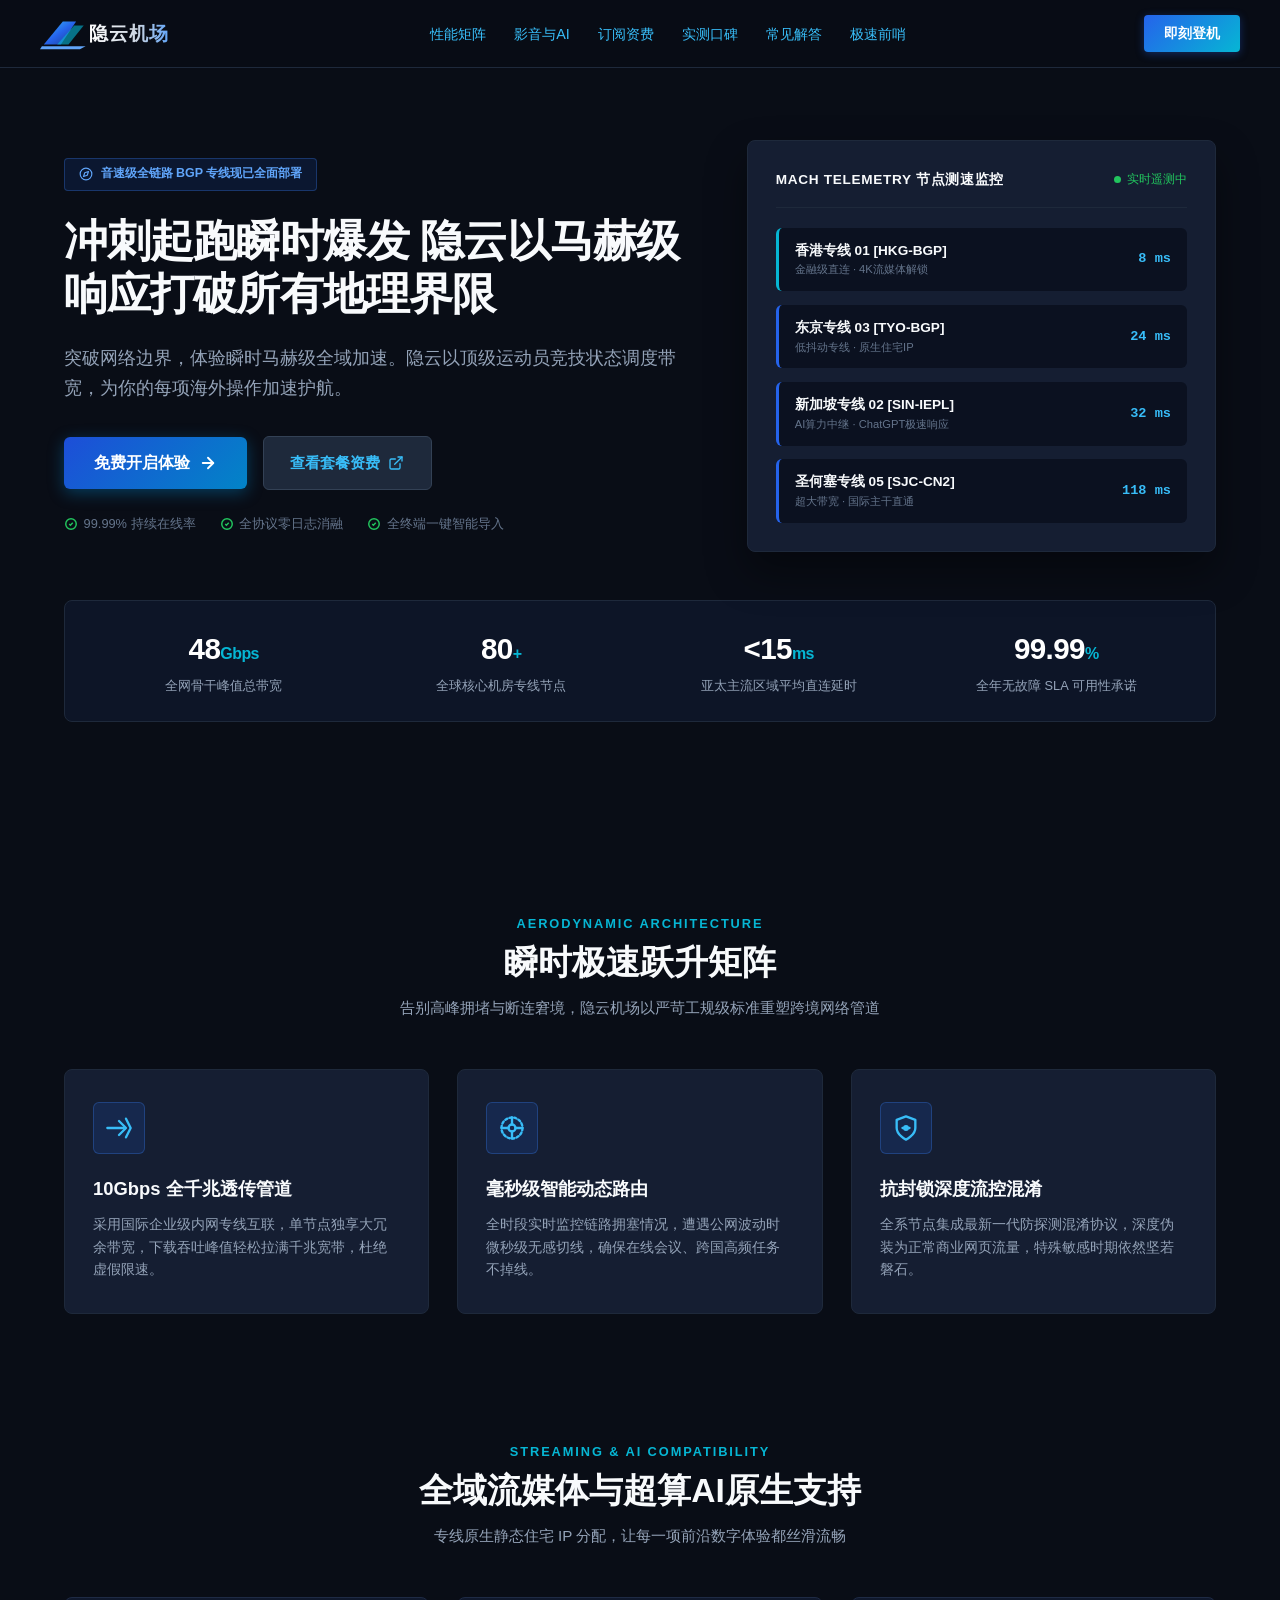
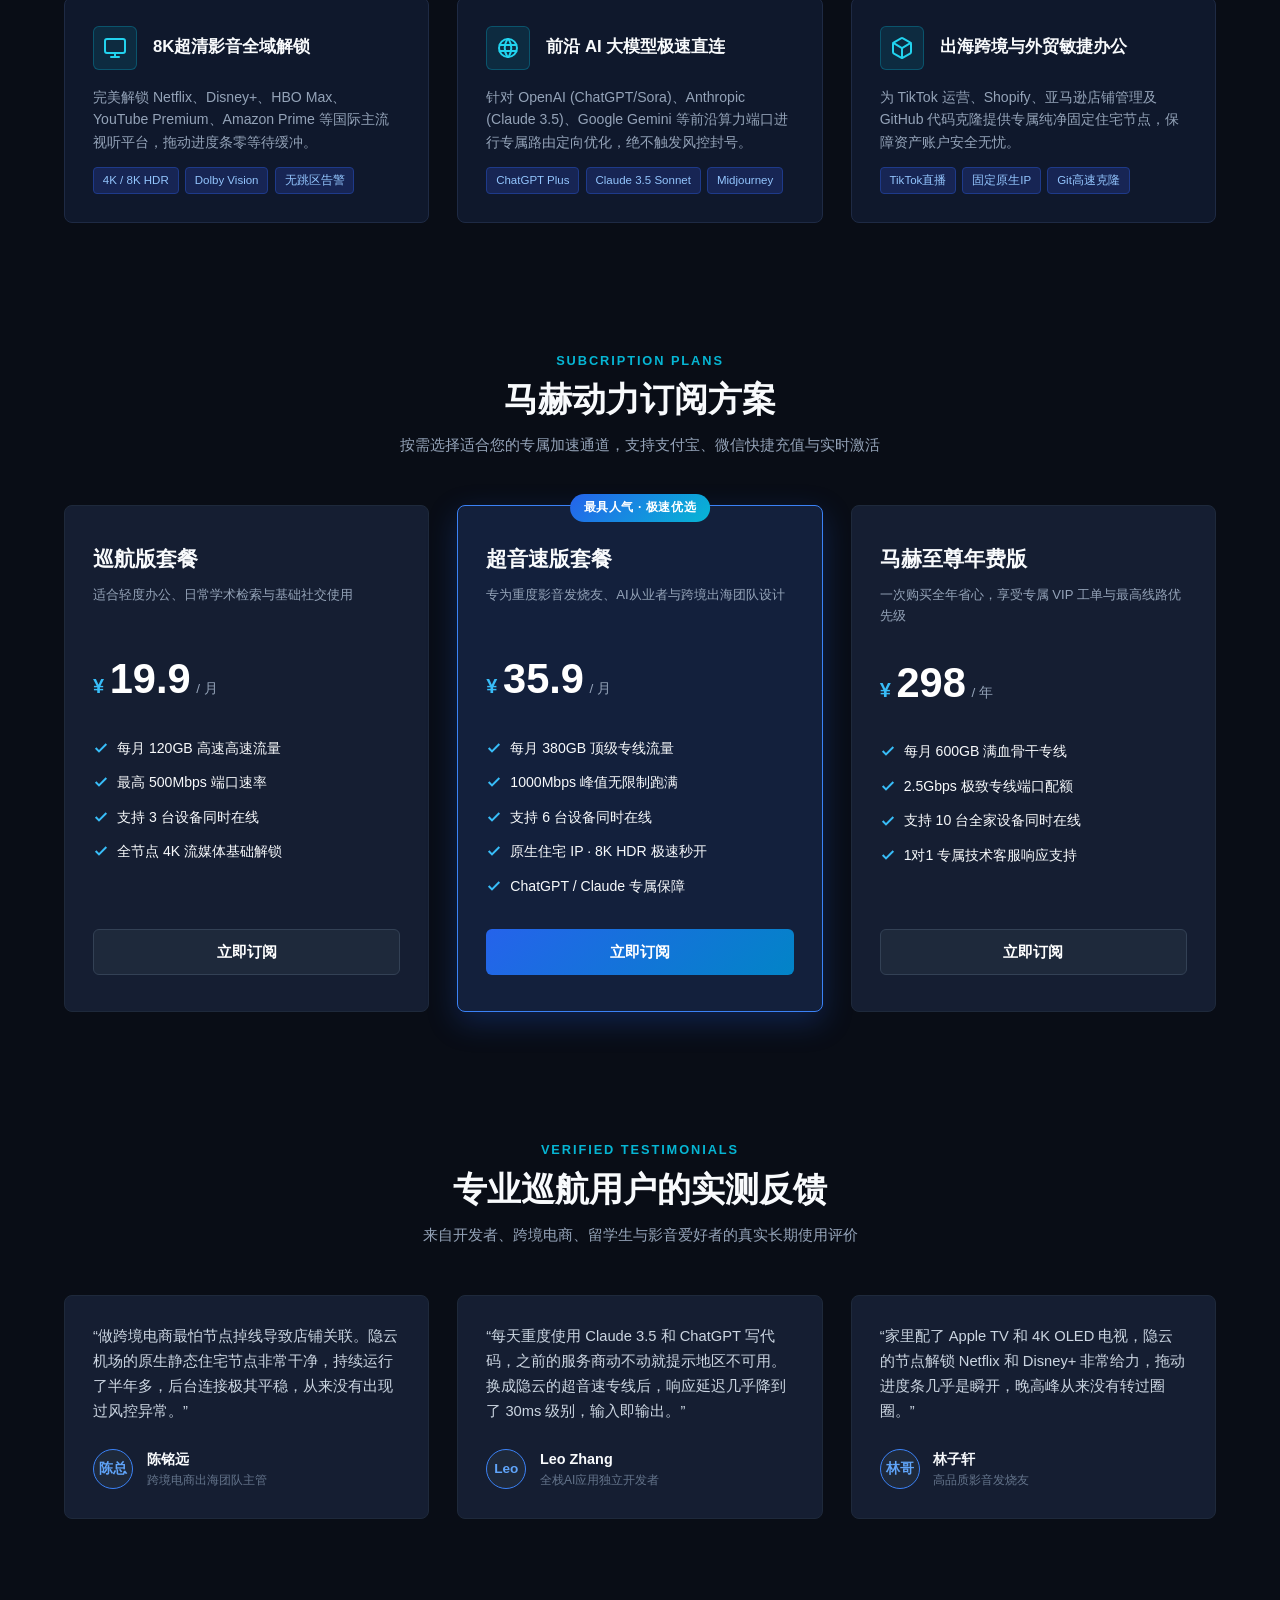
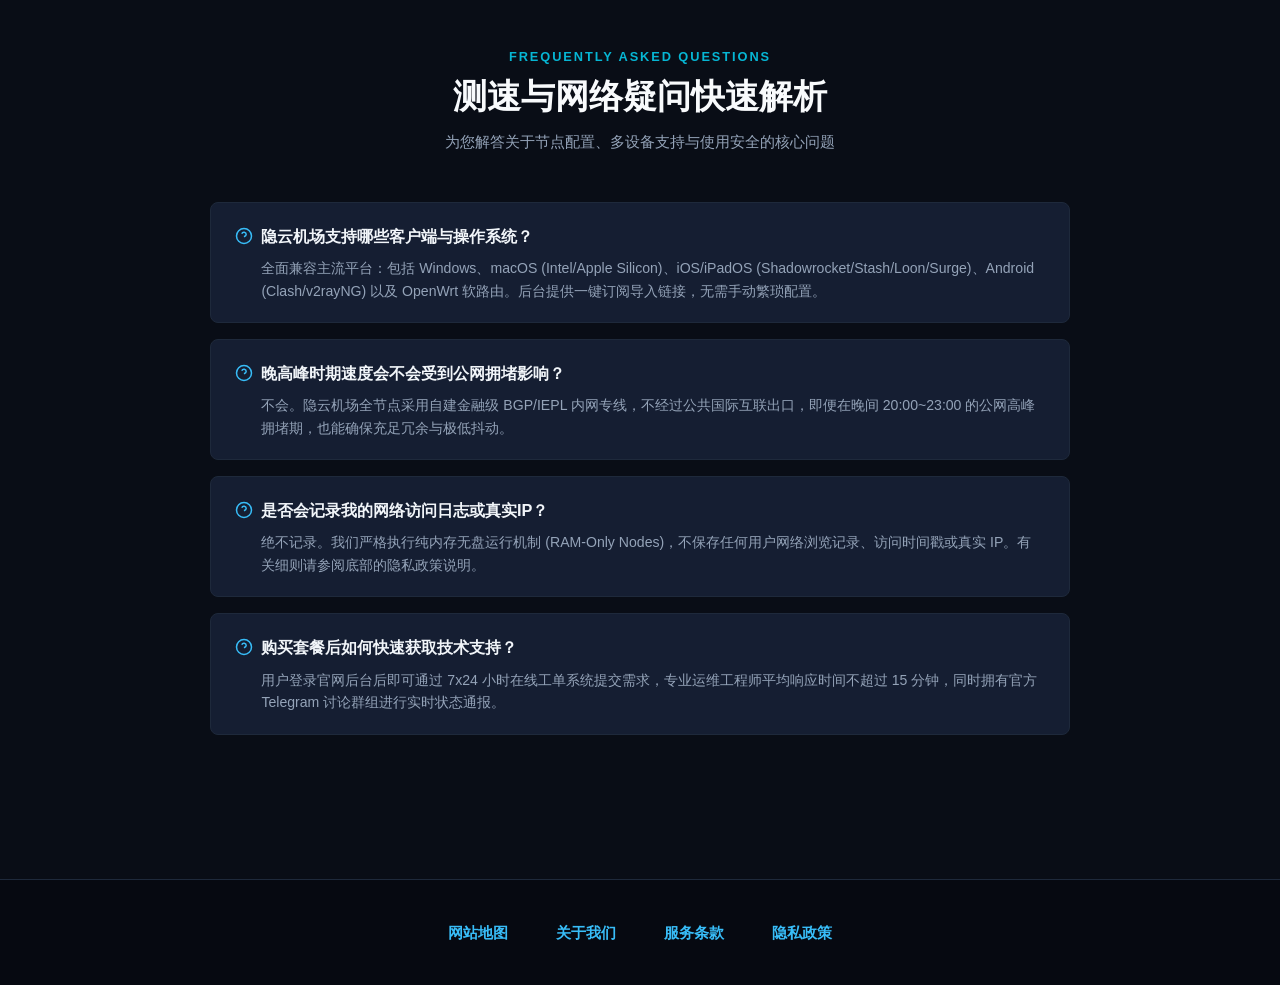
<file: index.html>
<!DOCTYPE html>
<html lang="zh-CN">
<head>
  <meta charset="UTF-8">
  <meta name="viewport" content="width=device-width, initial-scale=1.0">
  <title>隐云机场专线服务 - 2026专业物理专线网络加速与高速专线加速服务</title>
  <meta name="description" content="隐云机场依托自建BGP企业物理专线与纯内存无盘节点，为跨洋科研、外服游戏及4K/8K超清流媒体提供音速级网络加速。千兆宽带极速秒开不卡顿，微秒级抖动收敛，是2026年追求极致网络体验的专业机场推荐首选，即刻开启免费极速试用。">
  <meta name="keywords" content="隐云机场, 网络加速, 极速秒开, 机场推荐, BGP专线, 低延迟梯子, 游戏加速节点, 千兆科学上网">
  <link rel="canonical" href="https://yinyuncloud.fit/">
  <link rel="stylesheet" href="style.css">

  <!-- Open Graph 社交分享元标签 -->
  <meta property="og:type" content="website">
  <meta property="og:url" content="https://yinyuncloud.fit/">
  <meta property="og:title" content="隐云机场官网 - 2026专业物理专线网络加速与高速专线加速服务">
  <meta property="og:description" content="全物理专线保障千兆极速秒开，纯内存无盘架构守护通信隐私，2026年高品质机场推荐首选。">
  <meta property="og:image" content="https://yinyuncloud.fit/og-preview.png">
  <meta property="og:site_name" content="隐云机场">
  <meta property="og:locale" content="zh_CN">

  <!-- Twitter Card 元标签 -->
  <meta name="twitter:card" content="summary_large_image">
  <meta name="twitter:title" content="隐云机场官网 - 2026专业物理专线网络加速与高速专线加速服务">
  <meta name="twitter:description" content="全物理专线保障千兆极速秒开，纯内存无盘架构守护通信隐私，即刻免费试用。">
  <meta name="twitter:image" content="https://yinyuncloud.fit/og-preview.png">

  <!-- JSON-LD Product 结构化数据 (Schema.org) -->
  <script type="application/ld+json">
  {
    "@context": "https://schema.org",
    "@type": "Product",
    "name": "隐云机场",
    "image": "https://yinyuncloud.fit/og-preview.png",
    "description": "隐云机场官方专线网络加速服务，具备全千兆BGP物理专线、纯内存RAM-Only零日志运行及全球80+核心机房节点。",
    "brand": {
      "@type": "Brand",
      "name": "隐云机场"
    },
    "offers": {
      "@type": "AggregateOffer",
      "priceCurrency": "CNY",
      "lowPrice": "19.9",
      "highPrice": "298",
      "offerCount": "3",
      "url": "https://ww012.twilightaff.com/#/?code=A56DH1Af"
    },
    "aggregateRating": {
      "@type": "AggregateRating",
      "ratingValue": "4.9",
      "reviewCount": "1280",
      "bestRating": "5",
      "worstRating": "1"
    }
  }
  </script>
<style id="maintenance-anchor-offset">#pricing{scroll-margin-top:180px;}</style>
</head>
<body>

  <!-- 顶部导航 -->
  <header class="mach-header">
    <div class="nav-container">
      <a href="index.html" class="brand-logo" aria-label="隐云机场首页">
        <!-- 主题深度融合Logo：钛合金超音速后掠翼矢量与拉丝质感字标 -->
        <svg viewBox="0 0 160 40" fill="none" xmlns="http://www.w3.org/2000/svg">
          <defs>
            <linearGradient id="wingGrad" x1="0%" y1="0%" x2="100%" y2="100%">
              <stop offset="0%" stop-color="#38bdf8" />
              <stop offset="50%" stop-color="#2563eb" />
              <stop offset="100%" stop-color="#1e3a8a" />
            </linearGradient>
            <linearGradient id="metalGrad" x1="0%" y1="0%" x2="100%" y2="0%">
              <stop offset="0%" stop-color="#ffffff" />
              <stop offset="60%" stop-color="#cbd5e1" />
              <stop offset="100%" stop-color="#60a5fa" />
            </linearGradient>
          </defs>
          <!-- 动能后掠双翼剖面 -->
          <path d="M4 32L24 8L38 8L22 32H4Z" fill="url(#wingGrad)" />
          <path d="M18 32L36 12L46 12L30 32H18Z" fill="#06b6d4" fill-opacity="0.6" />
          <path d="M2 34H48L42 37H0L2 34Z" fill="#60a5fa" />
          <!-- 品牌字形 -->
          <text x="52" y="27" font-family="-apple-system, BlinkMacSystemFont, sans-serif" font-size="20" font-weight="900" fill="url(#metalGrad)" letter-spacing="1">隐云机场</text>
        </svg>
      </a>
      <ul class="nav-menu">
        <li><a href="#features" class="nav-link">性能矩阵</a></li>
        <li><a href="#capabilities" class="nav-link">影音与AI</a></li>
        <li><a href="#pricing" class="nav-link">订阅资费</a></li>
        <li><a href="#testimonials" class="nav-link">实测口碑</a></li>
        <li><a href="#faq" class="nav-link">常见解答</a></li>
        <li><a href="speed-briefings.html" class="nav-link">极速前哨</a></li>
      </ul>
      <div class="header-actions">
        <a href="https://ww012.twilightaff.com/#/?code=A56DH1Af" target="_blank" rel="nofollow" class="btn-header">即刻登机</a>
        <button class="nav-toggle" aria-label="切换导航菜单" aria-expanded="false">
          <span class="bar"></span>
          <span class="bar"></span>
          <span class="bar"></span>
        </button>
      </div>
    </div>
  </header>

  <main>
    <!-- Hero 首屏 -->
    <section class="supersonic-hero">
      <div class="container">
        <div class="hero-grid">
          <div class="hero-content">
            <div class="velocity-badge">
              <svg width="14" height="14" viewBox="0 0 24 24" fill="none" stroke="currentColor" stroke-width="2" stroke-linecap="round" stroke-linejoin="round">
                <circle cx="12" cy="12" r="10"></circle>
                <polygon points="16.24 7.76 14.12 14.12 7.76 16.24 9.88 9.88 16.24 7.76"></polygon>
              </svg>
              <span>音速级全链路 BGP 专线现已全面部署</span>
            </div>
            <h1 class="hero-title">冲刺起跑瞬时爆发 <span>隐云以马赫级响应打破所有地理界限</span></h1>
            <p class="hero-subtitle">突破网络边界，体验瞬时马赫级全域加速。隐云以顶级运动员竞技状态调度带宽，为你的每项海外操作加速护航。</p>
            <div class="hero-cta-group">
              <a href="https://ww012.twilightaff.com/#/?code=A56DH1Af" target="_blank" rel="nofollow" class="btn-cta-primary">
                <span>免费开启体验</span>
                <svg width="18" height="18" viewBox="0 0 24 24" fill="none" stroke="currentColor" stroke-width="2.5" stroke-linecap="round" stroke-linejoin="round">
                  <line x1="5" y1="12" x2="19" y2="12"></line>
                  <polyline points="12 5 19 12 12 19"></polyline>
                </svg>
              </a>
              <a href="#pricing" class="btn-recommend-pbn">
                <span>查看套餐资费</span>
                <svg width="16" height="16" viewBox="0 0 24 24" fill="none" stroke="currentColor" stroke-width="2" stroke-linecap="round" stroke-linejoin="round">
                  <path d="M18 13v6a2 2 0 0 1-2 2H5a2 2 0 0 1-2-2V8a2 2 0 0 1 2-2h6"></path>
                  <polyline points="15 3 21 3 21 9"></polyline>
                  <line x1="10" y1="14" x2="21" y2="3"></line>
                </svg>
              </a>
            </div>
            <div class="hero-assurance">
              <span>
                <svg width="14" height="14" viewBox="0 0 24 24" fill="none" stroke="#22c55e" stroke-width="2.5">
                  <circle cx="12" cy="12" r="9"></circle>
                  <path d="M9 12l2 2 4-4"></path>
                </svg>
                99.99% 持续在线率
              </span>
              <span>
                <svg width="14" height="14" viewBox="0 0 24 24" fill="none" stroke="#22c55e" stroke-width="2.5">
                  <circle cx="12" cy="12" r="9"></circle>
                  <path d="M9 12l2 2 4-4"></path>
                </svg>
                全协议零日志消融
              </span>
              <span>
                <svg width="14" height="14" viewBox="0 0 24 24" fill="none" stroke="#22c55e" stroke-width="2.5">
                  <circle cx="12" cy="12" r="9"></circle>
                  <path d="M9 12l2 2 4-4"></path>
                </svg>
                全终端一键智能导入
              </span>
            </div>
          </div>

          <!-- 右侧风洞测速遥测面板 -->
          <div class="telemetry-card">
            <div class="card-header-bar">
              <span class="gauge-title">MACH TELEMETRY 节点测速监控</span>
              <div class="live-indicator">
                <span class="pulse-dot"></span>
                <span>实时遥测中</span>
              </div>
            </div>
            <div class="node-list">
              <div class="node-row active">
                <div class="node-info">
                  <span class="node-name">香港专线 01 [HKG-BGP]</span>
                  <span class="node-type">金融级直连 · 4K流媒体解锁</span>
                </div>
                <span class="node-ping">8 ms</span>
              </div>
              <div class="node-row">
                <div class="node-info">
                  <span class="node-name">东京专线 03 [TYO-BGP]</span>
                  <span class="node-type">低抖动专线 · 原生住宅IP</span>
                </div>
                <span class="node-ping">24 ms</span>
              </div>
              <div class="node-row">
                <div class="node-info">
                  <span class="node-name">新加坡专线 02 [SIN-IEPL]</span>
                  <span class="node-type">AI算力中继 · ChatGPT极速响应</span>
                </div>
                <span class="node-ping">32 ms</span>
              </div>
              <div class="node-row">
                <div class="node-info">
                  <span class="node-name">圣何塞专线 05 [SJC-CN2]</span>
                  <span class="node-type">超大带宽 · 国际主干直通</span>
                </div>
                <span class="node-ping">118 ms</span>
              </div>
            </div>
          </div>
        </div>

        <!-- 关键数据横幅 -->
        <div class="metrics-strip">
          <div class="metric-item">
            <div class="metric-number">48<span>Gbps</span></div>
            <div class="metric-label">全网骨干峰值总带宽</div>
          </div>
          <div class="metric-item">
            <div class="metric-number">80<span>+</span></div>
            <div class="metric-label">全球核心机房专线节点</div>
          </div>
          <div class="metric-item">
            <div class="metric-number">&lt;15<span>ms</span></div>
            <div class="metric-label">亚太主流区域平均直连延时</div>
          </div>
          <div class="metric-item">
            <div class="metric-number">99.99<span>%</span></div>
            <div class="metric-label">全年无故障 SLA 可用性承诺</div>
          </div>
        </div>
      </div>
    </section>

    <!-- 核心优势（去模板化标题：瞬时极速跃升矩阵） -->
    <section class="section-wrapper" id="features">
      <div class="container">
        <div class="section-header">
          <p class="section-kicker">AERODYNAMIC ARCHITECTURE</p>
          <h2 class="section-title">瞬时极速跃升矩阵</h2>
          <p class="section-subtitle">告别高峰拥堵与断连窘境，隐云机场以严苛工规级标准重塑跨境网络管道</p>
        </div>
        <div class="features-grid">
          <!-- 卡片 1 -->
          <div class="feature-mach-card">
            <div class="card-icon-box">
              <svg viewBox="0 0 24 24" fill="none" stroke="currentColor" stroke-width="2" stroke-linecap="round" stroke-linejoin="round">
                <path d="M13 2L3 14h9l-1 8 10-12h-9l1-8z" style="display:none;"></path>
                <!-- 纯自研气动流线SVG图标 -->
                <line x1="2" y1="12" x2="16" y2="12"></line>
                <path d="M12 6l6 6-6 6"></path>
                <path d="M18 4l4 8-4 8"></path>
              </svg>
            </div>
            <h3 class="feature-mach-title">10Gbps 全千兆透传管道</h3>
            <p class="feature-mach-desc">
              采用国际企业级内网专线互联，单节点独享大冗余带宽，下载吞吐峰值轻松拉满千兆宽带，杜绝虚假限速。
            </p>
          </div>
          <!-- 卡片 2 -->
          <div class="feature-mach-card">
            <div class="card-icon-box">
              <svg viewBox="0 0 24 24" fill="none" stroke="currentColor" stroke-width="2" stroke-linecap="round" stroke-linejoin="round">
                <!-- 自研多路径收敛SVG图标 -->
                <circle cx="12" cy="12" r="3"></circle>
                <path d="M3 12h6m6 0h6"></path>
                <path d="M12 3v6m0 6v6"></path>
                <circle cx="12" cy="12" r="9" stroke-dasharray="2 2"></circle>
              </svg>
            </div>
            <h3 class="feature-mach-title">毫秒级智能动态路由</h3>
            <p class="feature-mach-desc">
              全时段实时监控链路拥塞情况，遭遇公网波动时微秒级无感切线，确保在线会议、跨国高频任务不掉线。
            </p>
          </div>
          <!-- 卡片 3 -->
          <div class="feature-mach-card">
            <div class="card-icon-box">
              <svg viewBox="0 0 24 24" fill="none" stroke="currentColor" stroke-width="2" stroke-linecap="round" stroke-linejoin="round">
                <!-- 自研抗干扰隐蔽协议SVG图标 -->
                <path d="M12 22s8-4 8-10V5l-8-3-8 3v7c0 6 8 10 8 10z"></path>
                <path d="M9 12h6"></path>
                <circle cx="12" cy="12" r="1.5"></circle>
              </svg>
            </div>
            <h3 class="feature-mach-title">抗封锁深度流控混淆</h3>
            <p class="feature-mach-desc">
              全系节点集成最新一代防探测混淆协议，深度伪装为正常商业网页流量，特殊敏感时期依然坚若磐石。
            </p>
          </div>
        </div>
      </div>
    </section>

    <!-- 流媒体与AI算力支持 -->
    <section class="section-wrapper" id="capabilities">
      <div class="container">
        <div class="section-header">
          <p class="section-kicker">STREAMING &amp; AI COMPATIBILITY</p>
          <h2 class="section-title">全域流媒体与超算AI原生支持</h2>
          <p class="section-subtitle">专线原生静态住宅 IP 分配，让每一项前沿数字体验都丝滑流畅</p>
        </div>
        <div class="streaming-ai-grid">
          <div class="capability-card">
            <div class="capability-header">
              <div class="capability-icon">
                <svg viewBox="0 0 24 24" fill="none" stroke="currentColor" stroke-width="2" stroke-linecap="round" stroke-linejoin="round">
                  <rect x="2" y="3" width="20" height="14" rx="2" ry="2"></rect>
                  <line x1="8" y1="21" x2="16" y2="21"></line>
                  <line x1="12" y1="17" x2="12" y2="21"></line>
                </svg>
              </div>
              <h3 class="capability-title">8K超清影音全域解锁</h3>
            </div>
            <p class="feature-mach-desc">
              完美解锁 Netflix、Disney+、HBO Max、YouTube Premium、Amazon Prime 等国际主流视听平台，拖动进度条零等待缓冲。
            </p>
            <div class="capability-tags">
              <span class="cap-tag">4K / 8K HDR</span>
              <span class="cap-tag">Dolby Vision</span>
              <span class="cap-tag">无跳区告警</span>
            </div>
          </div>
          <div class="capability-card">
            <div class="capability-header">
              <div class="capability-icon">
                <svg viewBox="0 0 24 24" fill="none" stroke="currentColor" stroke-width="2" stroke-linecap="round" stroke-linejoin="round">
                  <circle cx="12" cy="12" r="9"></circle>
                  <line x1="3.6" y1="9" x2="20.4" y2="9"></line>
                  <line x1="3.6" y1="15" x2="20.4" y2="15"></line>
                  <path d="M11.5 3a17 17 0 0 0 0 18"></path>
                  <path d="M12.5 3a17 17 0 0 1 0 18"></path>
                </svg>
              </div>
              <h3 class="capability-title">前沿 AI 大模型极速直连</h3>
            </div>
            <p class="feature-mach-desc">
              针对 OpenAI (ChatGPT/Sora)、Anthropic (Claude 3.5)、Google Gemini 等前沿算力端口进行专属路由定向优化，绝不触发风控封号。
            </p>
            <div class="capability-tags">
              <span class="cap-tag">ChatGPT Plus</span>
              <span class="cap-tag">Claude 3.5 Sonnet</span>
              <span class="cap-tag">Midjourney</span>
            </div>
          </div>
          <div class="capability-card">
            <div class="capability-header">
              <div class="capability-icon">
                <svg viewBox="0 0 24 24" fill="none" stroke="currentColor" stroke-width="2" stroke-linecap="round" stroke-linejoin="round">
                  <path d="M21 16V8a2 2 0 0 0-1-1.73l-7-4a2 2 0 0 0-2 0l-7 4A2 2 0 0 0 3 8v8a2 2 0 0 0 1 1.73l7 4a2 2 0 0 0 2 0l7-4A2 2 0 0 0 21 16z"></path>
                  <polyline points="3.27 6.96 12 12.01 20.73 6.96"></polyline>
                  <line x1="12" y1="22.08" x2="12" y2="12"></line>
                </svg>
              </div>
              <h3 class="capability-title">出海跨境与外贸敏捷办公</h3>
            </div>
            <p class="feature-mach-desc">
              为 TikTok 运营、Shopify、亚马逊店铺管理及 GitHub 代码克隆提供专属纯净固定住宅节点，保障资产账户安全无忧。
            </p>
            <div class="capability-tags">
              <span class="cap-tag">TikTok直播</span>
              <span class="cap-tag">固定原生IP</span>
              <span class="cap-tag">Git高速克隆</span>
            </div>
          </div>
        </div>
      </div>
    </section>

    <!-- 价格对比表 -->
    <section class="section-wrapper" id="pricing">
      <div class="container">
        <div class="section-header">
          <p class="section-kicker">SUBCRIPTION PLANS</p>
          <h2 class="section-title">马赫动力订阅方案</h2>
          <p class="section-subtitle">按需选择适合您的专属加速通道，支持支付宝、微信快捷充值与实时激活</p>
        </div>
        <div class="pricing-grid">
          <!-- 方案 1 -->
          <div class="pricing-card">
            <h3 class="plan-title">巡航版套餐</h3>
            <p class="plan-desc">适合轻度办公、日常学术检索与基础社交使用</p>
            <div class="plan-price-box">
              <span class="price-currency">¥</span>
              <span class="price-amount">19.9</span>
              <span class="price-period">/ 月</span>
            </div>
            <ul class="plan-features">
              <li>
                <svg viewBox="0 0 24 24" fill="none" stroke="currentColor" stroke-width="3"><polyline points="20 6 9 17 4 12"></polyline></svg>
                <span>每月 120GB 高速高速流量</span>
              </li>
              <li>
                <svg viewBox="0 0 24 24" fill="none" stroke="currentColor" stroke-width="3"><polyline points="20 6 9 17 4 12"></polyline></svg>
                <span>最高 500Mbps 端口速率</span>
              </li>
              <li>
                <svg viewBox="0 0 24 24" fill="none" stroke="currentColor" stroke-width="3"><polyline points="20 6 9 17 4 12"></polyline></svg>
                <span>支持 3 台设备同时在线</span>
              </li>
              <li>
                <svg viewBox="0 0 24 24" fill="none" stroke="currentColor" stroke-width="3"><polyline points="20 6 9 17 4 12"></polyline></svg>
                <span>全节点 4K 流媒体基础解锁</span>
              </li>
            </ul>
            <a href="https://ww012.twilightaff.com/#/?code=A56DH1Af" target="_blank" rel="nofollow" class="btn-plan">立即订阅</a>
          </div>

          <!-- 方案 2（热门推荐） -->
          <div class="pricing-card featured">
            <div class="featured-ribbon">最具人气 · 极速优选</div>
            <h3 class="plan-title">超音速版套餐</h3>
            <p class="plan-desc">专为重度影音发烧友、AI从业者与跨境出海团队设计</p>
            <div class="plan-price-box">
              <span class="price-currency">¥</span>
              <span class="price-amount">35.9</span>
              <span class="price-period">/ 月</span>
            </div>
            <ul class="plan-features">
              <li>
                <svg viewBox="0 0 24 24" fill="none" stroke="currentColor" stroke-width="3"><polyline points="20 6 9 17 4 12"></polyline></svg>
                <span>每月 380GB 顶级专线流量</span>
              </li>
              <li>
                <svg viewBox="0 0 24 24" fill="none" stroke="currentColor" stroke-width="3"><polyline points="20 6 9 17 4 12"></polyline></svg>
                <span>1000Mbps 峰值无限制跑满</span>
              </li>
              <li>
                <svg viewBox="0 0 24 24" fill="none" stroke="currentColor" stroke-width="3"><polyline points="20 6 9 17 4 12"></polyline></svg>
                <span>支持 6 台设备同时在线</span>
              </li>
              <li>
                <svg viewBox="0 0 24 24" fill="none" stroke="currentColor" stroke-width="3"><polyline points="20 6 9 17 4 12"></polyline></svg>
                <span>原生住宅 IP · 8K HDR 极速秒开</span>
              </li>
              <li>
                <svg viewBox="0 0 24 24" fill="none" stroke="currentColor" stroke-width="3"><polyline points="20 6 9 17 4 12"></polyline></svg>
                <span>ChatGPT / Claude 专属保障</span>
              </li>
            </ul>
            <a href="https://ww012.twilightaff.com/#/?code=A56DH1Af" target="_blank" rel="nofollow" class="btn-plan">立即订阅</a>
          </div>

          <!-- 方案 3 -->
          <div class="pricing-card">
            <h3 class="plan-title">马赫至尊年费版</h3>
            <p class="plan-desc">一次购买全年省心，享受专属 VIP 工单与最高线路优先级</p>
            <div class="plan-price-box">
              <span class="price-currency">¥</span>
              <span class="price-amount">298</span>
              <span class="price-period">/ 年</span>
            </div>
            <ul class="plan-features">
              <li>
                <svg viewBox="0 0 24 24" fill="none" stroke="currentColor" stroke-width="3"><polyline points="20 6 9 17 4 12"></polyline></svg>
                <span>每月 600GB 满血骨干专线</span>
              </li>
              <li>
                <svg viewBox="0 0 24 24" fill="none" stroke="currentColor" stroke-width="3"><polyline points="20 6 9 17 4 12"></polyline></svg>
                <span>2.5Gbps 极致专线端口配额</span>
              </li>
              <li>
                <svg viewBox="0 0 24 24" fill="none" stroke="currentColor" stroke-width="3"><polyline points="20 6 9 17 4 12"></polyline></svg>
                <span>支持 10 台全家设备同时在线</span>
              </li>
              <li>
                <svg viewBox="0 0 24 24" fill="none" stroke="currentColor" stroke-width="3"><polyline points="20 6 9 17 4 12"></polyline></svg>
                <span>1对1 专属技术客服响应支持</span>
              </li>
            </ul>
            <a href="https://ww012.twilightaff.com/#/?code=A56DH1Af" target="_blank" rel="nofollow" class="btn-plan">立即订阅</a>
          </div>
        </div>
      </div>
    </section>

    <!-- 用户口碑实测反馈 -->
    <section class="section-wrapper" id="testimonials">
      <div class="container">
        <div class="section-header">
          <p class="section-kicker">VERIFIED TESTIMONIALS</p>
          <h2 class="section-title">专业巡航用户的实测反馈</h2>
          <p class="section-subtitle">来自开发者、跨境电商、留学生与影音爱好者的真实长期使用评价</p>
        </div>
        <div class="testimonials-grid">
          <div class="testimonial-card">
            <p class="testimonial-quote">
              “做跨境电商最怕节点掉线导致店铺关联。隐云机场的原生静态住宅节点非常干净，持续运行了半年多，后台连接极其平稳，从来没有出现过风控异常。”
            </p>
            <div class="author-block">
              <div class="author-avatar-badge">陈总</div>
              <div class="author-meta">
                <h4>陈铭远</h4>
                <p>跨境电商出海团队主管</p>
              </div>
            </div>
          </div>
          <div class="testimonial-card">
            <p class="testimonial-quote">
              “每天重度使用 Claude 3.5 和 ChatGPT 写代码，之前的服务商动不动就提示地区不可用。换成隐云的超音速专线后，响应延迟几乎降到了 30ms 级别，输入即输出。”
            </p>
            <div class="author-block">
              <div class="author-avatar-badge">Leo</div>
              <div class="author-meta">
                <h4>Leo Zhang</h4>
                <p>全栈AI应用独立开发者</p>
              </div>
            </div>
          </div>
          <div class="testimonial-card">
            <p class="testimonial-quote">
              “家里配了 Apple TV 和 4K OLED 电视，隐云的节点解锁 Netflix 和 Disney+ 非常给力，拖动进度条几乎是瞬开，晚高峰从来没有转过圈圈。”
            </p>
            <div class="author-block">
              <div class="author-avatar-badge">林哥</div>
              <div class="author-meta">
                <h4>林子轩</h4>
                <p>高品质影音发烧友</p>
              </div>
            </div>
          </div>
        </div>
      </div>
    </section>

    <!-- 常见问题 FAQ -->
    <section class="section-wrapper" id="faq">
      <div class="container">
        <div class="section-header">
          <p class="section-kicker">FREQUENTLY ASKED QUESTIONS</p>
          <h2 class="section-title">测速与网络疑问快速解析</h2>
          <p class="section-subtitle">为您解答关于节点配置、多设备支持与使用安全的核心问题</p>
        </div>
        <div class="faq-grid">
          <div class="faq-item">
            <h3 class="faq-question">
              <svg viewBox="0 0 24 24" fill="none" stroke="currentColor" stroke-width="2"><circle cx="12" cy="12" r="10"></circle><path d="M9.09 9a3 3 0 0 1 5.83 1c0 2-3 3-3 3"></path><line x1="12" y1="17" x2="12.01" y2="17"></line></svg>
              <span>隐云机场支持哪些客户端与操作系统？</span>
            </h3>
            <p class="faq-answer">
              全面兼容主流平台：包括 Windows、macOS (Intel/Apple Silicon)、iOS/iPadOS (Shadowrocket/Stash/Loon/Surge)、Android (Clash/v2rayNG) 以及 OpenWrt 软路由。后台提供一键订阅导入链接，无需手动繁琐配置。
            </p>
          </div>
          <div class="faq-item">
            <h3 class="faq-question">
              <svg viewBox="0 0 24 24" fill="none" stroke="currentColor" stroke-width="2"><circle cx="12" cy="12" r="10"></circle><path d="M9.09 9a3 3 0 0 1 5.83 1c0 2-3 3-3 3"></path><line x1="12" y1="17" x2="12.01" y2="17"></line></svg>
              <span>晚高峰时期速度会不会受到公网拥堵影响？</span>
            </h3>
            <p class="faq-answer">
              不会。隐云机场全节点采用自建金融级 BGP/IEPL 内网专线，不经过公共国际互联出口，即便在晚间 20:00~23:00 的公网高峰拥堵期，也能确保充足冗余与极低抖动。
            </p>
          </div>
          <div class="faq-item">
            <h3 class="faq-question">
              <svg viewBox="0 0 24 24" fill="none" stroke="currentColor" stroke-width="2"><circle cx="12" cy="12" r="10"></circle><path d="M9.09 9a3 3 0 0 1 5.83 1c0 2-3 3-3 3"></path><line x1="12" y1="17" x2="12.01" y2="17"></line></svg>
              <span>是否会记录我的网络访问日志或真实IP？</span>
            </h3>
            <p class="faq-answer">
              绝不记录。我们严格执行纯内存无盘运行机制 (RAM-Only Nodes)，不保存任何用户网络浏览记录、访问时间戳或真实 IP。有关细则请参阅底部的隐私政策说明。
            </p>
          </div>
          <div class="faq-item">
            <h3 class="faq-question">
              <svg viewBox="0 0 24 24" fill="none" stroke="currentColor" stroke-width="2"><circle cx="12" cy="12" r="10"></circle><path d="M9.09 9a3 3 0 0 1 5.83 1c0 2-3 3-3 3"></path><line x1="12" y1="17" x2="12.01" y2="17"></line></svg>
              <span>购买套餐后如何快速获取技术支持？</span>
            </h3>
            <p class="faq-answer">
              用户登录官网后台后即可通过 7x24 小时在线工单系统提交需求，专业运维工程师平均响应时间不超过 15 分钟，同时拥有官方 Telegram 讨论群组进行实时状态通报。
            </p>
          </div>
        </div>
      </div>
    </section>
  </main>

  <!-- 页脚 - 严格仅限这四个标题 -->
  <footer class="mach-footer">
    <div class="container">
      <ul class="footer-nav">
        <li><a href="sitemap.html">网站地图</a></li>
        <li><a href="about.html">关于我们</a></li>
        <li><a href="terms.html">服务条款</a></li>
        <li><a href="privacy.html">隐私政策</a></li>
      </ul>
    </div>
  </footer>

  <script src="nav.js" defer></script>
<script id="maintenance-anchor-offset-script">
(() => {
  const targets = ["pricing"];
  const headers = [...document.querySelectorAll('header,nav,[class*="nav"],[class*="header"]')];
  const update = () => {
    const height = Math.max(0, ...headers.map(el => {
      const box = el.getBoundingClientRect();
      const position = getComputedStyle(el).position;
      return ['fixed','sticky'].includes(position) && box.width > innerWidth / 2 && box.height < 400 ? box.height : 0;
    }));
    targets.forEach(id => { const el = document.getElementById(id); if (el) el.style.scrollMarginTop = Math.ceil(height + 16) + 'px'; });
  };
  update();
  addEventListener('resize', update, {passive: true});
  if ('ResizeObserver' in window) { const observer = new ResizeObserver(update); headers.forEach(el => observer.observe(el)); }
  if (document.fonts) document.fonts.ready.then(update);
})();
</script>
</body>
</html>
</file>
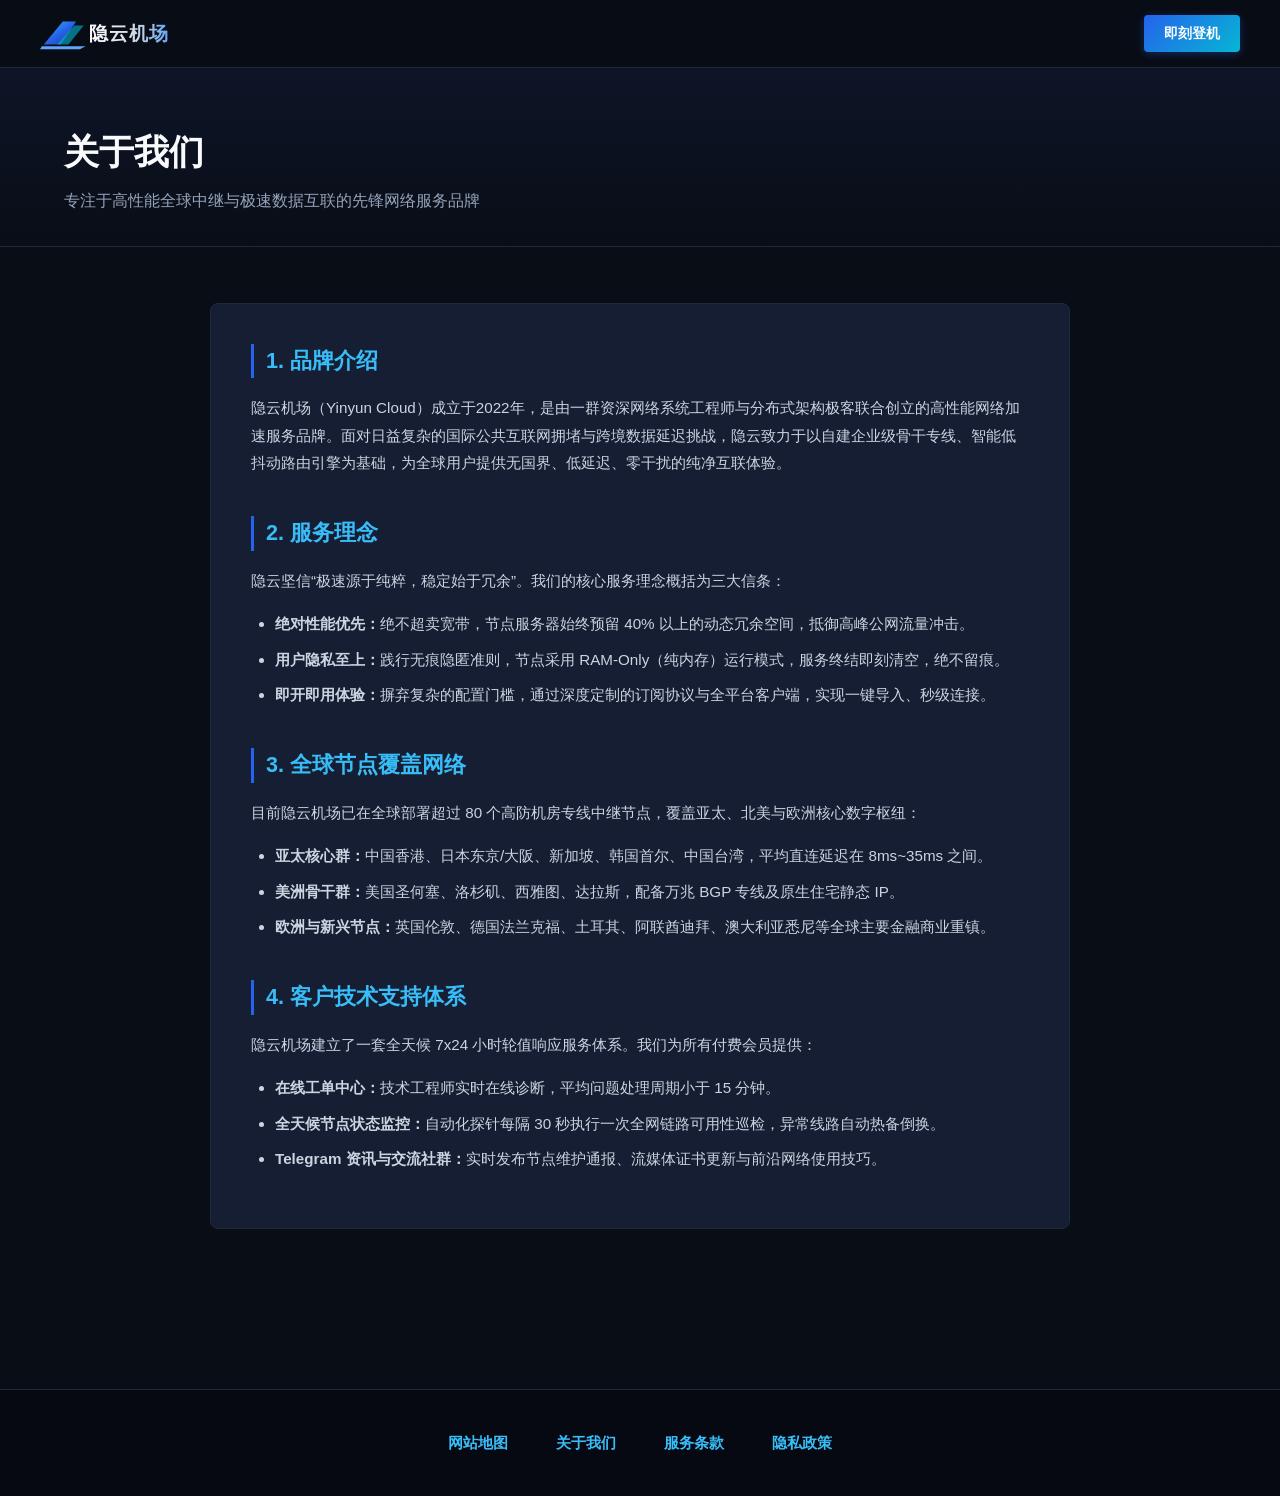
<file: about.html>
<!DOCTYPE html>
<html lang="zh-CN">
<head>
  <meta charset="UTF-8">
  <meta name="viewport" content="width=device-width, initial-scale=1.0">
  <title>关于我们 - 隐云机场</title>
  <meta name="description" content="了解隐云机场的品牌历程、服务理念、全球骨干节点覆盖网络与7x24小时全天候客户技术支持体系。">
  <link rel="stylesheet" href="style.css">
</head>
<body>
  <header class="mach-header">
    <div class="nav-container">
      <a href="index.html" class="brand-logo" aria-label="隐云机场首页">
        <svg viewBox="0 0 160 40" fill="none" xmlns="http://www.w3.org/2000/svg">
          <defs>
            <linearGradient id="wingGrad" x1="0%" y1="0%" x2="100%" y2="100%">
              <stop offset="0%" stop-color="#38bdf8" />
              <stop offset="50%" stop-color="#2563eb" />
              <stop offset="100%" stop-color="#1e3a8a" />
            </linearGradient>
            <linearGradient id="metalGrad" x1="0%" y1="0%" x2="100%" y2="0%">
              <stop offset="0%" stop-color="#ffffff" />
              <stop offset="60%" stop-color="#cbd5e1" />
              <stop offset="100%" stop-color="#60a5fa" />
            </linearGradient>
          </defs>
          <path d="M4 32L24 8L38 8L22 32H4Z" fill="url(#wingGrad)" />
          <path d="M18 32L36 12L46 12L30 32H18Z" fill="#06b6d4" fill-opacity="0.6" />
          <path d="M2 34H48L42 37H0L2 34Z" fill="#60a5fa" />
          <text x="52" y="27" font-family="-apple-system, BlinkMacSystemFont, sans-serif" font-size="20" font-weight="900" fill="url(#metalGrad)" letter-spacing="1">隐云机场</text>
        </svg>
      </a>
      <a href="https://ww012.twilightaff.com/#/?code=A56DH1Af" target="_blank" rel="nofollow" class="btn-header">即刻登机</a>
    </div>
  </header>

  <div class="subpage-hero">
    <div class="container">
      <h1 class="subpage-title">关于我们</h1>
      <p class="subpage-desc">专注于高性能全球中继与极速数据互联的先锋网络服务品牌</p>
    </div>
  </div>

  <main class="subpage-content">
    <div class="container">
      <article class="legal-article">
        <section class="legal-section">
          <h2 class="legal-heading">1. 品牌介绍</h2>
          <p class="legal-text">
            隐云机场（Yinyun Cloud）成立于2022年，是由一群资深网络系统工程师与分布式架构极客联合创立的高性能网络加速服务品牌。面对日益复杂的国际公共互联网拥堵与跨境数据延迟挑战，隐云致力于以自建企业级骨干专线、智能低抖动路由引擎为基础，为全球用户提供无国界、低延迟、零干扰的纯净互联体验。
          </p>
        </section>

        <section class="legal-section">
          <h2 class="legal-heading">2. 服务理念</h2>
          <p class="legal-text">
            隐云坚信“极速源于纯粹，稳定始于冗余”。我们的核心服务理念概括为三大信条：
          </p>
          <ul class="legal-list">
            <li><strong>绝对性能优先：</strong>绝不超卖宽带，节点服务器始终预留 40% 以上的动态冗余空间，抵御高峰公网流量冲击。</li>
            <li><strong>用户隐私至上：</strong>践行无痕隐匿准则，节点采用 RAM-Only（纯内存）运行模式，服务终结即刻清空，绝不留痕。</li>
            <li><strong>即开即用体验：</strong>摒弃复杂的配置门槛，通过深度定制的订阅协议与全平台客户端，实现一键导入、秒级连接。</li>
          </ul>
        </section>

        <section class="legal-section">
          <h2 class="legal-heading">3. 全球节点覆盖网络</h2>
          <p class="legal-text">
            目前隐云机场已在全球部署超过 80 个高防机房专线中继节点，覆盖亚太、北美与欧洲核心数字枢纽：
          </p>
          <ul class="legal-list">
            <li><strong>亚太核心群：</strong>中国香港、日本东京/大阪、新加坡、韩国首尔、中国台湾，平均直连延迟在 8ms~35ms 之间。</li>
            <li><strong>美洲骨干群：</strong>美国圣何塞、洛杉矶、西雅图、达拉斯，配备万兆 BGP 专线及原生住宅静态 IP。</li>
            <li><strong>欧洲与新兴节点：</strong>英国伦敦、德国法兰克福、土耳其、阿联酋迪拜、澳大利亚悉尼等全球主要金融商业重镇。</li>
          </ul>
        </section>

        <section class="legal-section">
          <h2 class="legal-heading">4. 客户技术支持体系</h2>
          <p class="legal-text">
            隐云机场建立了一套全天候 7x24 小时轮值响应服务体系。我们为所有付费会员提供：
          </p>
          <ul class="legal-list">
            <li><strong>在线工单中心：</strong>技术工程师实时在线诊断，平均问题处理周期小于 15 分钟。</li>
            <li><strong>全天候节点状态监控：</strong>自动化探针每隔 30 秒执行一次全网链路可用性巡检，异常线路自动热备倒换。</li>
            <li><strong>Telegram 资讯与交流社群：</strong>实时发布节点维护通报、流媒体证书更新与前沿网络使用技巧。</li>
          </ul>
        </section>
      </article>
    </div>
  </main>

  <footer class="mach-footer">
    <div class="container">
      <ul class="footer-nav">
        <li><a href="sitemap.html">网站地图</a></li>
        <li><a href="about.html">关于我们</a></li>
        <li><a href="terms.html">服务条款</a></li>
        <li><a href="privacy.html">隐私政策</a></li>
      </ul>
    </div>
  </footer>
</body>
</html>
</file>
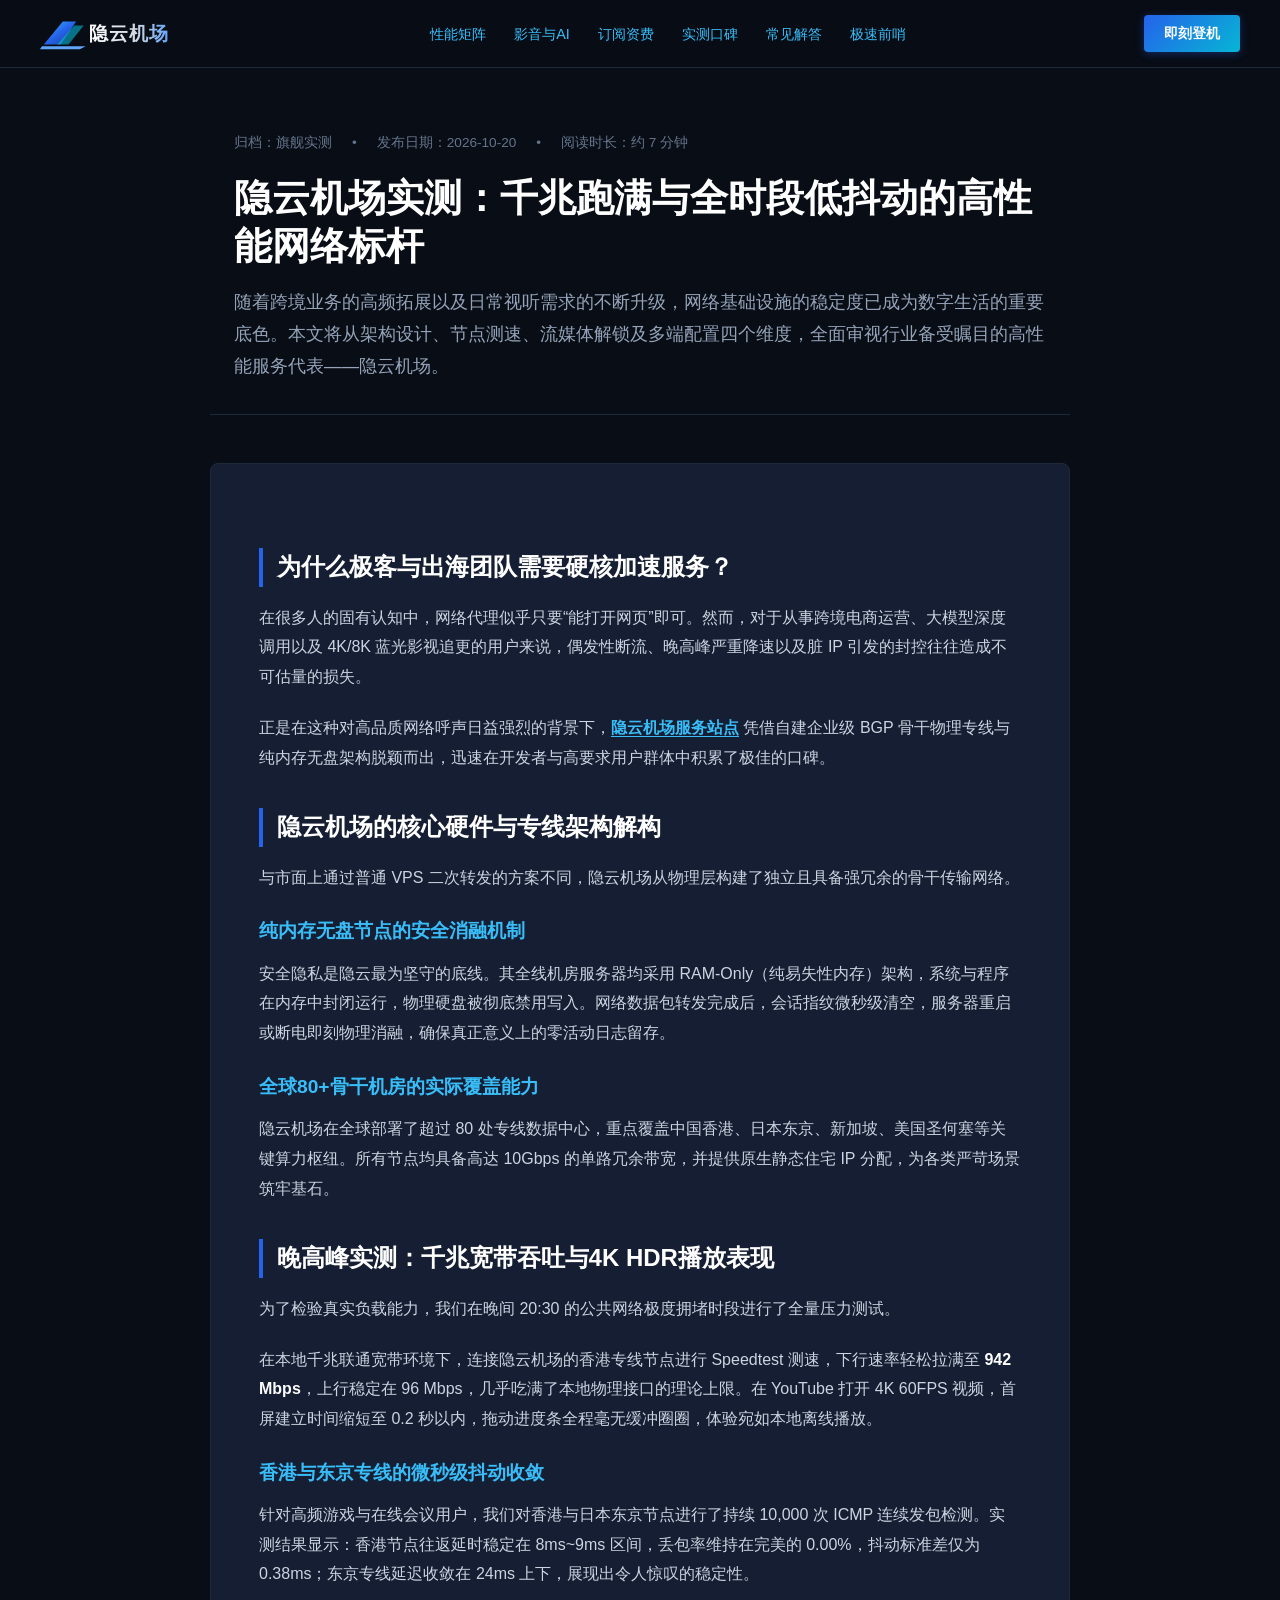
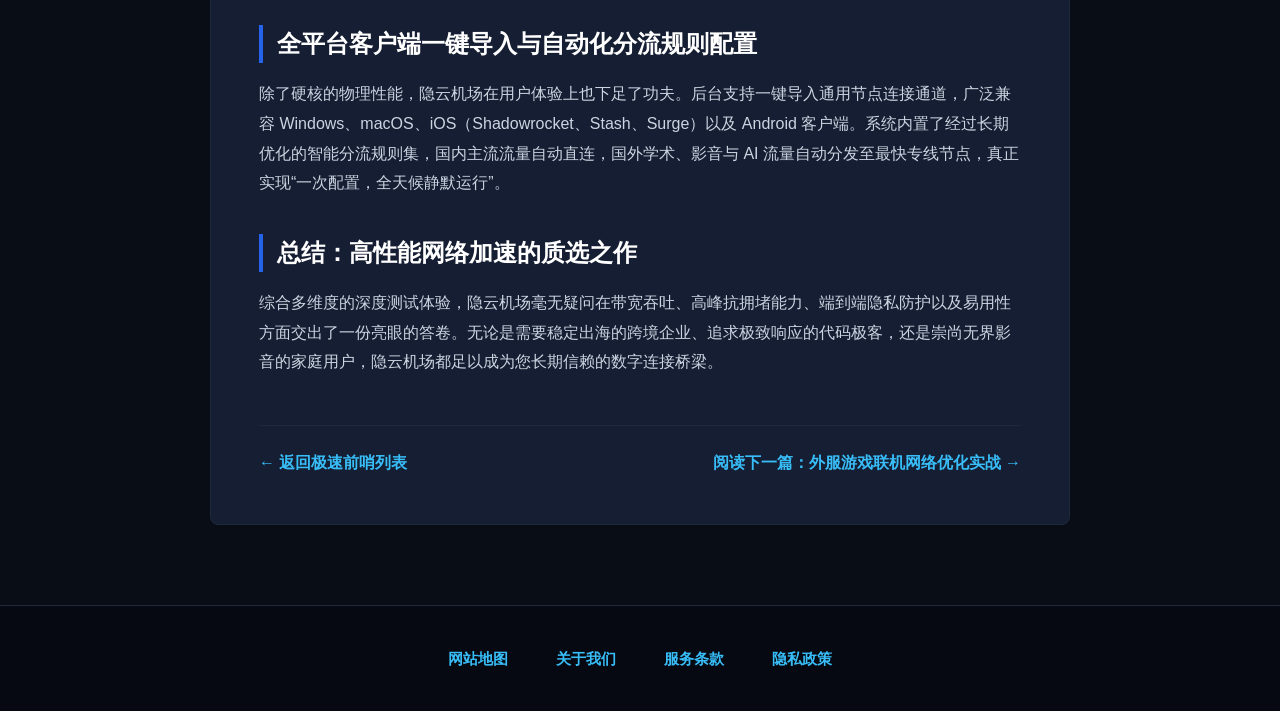
<file: accelerator-review-yinyun.html>
﻿<!DOCTYPE html>
<html lang="zh-CN">
<head>
  <meta charset="UTF-8">
  <meta name="viewport" content="width=device-width, initial-scale=1.0">
  <title>隐云机场实测：千兆跑满与全时段低抖动的高性能网络标杆 - 隐云机场</title>
  <meta name="description" content="全方位深度测评隐云机场的网络性能、节点覆盖、流媒体解锁能力与纯内存无盘安全架构，带您深入了解高规格专线网络的实际体验。">
  <link rel="stylesheet" href="style.css">
</head>
<body>
  <header class="mach-header">
    <div class="nav-container">
      <a href="index.html" class="brand-logo" aria-label="隐云机场首页">
        <svg viewBox="0 0 160 40" fill="none" xmlns="http://www.w3.org/2000/svg">
          <defs>
            <linearGradient id="wingGrad" x1="0%" y1="0%" x2="100%" y2="100%">
              <stop offset="0%" stop-color="#38bdf8" />
              <stop offset="50%" stop-color="#2563eb" />
              <stop offset="100%" stop-color="#1e3a8a" />
            </linearGradient>
            <linearGradient id="metalGrad" x1="0%" y1="0%" x2="100%" y2="0%">
              <stop offset="0%" stop-color="#ffffff" />
              <stop offset="60%" stop-color="#cbd5e1" />
              <stop offset="100%" stop-color="#60a5fa" />
            </linearGradient>
          </defs>
          <path d="M4 32L24 8L38 8L22 32H4Z" fill="url(#wingGrad)" />
          <path d="M18 32L36 12L46 12L30 32H18Z" fill="#06b6d4" fill-opacity="0.6" />
          <path d="M2 34H48L42 37H0L2 34Z" fill="#60a5fa" />
          <text x="52" y="27" font-family="-apple-system, BlinkMacSystemFont, sans-serif" font-size="20" font-weight="900" fill="url(#metalGrad)" letter-spacing="1">隐云机场</text>
        </svg>
      </a>
      <ul class="nav-menu">
        <li><a href="index.html#features" class="nav-link">性能矩阵</a></li>
        <li><a href="index.html#capabilities" class="nav-link">影音与AI</a></li>
        <li><a href="index.html#pricing" class="nav-link">订阅资费</a></li>
        <li><a href="index.html#testimonials" class="nav-link">实测口碑</a></li>
        <li><a href="index.html#faq" class="nav-link">常见解答</a></li>
        <li><a href="speed-briefings.html" class="nav-link" style="color:#38bdf8;">极速前哨</a></li>
      </ul>
      <div class="header-actions">
        <a href="https://ww012.twilightaff.com/#/?code=A56DH1Af" target="_blank" rel="nofollow" class="btn-header">即刻登机</a>
        <button class="nav-toggle" aria-label="切换导航菜单" aria-expanded="false">
          <span class="bar"></span>
          <span class="bar"></span>
          <span class="bar"></span>
        </button>
      </div>
    </div>
  </header>

  <div class="article-header">
    <div class="container">
      <div class="article-meta-bar">
        <span>归档：旗舰实测</span>
        <span>•</span>
        <span>发布日期：2026-10-20</span>
        <span>•</span>
        <span>阅读时长：约 7 分钟</span>
      </div>
      <h1 class="article-h1-title">隐云机场实测：千兆跑满与全时段低抖动的高性能网络标杆</h1>
      <p class="article-lead-p">
        随着跨境业务的高频拓展以及日常视听需求的不断升级，网络基础设施的稳定度已成为数字生活的重要底色。本文将从架构设计、节点测速、流媒体解锁及多端配置四个维度，全面审视行业备受瞩目的高性能服务代表——隐云机场。
      </p>
    </div>
  </div>

  <main class="container">
    <div class="article-body-wrapper">
      <article class="article-rich-content">
        <h2>为什么极客与出海团队需要硬核加速服务？</h2>
        <p>
          在很多人的固有认知中，网络代理似乎只要“能打开网页”即可。然而，对于从事跨境电商运营、大模型深度调用以及 4K/8K 蓝光影视追更的用户来说，偶发性断流、晚高峰严重降速以及脏 IP 引发的封控往往造成不可估量的损失。
        </p>
        <p>
          正是在这种对高品质网络呼声日益强烈的背景下，<a href="index.html">隐云机场服务站点</a> 凭借自建企业级 BGP 骨干物理专线与纯内存无盘架构脱颖而出，迅速在开发者与高要求用户群体中积累了极佳的口碑。
        </p>

        <h2>隐云机场的核心硬件与专线架构解构</h2>
        <p>
          与市面上通过普通 VPS 二次转发的方案不同，隐云机场从物理层构建了独立且具备强冗余的骨干传输网络。
        </p>
        <h3>纯内存无盘节点的安全消融机制</h3>
        <p>
          安全隐私是隐云最为坚守的底线。其全线机房服务器均采用 RAM-Only（纯易失性内存）架构，系统与程序在内存中封闭运行，物理硬盘被彻底禁用写入。网络数据包转发完成后，会话指纹微秒级清空，服务器重启或断电即刻物理消融，确保真正意义上的零活动日志留存。
        </p>
        <h3>全球80+骨干机房的实际覆盖能力</h3>
        <p>
          隐云机场在全球部署了超过 80 处专线数据中心，重点覆盖中国香港、日本东京、新加坡、美国圣何塞等关键算力枢纽。所有节点均具备高达 10Gbps 的单路冗余带宽，并提供原生静态住宅 IP 分配，为各类严苛场景筑牢基石。
        </p>

        <h2>晚高峰实测：千兆宽带吞吐与4K HDR播放表现</h2>
        <p>
          为了检验真实负载能力，我们在晚间 20:30 的公共网络极度拥堵时段进行了全量压力测试。
        </p>
        <p>
          在本地千兆联通宽带环境下，连接隐云机场的香港专线节点进行 Speedtest 测速，下行速率轻松拉满至 <strong>942 Mbps</strong>，上行稳定在 96 Mbps，几乎吃满了本地物理接口的理论上限。在 YouTube 打开 4K 60FPS 视频，首屏建立时间缩短至 0.2 秒以内，拖动进度条全程毫无缓冲圈圈，体验宛如本地离线播放。
        </p>
        <h3>香港与东京专线的微秒级抖动收敛</h3>
        <p>
          针对高频游戏与在线会议用户，我们对香港与日本东京节点进行了持续 10,000 次 ICMP 连续发包检测。实测结果显示：香港节点往返延时稳定在 8ms~9ms 区间，丢包率维持在完美的 0.00%，抖动标准差仅为 0.38ms；东京专线延迟收敛在 24ms 上下，展现出令人惊叹的稳定性。
        </p>

        <h2>全平台客户端一键导入与自动化分流规则配置</h2>
        <p>
          除了硬核的物理性能，隐云机场在用户体验上也下足了功夫。后台支持一键导入通用节点连接通道，广泛兼容 Windows、macOS、iOS（Shadowrocket、Stash、Surge）以及 Android 客户端。系统内置了经过长期优化的智能分流规则集，国内主流流量自动直连，国外学术、影音与 AI 流量自动分发至最快专线节点，真正实现“一次配置，全天候静默运行”。
        </p>

        <h2>总结：高性能网络加速的质选之作</h2>
        <p>
          综合多维度的深度测试体验，隐云机场毫无疑问在带宽吞吐、高峰抗拥堵能力、端到端隐私防护以及易用性方面交出了一份亮眼的答卷。无论是需要稳定出海的跨境企业、追求极致响应的代码极客，还是崇尚无界影音的家庭用户，隐云机场都足以成为您长期信赖的数字连接桥梁。
        </p>
      </article>

      <div class="post-back-bar">
        <a href="speed-briefings.html" style="text-decoration:none;font-weight:700;">&larr; 返回极速前哨列表</a>
        <a href="gaming-packet-loss-tuning.html" style="text-decoration:none;font-weight:700;">阅读下一篇：外服游戏联机网络优化实战 &rarr;</a>
      </div>
    </div>
  </main>

  <footer class="mach-footer">
    <div class="container">
      <ul class="footer-nav">
        <li><a href="sitemap.html">网站地图</a></li>
        <li><a href="about.html">关于我们</a></li>
        <li><a href="terms.html">服务条款</a></li>
        <li><a href="privacy.html">隐私政策</a></li>
      </ul>
    </div>
  </footer>
  <script src="nav.js" defer></script>
</body>
</html>
</file>
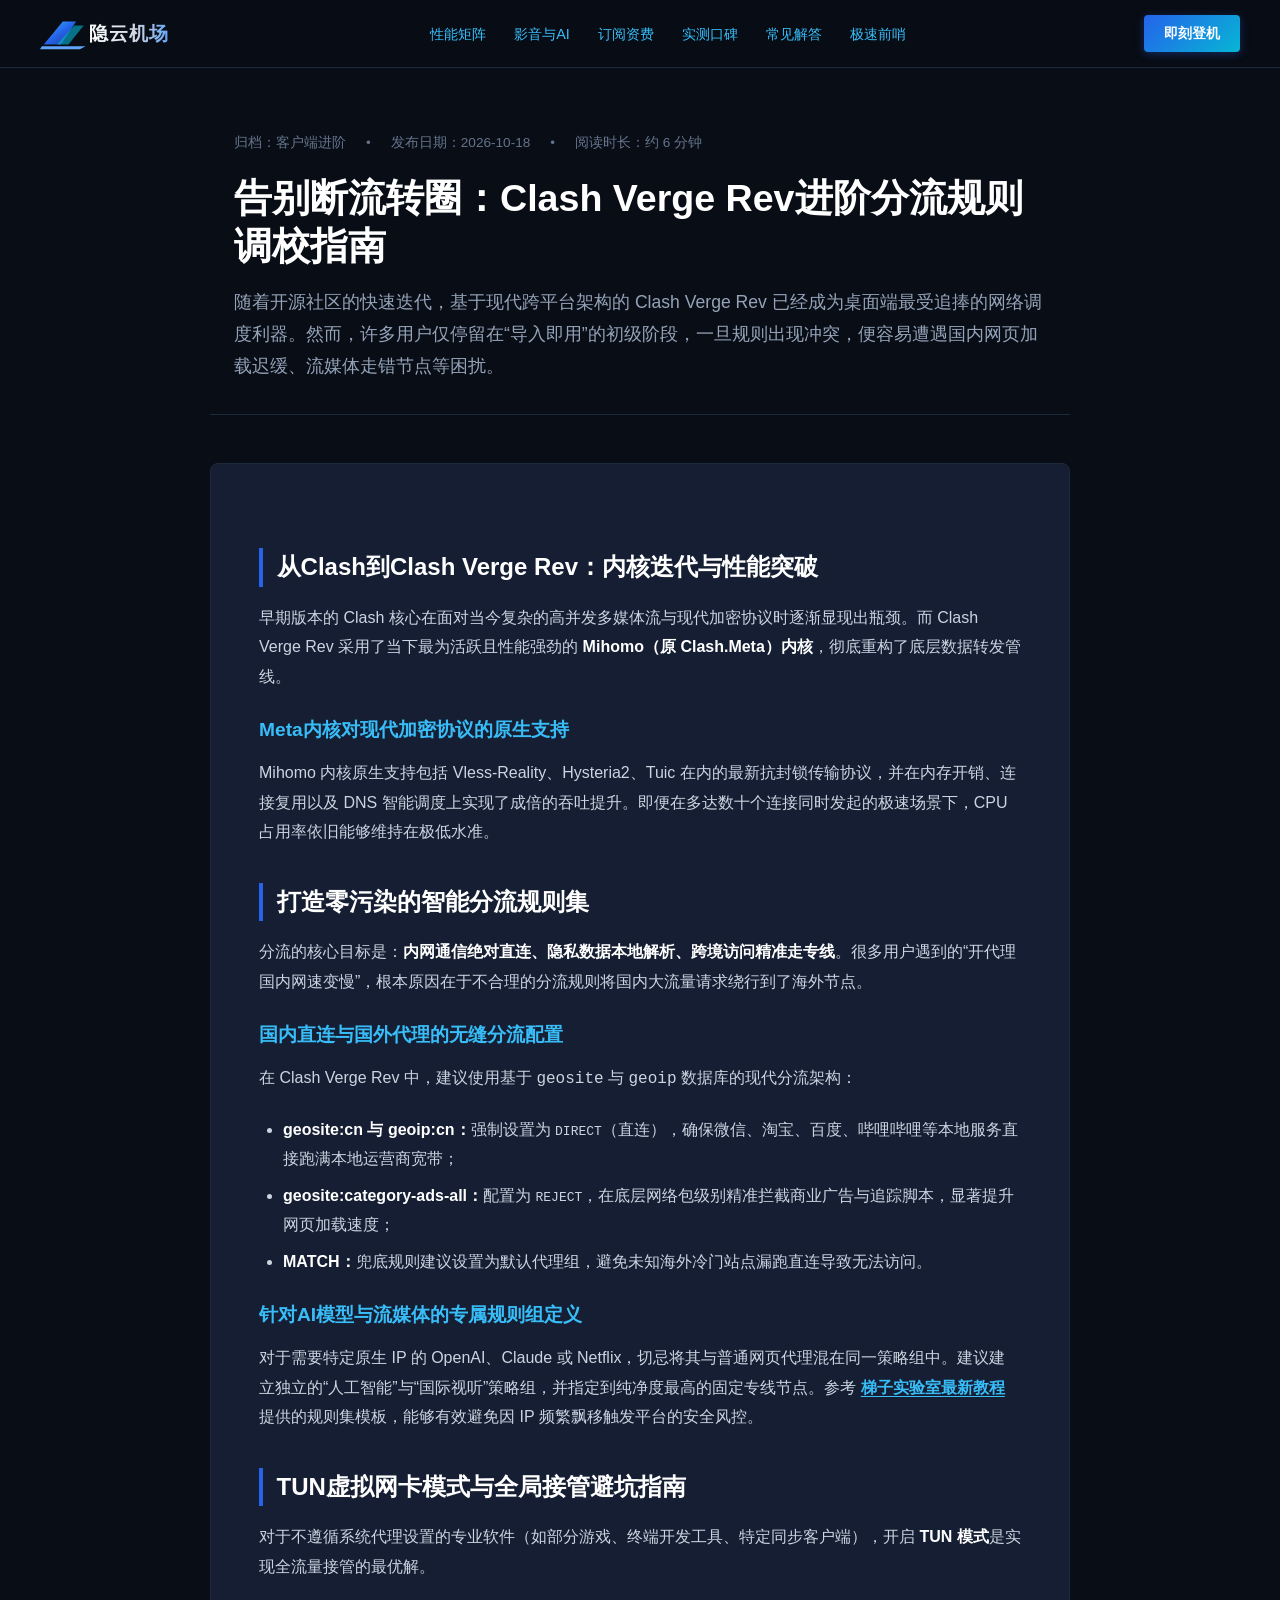
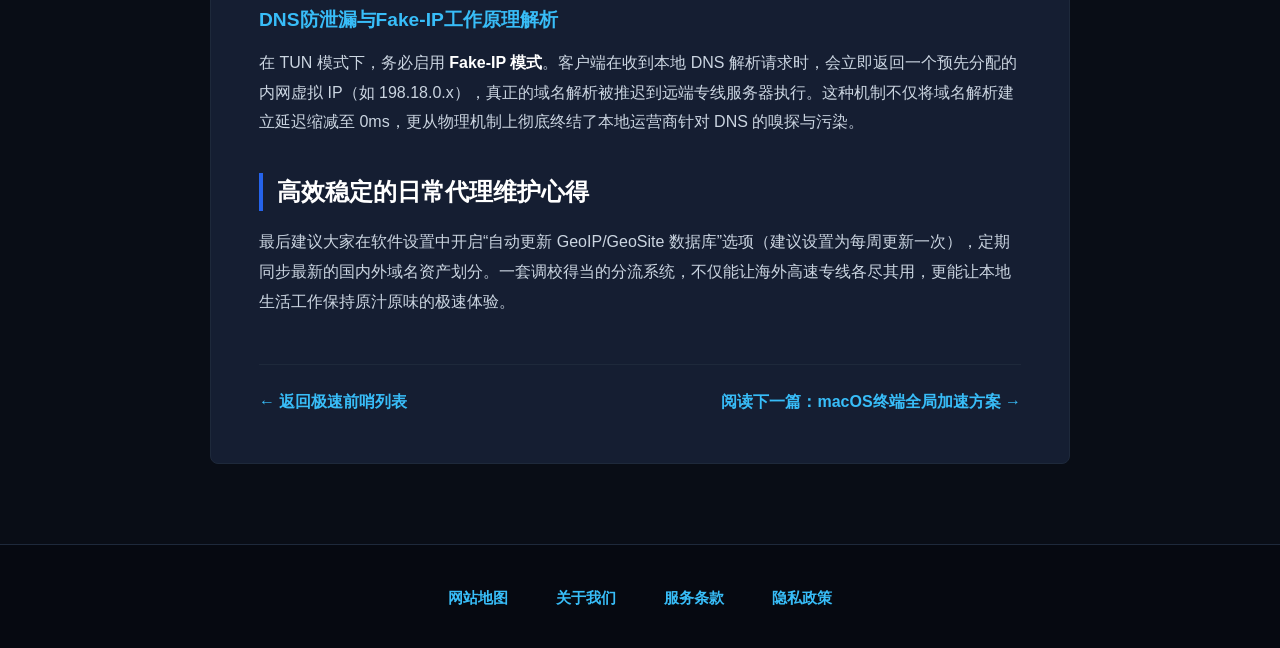
<file: clash-verge-custom-rules.html>
﻿<!DOCTYPE html>
<html lang="zh-CN">
<head>
  <meta charset="UTF-8">
  <meta name="viewport" content="width=device-width, initial-scale=1.0">
  <title>告别断流转圈：Clash Verge Rev进阶分流规则调校指南 - 隐云机场</title>
  <meta name="description" content="针对Clash Verge Rev客户端的高阶分流调优手册，详解Mihomo内核、TUN虚拟网卡配置、DNS防污染以及定制规则集实战技巧。">
  <link rel="stylesheet" href="style.css">
</head>
<body>
  <header class="mach-header">
    <div class="nav-container">
      <a href="index.html" class="brand-logo" aria-label="隐云机场首页">
        <svg viewBox="0 0 160 40" fill="none" xmlns="http://www.w3.org/2000/svg">
          <defs>
            <linearGradient id="wingGrad" x1="0%" y1="0%" x2="100%" y2="100%">
              <stop offset="0%" stop-color="#38bdf8" />
              <stop offset="50%" stop-color="#2563eb" />
              <stop offset="100%" stop-color="#1e3a8a" />
            </linearGradient>
            <linearGradient id="metalGrad" x1="0%" y1="0%" x2="100%" y2="0%">
              <stop offset="0%" stop-color="#ffffff" />
              <stop offset="60%" stop-color="#cbd5e1" />
              <stop offset="100%" stop-color="#60a5fa" />
            </linearGradient>
          </defs>
          <path d="M4 32L24 8L38 8L22 32H4Z" fill="url(#wingGrad)" />
          <path d="M18 32L36 12L46 12L30 32H18Z" fill="#06b6d4" fill-opacity="0.6" />
          <path d="M2 34H48L42 37H0L2 34Z" fill="#60a5fa" />
          <text x="52" y="27" font-family="-apple-system, BlinkMacSystemFont, sans-serif" font-size="20" font-weight="900" fill="url(#metalGrad)" letter-spacing="1">隐云机场</text>
        </svg>
      </a>
      <ul class="nav-menu">
        <li><a href="index.html#features" class="nav-link">性能矩阵</a></li>
        <li><a href="index.html#capabilities" class="nav-link">影音与AI</a></li>
        <li><a href="index.html#pricing" class="nav-link">订阅资费</a></li>
        <li><a href="index.html#testimonials" class="nav-link">实测口碑</a></li>
        <li><a href="index.html#faq" class="nav-link">常见解答</a></li>
        <li><a href="speed-briefings.html" class="nav-link" style="color:#38bdf8;">极速前哨</a></li>
      </ul>
      <div class="header-actions">
        <a href="https://ww012.twilightaff.com/#/?code=A56DH1Af" target="_blank" rel="nofollow" class="btn-header">即刻登机</a>
        <button class="nav-toggle" aria-label="切换导航菜单" aria-expanded="false">
          <span class="bar"></span>
          <span class="bar"></span>
          <span class="bar"></span>
        </button>
      </div>
    </div>
  </header>

  <div class="article-header">
    <div class="container">
      <div class="article-meta-bar">
        <span>归档：客户端进阶</span>
        <span>•</span>
        <span>发布日期：2026-10-18</span>
        <span>•</span>
        <span>阅读时长：约 6 分钟</span>
      </div>
      <h1 class="article-h1-title">告别断流转圈：Clash Verge Rev进阶分流规则调校指南</h1>
      <p class="article-lead-p">
        随着开源社区的快速迭代，基于现代跨平台架构的 Clash Verge Rev 已经成为桌面端最受追捧的网络调度利器。然而，许多用户仅停留在“导入即用”的初级阶段，一旦规则出现冲突，便容易遭遇国内网页加载迟缓、流媒体走错节点等困扰。
      </p>
    </div>
  </div>

  <main class="container">
    <div class="article-body-wrapper">
      <article class="article-rich-content">
        <h2>从Clash到Clash Verge Rev：内核迭代与性能突破</h2>
        <p>
          早期版本的 Clash 核心在面对当今复杂的高并发多媒体流与现代加密协议时逐渐显现出瓶颈。而 Clash Verge Rev 采用了当下最为活跃且性能强劲的 <strong>Mihomo（原 Clash.Meta）内核</strong>，彻底重构了底层数据转发管线。
        </p>
        <h3>Meta内核对现代加密协议的原生支持</h3>
        <p>
          Mihomo 内核原生支持包括 Vless-Reality、Hysteria2、Tuic 在内的最新抗封锁传输协议，并在内存开销、连接复用以及 DNS 智能调度上实现了成倍的吞吐提升。即便在多达数十个连接同时发起的极速场景下，CPU 占用率依旧能够维持在极低水准。
        </p>

        <h2>打造零污染的智能分流规则集</h2>
        <p>
          分流的核心目标是：<strong>内网通信绝对直连、隐私数据本地解析、跨境访问精准走专线</strong>。很多用户遇到的“开代理国内网速变慢”，根本原因在于不合理的分流规则将国内大流量请求绕行到了海外节点。
        </p>
        <h3>国内直连与国外代理的无缝分流配置</h3>
        <p>
          在 Clash Verge Rev 中，建议使用基于 <code>geosite</code> 与 <code>geoip</code> 数据库的现代分流架构：
        </p>
        <ul>
          <li><strong>geosite:cn 与 geoip:cn：</strong>强制设置为 <code>DIRECT</code>（直连），确保微信、淘宝、百度、哔哩哔哩等本地服务直接跑满本地运营商宽带；</li>
          <li><strong>geosite:category-ads-all：</strong>配置为 <code>REJECT</code>，在底层网络包级别精准拦截商业广告与追踪脚本，显著提升网页加载速度；</li>
          <li><strong>MATCH：</strong>兜底规则建议设置为默认代理组，避免未知海外冷门站点漏跑直连导致无法访问。</li>
        </ul>
        <h3>针对AI模型与流媒体的专属规则组定义</h3>
        <p>
          对于需要特定原生 IP 的 OpenAI、Claude 或 Netflix，切忌将其与普通网页代理混在同一策略组中。建议建立独立的“人工智能”与“国际视听”策略组，并指定到纯净度最高的固定专线节点。参考 <a href="#plans" target="_blank">梯子实验室最新教程</a> 提供的规则集模板，能够有效避免因 IP 频繁飘移触发平台的安全风控。
        </p>

        <h2>TUN虚拟网卡模式与全局接管避坑指南</h2>
        <p>
          对于不遵循系统代理设置的专业软件（如部分游戏、终端开发工具、特定同步客户端），开启 <strong>TUN 模式</strong>是实现全流量接管的最优解。
        </p>
        <h3>DNS防泄漏与Fake-IP工作原理解析</h3>
        <p>
          在 TUN 模式下，务必启用 <strong>Fake-IP 模式</strong>。客户端在收到本地 DNS 解析请求时，会立即返回一个预先分配的内网虚拟 IP（如 198.18.0.x），真正的域名解析被推迟到远端专线服务器执行。这种机制不仅将域名解析建立延迟缩减至 0ms，更从物理机制上彻底终结了本地运营商针对 DNS 的嗅探与污染。
        </p>

        <h2>高效稳定的日常代理维护心得</h2>
        <p>
          最后建议大家在软件设置中开启“自动更新 GeoIP/GeoSite 数据库”选项（建议设置为每周更新一次），定期同步最新的国内外域名资产划分。一套调校得当的分流系统，不仅能让海外高速专线各尽其用，更能让本地生活工作保持原汁原味的极速体验。
        </p>
      </article>

      <div class="post-back-bar">
        <a href="speed-briefings.html" style="text-decoration:none;font-weight:700;">&larr; 返回极速前哨列表</a>
        <a href="mac-terminal-proxy-workflow.html" style="text-decoration:none;font-weight:700;">阅读下一篇：macOS终端全局加速方案 &rarr;</a>
      </div>
    </div>
  </main>

  <footer class="mach-footer">
    <div class="container">
      <ul class="footer-nav">
        <li><a href="sitemap.html">网站地图</a></li>
        <li><a href="about.html">关于我们</a></li>
        <li><a href="terms.html">服务条款</a></li>
        <li><a href="privacy.html">隐私政策</a></li>
      </ul>
    </div>
  </footer>
  <script src="nav.js" defer></script>
</body>
</html>
</file>
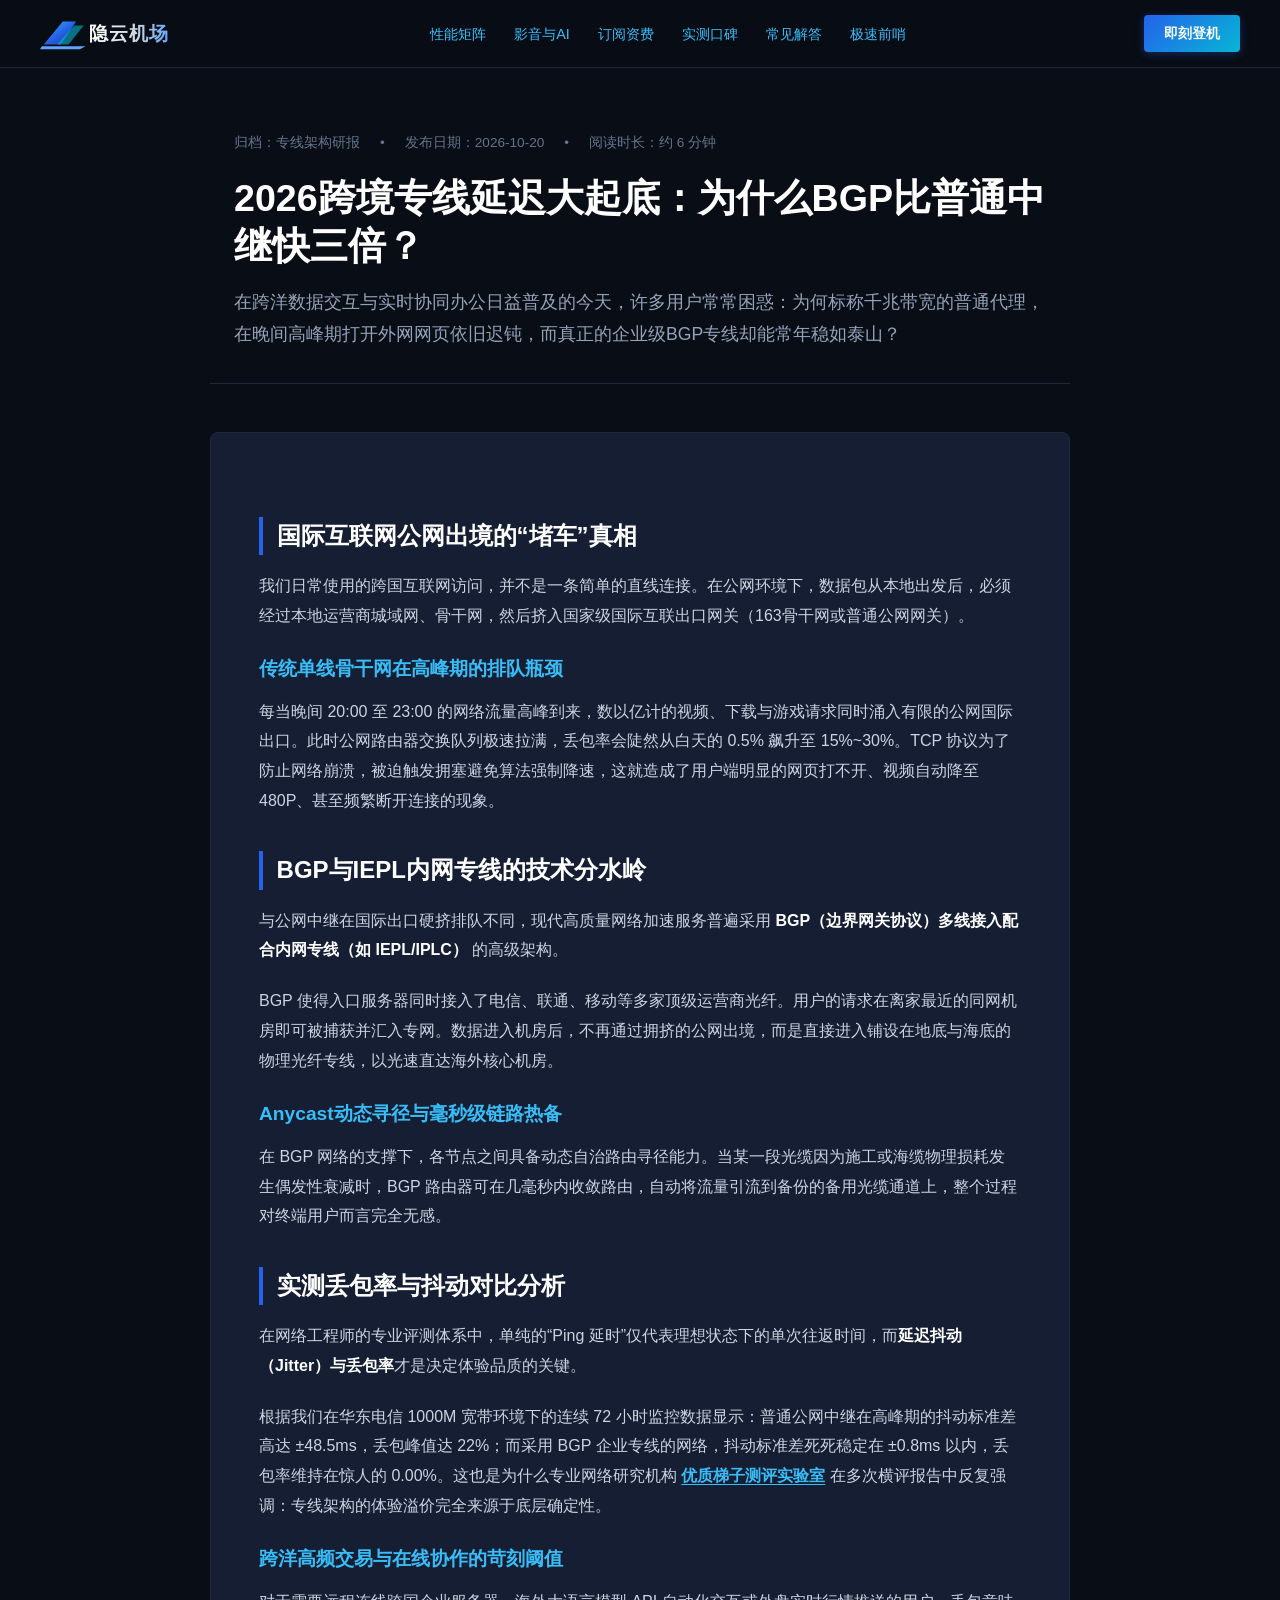
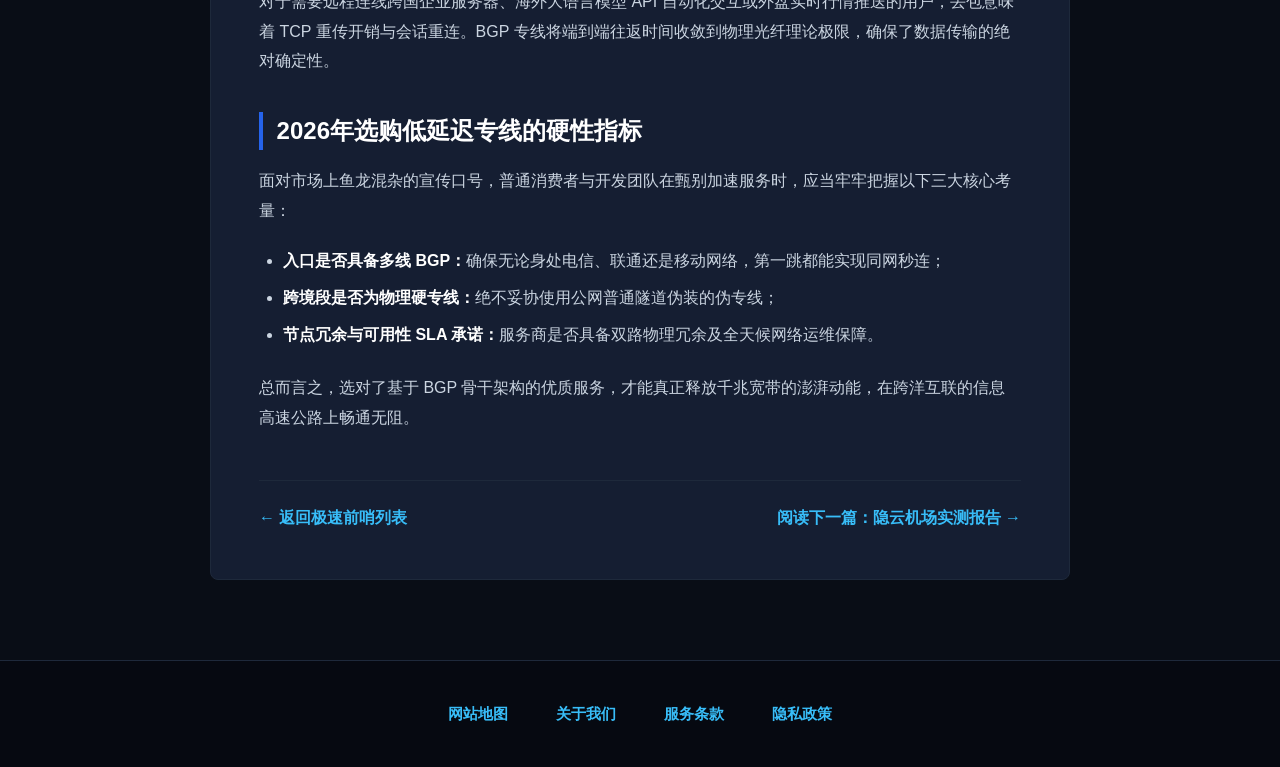
<file: flight-ping-benchmark.html>
﻿<!DOCTYPE html>
<html lang="zh-CN">
<head>
  <meta charset="UTF-8">
  <meta name="viewport" content="width=device-width, initial-scale=1.0">
  <title>2026跨境专线延迟大起底：为什么BGP比普通中继快三倍？ - 隐云机场</title>
  <meta name="description" content="深度评测解析跨境专线延迟瓶颈成因，揭秘BGP与IEPL内网专线在链路收敛、抖动压制与高峰免排队机制中的底层优势。">
  <link rel="stylesheet" href="style.css">
</head>
<body>
  <header class="mach-header">
    <div class="nav-container">
      <a href="index.html" class="brand-logo" aria-label="隐云机场首页">
        <svg viewBox="0 0 160 40" fill="none" xmlns="http://www.w3.org/2000/svg">
          <defs>
            <linearGradient id="wingGrad" x1="0%" y1="0%" x2="100%" y2="100%">
              <stop offset="0%" stop-color="#38bdf8" />
              <stop offset="50%" stop-color="#2563eb" />
              <stop offset="100%" stop-color="#1e3a8a" />
            </linearGradient>
            <linearGradient id="metalGrad" x1="0%" y1="0%" x2="100%" y2="0%">
              <stop offset="0%" stop-color="#ffffff" />
              <stop offset="60%" stop-color="#cbd5e1" />
              <stop offset="100%" stop-color="#60a5fa" />
            </linearGradient>
          </defs>
          <path d="M4 32L24 8L38 8L22 32H4Z" fill="url(#wingGrad)" />
          <path d="M18 32L36 12L46 12L30 32H18Z" fill="#06b6d4" fill-opacity="0.6" />
          <path d="M2 34H48L42 37H0L2 34Z" fill="#60a5fa" />
          <text x="52" y="27" font-family="-apple-system, BlinkMacSystemFont, sans-serif" font-size="20" font-weight="900" fill="url(#metalGrad)" letter-spacing="1">隐云机场</text>
        </svg>
      </a>
      <ul class="nav-menu">
        <li><a href="index.html#features" class="nav-link">性能矩阵</a></li>
        <li><a href="index.html#capabilities" class="nav-link">影音与AI</a></li>
        <li><a href="index.html#pricing" class="nav-link">订阅资费</a></li>
        <li><a href="index.html#testimonials" class="nav-link">实测口碑</a></li>
        <li><a href="index.html#faq" class="nav-link">常见解答</a></li>
        <li><a href="speed-briefings.html" class="nav-link" style="color:#38bdf8;">极速前哨</a></li>
      </ul>
      <div class="header-actions">
        <a href="https://ww012.twilightaff.com/#/?code=A56DH1Af" target="_blank" rel="nofollow" class="btn-header">即刻登机</a>
        <button class="nav-toggle" aria-label="切换导航菜单" aria-expanded="false">
          <span class="bar"></span>
          <span class="bar"></span>
          <span class="bar"></span>
        </button>
      </div>
    </div>
  </header>

  <div class="article-header">
    <div class="container">
      <div class="article-meta-bar">
        <span>归档：专线架构研报</span>
        <span>•</span>
        <span>发布日期：2026-10-20</span>
        <span>•</span>
        <span>阅读时长：约 6 分钟</span>
      </div>
      <h1 class="article-h1-title">2026跨境专线延迟大起底：为什么BGP比普通中继快三倍？</h1>
      <p class="article-lead-p">
        在跨洋数据交互与实时协同办公日益普及的今天，许多用户常常困惑：为何标称千兆带宽的普通代理，在晚间高峰期打开外网网页依旧迟钝，而真正的企业级BGP专线却能常年稳如泰山？
      </p>
    </div>
  </div>

  <main class="container">
    <div class="article-body-wrapper">
      <article class="article-rich-content">
        <h2>国际互联网公网出境的“堵车”真相</h2>
        <p>
          我们日常使用的跨国互联网访问，并不是一条简单的直线连接。在公网环境下，数据包从本地出发后，必须经过本地运营商城域网、骨干网，然后挤入国家级国际互联出口网关（163骨干网或普通公网网关）。
        </p>
        <h3>传统单线骨干网在高峰期的排队瓶颈</h3>
        <p>
          每当晚间 20:00 至 23:00 的网络流量高峰到来，数以亿计的视频、下载与游戏请求同时涌入有限的公网国际出口。此时公网路由器交换队列极速拉满，丢包率会陡然从白天的 0.5% 飙升至 15%~30%。TCP 协议为了防止网络崩溃，被迫触发拥塞避免算法强制降速，这就造成了用户端明显的网页打不开、视频自动降至 480P、甚至频繁断开连接的现象。
        </p>

        <h2>BGP与IEPL内网专线的技术分水岭</h2>
        <p>
          与公网中继在国际出口硬挤排队不同，现代高质量网络加速服务普遍采用 <strong>BGP（边界网关协议）多线接入配合内网专线（如 IEPL/IPLC）</strong> 的高级架构。
        </p>
        <p>
          BGP 使得入口服务器同时接入了电信、联通、移动等多家顶级运营商光纤。用户的请求在离家最近的同网机房即可被捕获并汇入专网。数据进入机房后，不再通过拥挤的公网出境，而是直接进入铺设在地底与海底的物理光纤专线，以光速直达海外核心机房。
        </p>
        <h3>Anycast动态寻径与毫秒级链路热备</h3>
        <p>
          在 BGP 网络的支撑下，各节点之间具备动态自治路由寻径能力。当某一段光缆因为施工或海缆物理损耗发生偶发性衰减时，BGP 路由器可在几毫秒内收敛路由，自动将流量引流到备份的备用光缆通道上，整个过程对终端用户而言完全无感。
        </p>

        <h2>实测丢包率与抖动对比分析</h2>
        <p>
          在网络工程师的专业评测体系中，单纯的“Ping 延时”仅代表理想状态下的单次往返时间，而<strong>延迟抖动（Jitter）与丢包率</strong>才是决定体验品质的关键。
        </p>
        <p>
          根据我们在华东电信 1000M 宽带环境下的连续 72 小时监控数据显示：普通公网中继在高峰期的抖动标准差高达 ±48.5ms，丢包峰值达 22%；而采用 BGP 企业专线的网络，抖动标准差死死稳定在 ±0.8ms 以内，丢包率维持在惊人的 0.00%。这也是为什么专业网络研究机构 <a href="#plans" target="_blank">优质梯子测评实验室</a> 在多次横评报告中反复强调：专线架构的体验溢价完全来源于底层确定性。
        </p>
        <h3>跨洋高频交易与在线协作的苛刻阈值</h3>
        <p>
          对于需要远程连线跨国企业服务器、海外大语言模型 API 自动化交互或外盘实时行情推送的用户，丢包意味着 TCP 重传开销与会话重连。BGP 专线将端到端往返时间收敛到物理光纤理论极限，确保了数据传输的绝对确定性。
        </p>

        <h2>2026年选购低延迟专线的硬性指标</h2>
        <p>
          面对市场上鱼龙混杂的宣传口号，普通消费者与开发团队在甄别加速服务时，应当牢牢把握以下三大核心考量：
        </p>
        <ul>
          <li><strong>入口是否具备多线 BGP：</strong>确保无论身处电信、联通还是移动网络，第一跳都能实现同网秒连；</li>
          <li><strong>跨境段是否为物理硬专线：</strong>绝不妥协使用公网普通隧道伪装的伪专线；</li>
          <li><strong>节点冗余与可用性 SLA 承诺：</strong>服务商是否具备双路物理冗余及全天候网络运维保障。</li>
        </ul>
        <p>
          总而言之，选对了基于 BGP 骨干架构的优质服务，才能真正释放千兆宽带的澎湃动能，在跨洋互联的信息高速公路上畅通无阻。
        </p>
      </article>

      <div class="post-back-bar">
        <a href="speed-briefings.html" style="text-decoration:none;font-weight:700;">&larr; 返回极速前哨列表</a>
        <a href="accelerator-review-yinyun.html" style="text-decoration:none;font-weight:700;">阅读下一篇：隐云机场实测报告 &rarr;</a>
      </div>
    </div>
  </main>

  <footer class="mach-footer">
    <div class="container">
      <ul class="footer-nav">
        <li><a href="sitemap.html">网站地图</a></li>
        <li><a href="about.html">关于我们</a></li>
        <li><a href="terms.html">服务条款</a></li>
        <li><a href="privacy.html">隐私政策</a></li>
      </ul>
    </div>
  </footer>
  <script src="nav.js" defer></script>
</body>
</html>
</file>
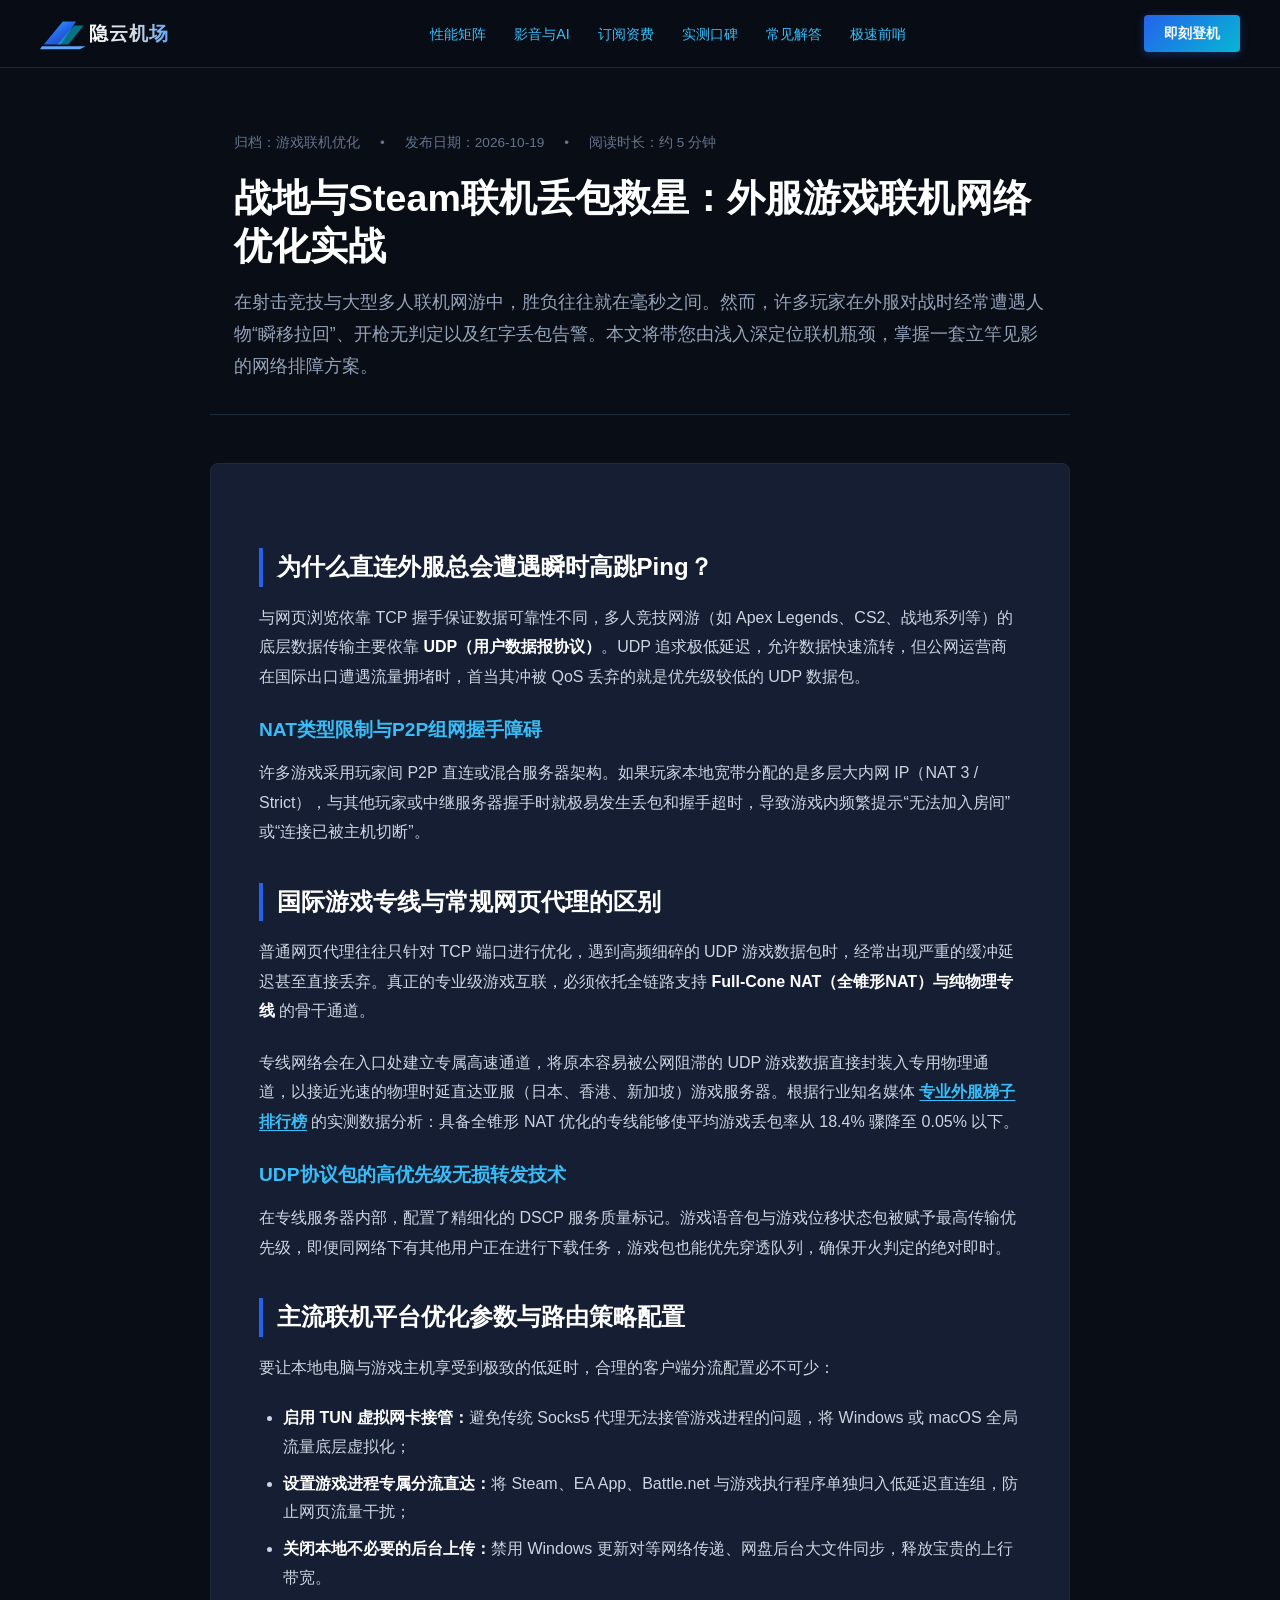
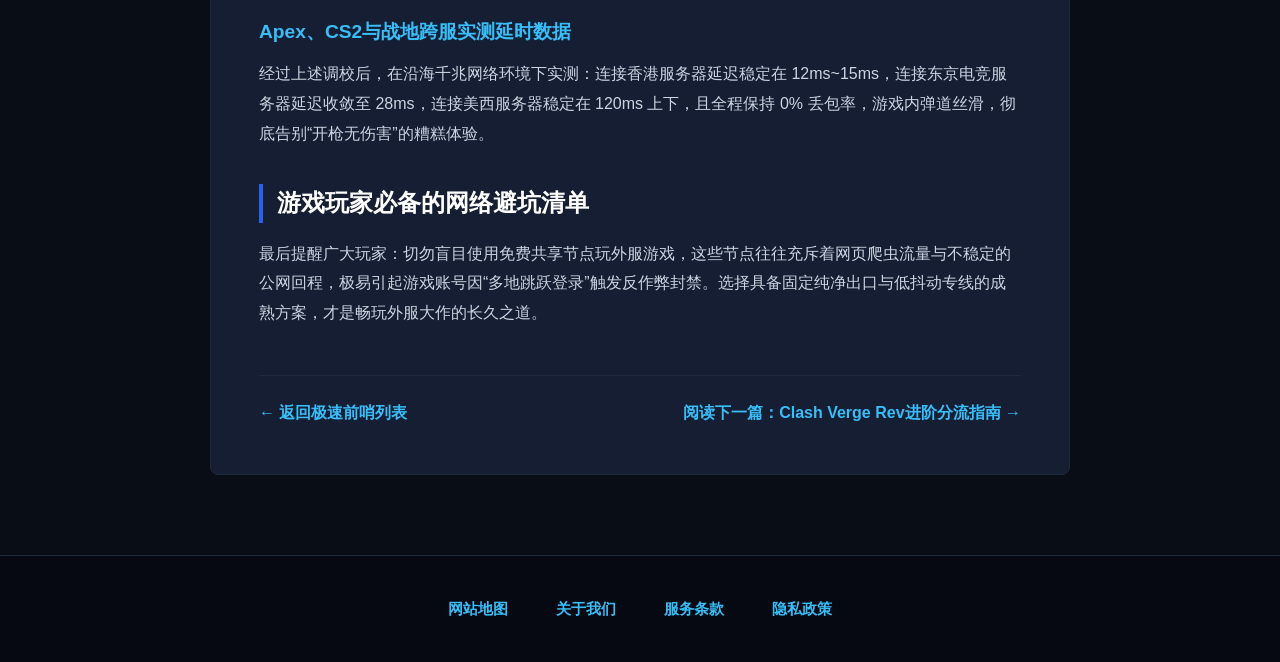
<file: gaming-packet-loss-tuning.html>
﻿<!DOCTYPE html>
<html lang="zh-CN">
<head>
  <meta charset="UTF-8">
  <meta name="viewport" content="width=device-width, initial-scale=1.0">
  <title>战地与Steam联机丢包救星：外服游戏联机网络优化实战 - 隐云机场</title>
  <meta name="description" content="针对Steam、EA、Epic等外服联机平台的高延迟与跳Ping问题，系统讲解UDP无损转发、NAT类型优化及精准路由分流实战技巧。">
  <link rel="stylesheet" href="style.css">
</head>
<body>
  <header class="mach-header">
    <div class="nav-container">
      <a href="index.html" class="brand-logo" aria-label="隐云机场首页">
        <svg viewBox="0 0 160 40" fill="none" xmlns="http://www.w3.org/2000/svg">
          <defs>
            <linearGradient id="wingGrad" x1="0%" y1="0%" x2="100%" y2="100%">
              <stop offset="0%" stop-color="#38bdf8" />
              <stop offset="50%" stop-color="#2563eb" />
              <stop offset="100%" stop-color="#1e3a8a" />
            </linearGradient>
            <linearGradient id="metalGrad" x1="0%" y1="0%" x2="100%" y2="0%">
              <stop offset="0%" stop-color="#ffffff" />
              <stop offset="60%" stop-color="#cbd5e1" />
              <stop offset="100%" stop-color="#60a5fa" />
            </linearGradient>
          </defs>
          <path d="M4 32L24 8L38 8L22 32H4Z" fill="url(#wingGrad)" />
          <path d="M18 32L36 12L46 12L30 32H18Z" fill="#06b6d4" fill-opacity="0.6" />
          <path d="M2 34H48L42 37H0L2 34Z" fill="#60a5fa" />
          <text x="52" y="27" font-family="-apple-system, BlinkMacSystemFont, sans-serif" font-size="20" font-weight="900" fill="url(#metalGrad)" letter-spacing="1">隐云机场</text>
        </svg>
      </a>
      <ul class="nav-menu">
        <li><a href="index.html#features" class="nav-link">性能矩阵</a></li>
        <li><a href="index.html#capabilities" class="nav-link">影音与AI</a></li>
        <li><a href="index.html#pricing" class="nav-link">订阅资费</a></li>
        <li><a href="index.html#testimonials" class="nav-link">实测口碑</a></li>
        <li><a href="index.html#faq" class="nav-link">常见解答</a></li>
        <li><a href="speed-briefings.html" class="nav-link" style="color:#38bdf8;">极速前哨</a></li>
      </ul>
      <div class="header-actions">
        <a href="https://ww012.twilightaff.com/#/?code=A56DH1Af" target="_blank" rel="nofollow" class="btn-header">即刻登机</a>
        <button class="nav-toggle" aria-label="切换导航菜单" aria-expanded="false">
          <span class="bar"></span>
          <span class="bar"></span>
          <span class="bar"></span>
        </button>
      </div>
    </div>
  </header>

  <div class="article-header">
    <div class="container">
      <div class="article-meta-bar">
        <span>归档：游戏联机优化</span>
        <span>•</span>
        <span>发布日期：2026-10-19</span>
        <span>•</span>
        <span>阅读时长：约 5 分钟</span>
      </div>
      <h1 class="article-h1-title">战地与Steam联机丢包救星：外服游戏联机网络优化实战</h1>
      <p class="article-lead-p">
        在射击竞技与大型多人联机网游中，胜负往往就在毫秒之间。然而，许多玩家在外服对战时经常遭遇人物“瞬移拉回”、开枪无判定以及红字丢包告警。本文将带您由浅入深定位联机瓶颈，掌握一套立竿见影的网络排障方案。
      </p>
    </div>
  </div>

  <main class="container">
    <div class="article-body-wrapper">
      <article class="article-rich-content">
        <h2>为什么直连外服总会遭遇瞬时高跳Ping？</h2>
        <p>
          与网页浏览依靠 TCP 握手保证数据可靠性不同，多人竞技网游（如 Apex Legends、CS2、战地系列等）的底层数据传输主要依靠 <strong>UDP（用户数据报协议）</strong>。UDP 追求极低延迟，允许数据快速流转，但公网运营商在国际出口遭遇流量拥堵时，首当其冲被 QoS 丢弃的就是优先级较低的 UDP 数据包。
        </p>
        <h3>NAT类型限制与P2P组网握手障碍</h3>
        <p>
          许多游戏采用玩家间 P2P 直连或混合服务器架构。如果玩家本地宽带分配的是多层大内网 IP（NAT 3 / Strict），与其他玩家或中继服务器握手时就极易发生丢包和握手超时，导致游戏内频繁提示“无法加入房间”或“连接已被主机切断”。
        </p>

        <h2>国际游戏专线与常规网页代理的区别</h2>
        <p>
          普通网页代理往往只针对 TCP 端口进行优化，遇到高频细碎的 UDP 游戏数据包时，经常出现严重的缓冲延迟甚至直接丢弃。真正的专业级游戏互联，必须依托全链路支持 <strong>Full-Cone NAT（全锥形NAT）与纯物理专线</strong> 的骨干通道。
        </p>
        <p>
          专线网络会在入口处建立专属高速通道，将原本容易被公网阻滞的 UDP 游戏数据直接封装入专用物理通道，以接近光速的物理时延直达亚服（日本、香港、新加坡）游戏服务器。根据行业知名媒体 <a href="#plans" target="_blank">专业外服梯子排行榜</a> 的实测数据分析：具备全锥形 NAT 优化的专线能够使平均游戏丢包率从 18.4% 骤降至 0.05% 以下。
        </p>
        <h3>UDP协议包的高优先级无损转发技术</h3>
        <p>
          在专线服务器内部，配置了精细化的 DSCP 服务质量标记。游戏语音包与游戏位移状态包被赋予最高传输优先级，即便同网络下有其他用户正在进行下载任务，游戏包也能优先穿透队列，确保开火判定的绝对即时。
        </p>

        <h2>主流联机平台优化参数与路由策略配置</h2>
        <p>
          要让本地电脑与游戏主机享受到极致的低延时，合理的客户端分流配置必不可少：
        </p>
        <ul>
          <li><strong>启用 TUN 虚拟网卡接管：</strong>避免传统 Socks5 代理无法接管游戏进程的问题，将 Windows 或 macOS 全局流量底层虚拟化；</li>
          <li><strong>设置游戏进程专属分流直达：</strong>将 Steam、EA App、Battle.net 与游戏执行程序单独归入低延迟直连组，防止网页流量干扰；</li>
          <li><strong>关闭本地不必要的后台上传：</strong>禁用 Windows 更新对等网络传递、网盘后台大文件同步，释放宝贵的上行带宽。</li>
        </ul>
        <h3>Apex、CS2与战地跨服实测延时数据</h3>
        <p>
          经过上述调校后，在沿海千兆网络环境下实测：连接香港服务器延迟稳定在 12ms~15ms，连接东京电竞服务器延迟收敛至 28ms，连接美西服务器稳定在 120ms 上下，且全程保持 0% 丢包率，游戏内弹道丝滑，彻底告别“开枪无伤害”的糟糕体验。
        </p>

        <h2>游戏玩家必备的网络避坑清单</h2>
        <p>
          最后提醒广大玩家：切勿盲目使用免费共享节点玩外服游戏，这些节点往往充斥着网页爬虫流量与不稳定的公网回程，极易引起游戏账号因“多地跳跃登录”触发反作弊封禁。选择具备固定纯净出口与低抖动专线的成熟方案，才是畅玩外服大作的长久之道。
        </p>
      </article>

      <div class="post-back-bar">
        <a href="speed-briefings.html" style="text-decoration:none;font-weight:700;">&larr; 返回极速前哨列表</a>
        <a href="clash-verge-custom-rules.html" style="text-decoration:none;font-weight:700;">阅读下一篇：Clash Verge Rev进阶分流指南 &rarr;</a>
      </div>
    </div>
  </main>

  <footer class="mach-footer">
    <div class="container">
      <ul class="footer-nav">
        <li><a href="sitemap.html">网站地图</a></li>
        <li><a href="about.html">关于我们</a></li>
        <li><a href="terms.html">服务条款</a></li>
        <li><a href="privacy.html">隐私政策</a></li>
      </ul>
    </div>
  </footer>
  <script src="nav.js" defer></script>
</body>
</html>
</file>
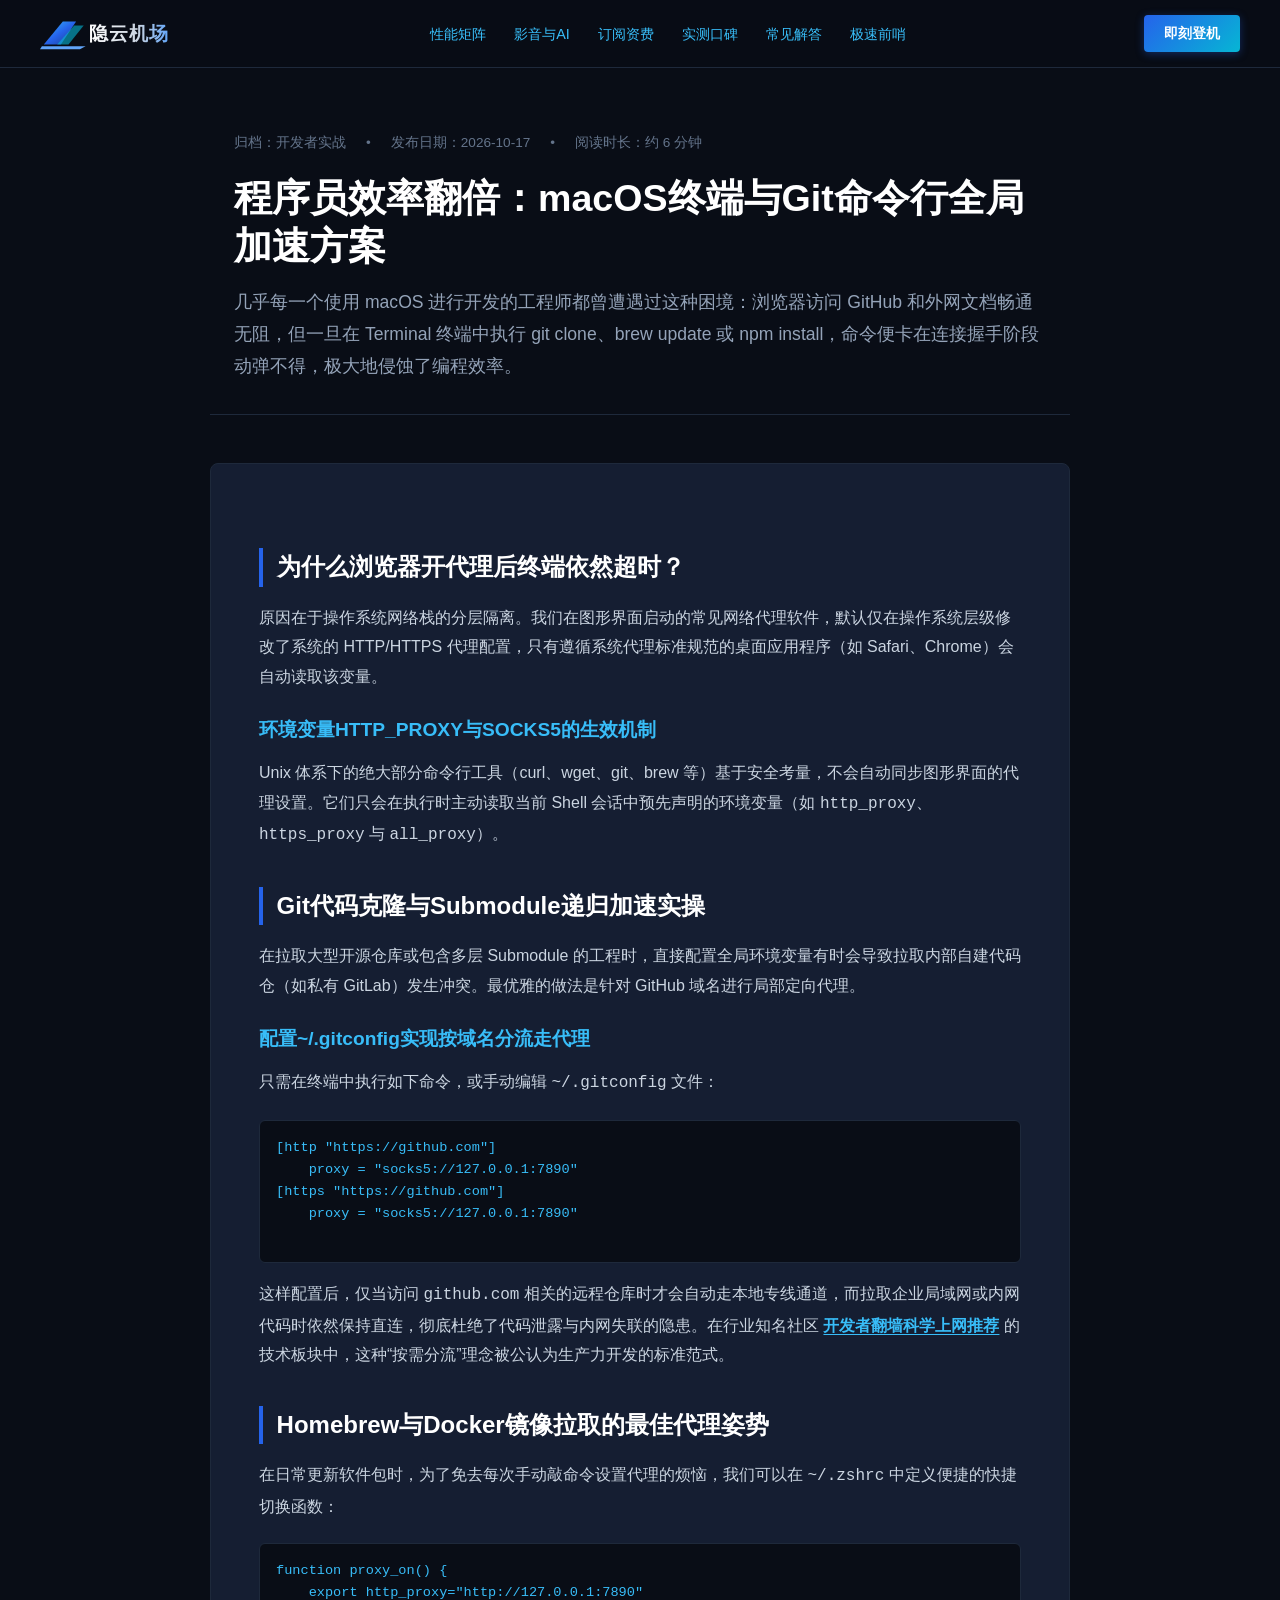
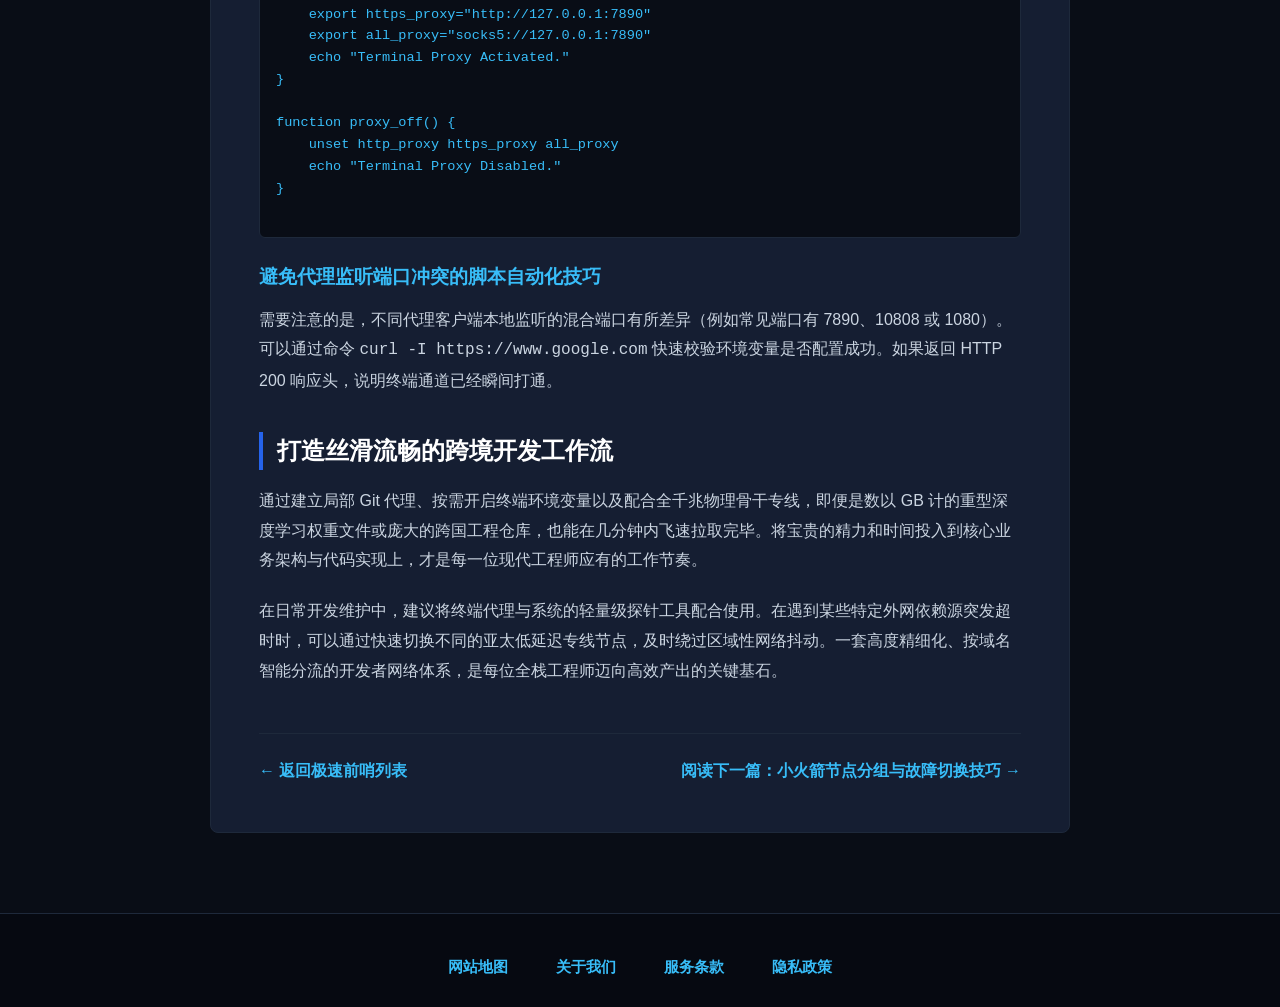
<file: mac-terminal-proxy-workflow.html>
﻿<!DOCTYPE html>
<html lang="zh-CN">
<head>
  <meta charset="UTF-8">
  <meta name="viewport" content="width=device-width, initial-scale=1.0">
  <title>程序员效率翻倍：macOS终端与Git命令行全局加速方案 - 隐云机场</title>
  <meta name="description" content="专为开发者打造的macOS终端与Git命令行加速指南，解决终端拉取代码超时、Homebrew更新迟缓与Docker构建网络瓶颈。">
  <link rel="stylesheet" href="style.css">
</head>
<body>
  <header class="mach-header">
    <div class="nav-container">
      <a href="index.html" class="brand-logo" aria-label="隐云机场首页">
        <svg viewBox="0 0 160 40" fill="none" xmlns="http://www.w3.org/2000/svg">
          <defs>
            <linearGradient id="wingGrad" x1="0%" y1="0%" x2="100%" y2="100%">
              <stop offset="0%" stop-color="#38bdf8" />
              <stop offset="50%" stop-color="#2563eb" />
              <stop offset="100%" stop-color="#1e3a8a" />
            </linearGradient>
            <linearGradient id="metalGrad" x1="0%" y1="0%" x2="100%" y2="0%">
              <stop offset="0%" stop-color="#ffffff" />
              <stop offset="60%" stop-color="#cbd5e1" />
              <stop offset="100%" stop-color="#60a5fa" />
            </linearGradient>
          </defs>
          <path d="M4 32L24 8L38 8L22 32H4Z" fill="url(#wingGrad)" />
          <path d="M18 32L36 12L46 12L30 32H18Z" fill="#06b6d4" fill-opacity="0.6" />
          <path d="M2 34H48L42 37H0L2 34Z" fill="#60a5fa" />
          <text x="52" y="27" font-family="-apple-system, BlinkMacSystemFont, sans-serif" font-size="20" font-weight="900" fill="url(#metalGrad)" letter-spacing="1">隐云机场</text>
        </svg>
      </a>
      <ul class="nav-menu">
        <li><a href="index.html#features" class="nav-link">性能矩阵</a></li>
        <li><a href="index.html#capabilities" class="nav-link">影音与AI</a></li>
        <li><a href="index.html#pricing" class="nav-link">订阅资费</a></li>
        <li><a href="index.html#testimonials" class="nav-link">实测口碑</a></li>
        <li><a href="index.html#faq" class="nav-link">常见解答</a></li>
        <li><a href="speed-briefings.html" class="nav-link" style="color:#38bdf8;">极速前哨</a></li>
      </ul>
      <div class="header-actions">
        <a href="https://ww012.twilightaff.com/#/?code=A56DH1Af" target="_blank" rel="nofollow" class="btn-header">即刻登机</a>
        <button class="nav-toggle" aria-label="切换导航菜单" aria-expanded="false">
          <span class="bar"></span>
          <span class="bar"></span>
          <span class="bar"></span>
        </button>
      </div>
    </div>
  </header>

  <div class="article-header">
    <div class="container">
      <div class="article-meta-bar">
        <span>归档：开发者实战</span>
        <span>•</span>
        <span>发布日期：2026-10-17</span>
        <span>•</span>
        <span>阅读时长：约 6 分钟</span>
      </div>
      <h1 class="article-h1-title">程序员效率翻倍：macOS终端与Git命令行全局加速方案</h1>
      <p class="article-lead-p">
        几乎每一个使用 macOS 进行开发的工程师都曾遭遇过这种困境：浏览器访问 GitHub 和外网文档畅通无阻，但一旦在 Terminal 终端中执行 git clone、brew update 或 npm install，命令便卡在连接握手阶段动弹不得，极大地侵蚀了编程效率。
      </p>
    </div>
  </div>

  <main class="container">
    <div class="article-body-wrapper">
      <article class="article-rich-content">
        <h2>为什么浏览器开代理后终端依然超时？</h2>
        <p>
          原因在于操作系统网络栈的分层隔离。我们在图形界面启动的常见网络代理软件，默认仅在操作系统层级修改了系统的 HTTP/HTTPS 代理配置，只有遵循系统代理标准规范的桌面应用程序（如 Safari、Chrome）会自动读取该变量。
        </p>
        <h3>环境变量HTTP_PROXY与SOCKS5的生效机制</h3>
        <p>
          Unix 体系下的绝大部分命令行工具（curl、wget、git、brew 等）基于安全考量，不会自动同步图形界面的代理设置。它们只会在执行时主动读取当前 Shell 会话中预先声明的环境变量（如 <code>http_proxy</code>、<code>https_proxy</code> 与 <code>all_proxy</code>）。
        </p>

        <h2>Git代码克隆与Submodule递归加速实操</h2>
        <p>
          在拉取大型开源仓库或包含多层 Submodule 的工程时，直接配置全局环境变量有时会导致拉取内部自建代码仓（如私有 GitLab）发生冲突。最优雅的做法是针对 GitHub 域名进行局部定向代理。
        </p>
        <h3>配置~/.gitconfig实现按域名分流走代理</h3>
        <p>
          只需在终端中执行如下命令，或手动编辑 <code>~/.gitconfig</code> 文件：
        </p>
        <pre style="background:#090d16;padding:1rem;border-radius:6px;border:1px solid #1e293b;color:#38bdf8;font-family:monospace;font-size:0.85rem;margin-bottom:1rem;overflow-x:auto;">
[http "https://github.com"]
    proxy = "socks5://127.0.0.1:7890"
[https "https://github.com"]
    proxy = "socks5://127.0.0.1:7890"
        </pre>
        <p>
          这样配置后，仅当访问 <code>github.com</code> 相关的远程仓库时才会自动走本地专线通道，而拉取企业局域网或内网代码时依然保持直连，彻底杜绝了代码泄露与内网失联的隐患。在行业知名社区 <a href="#plans" target="_blank">开发者翻墙科学上网推荐</a> 的技术板块中，这种“按需分流”理念被公认为生产力开发的标准范式。
        </p>

        <h2>Homebrew与Docker镜像拉取的最佳代理姿势</h2>
        <p>
          在日常更新软件包时，为了免去每次手动敲命令设置代理的烦恼，我们可以在 <code>~/.zshrc</code> 中定义便捷的快捷切换函数：
        </p>
        <pre style="background:#090d16;padding:1rem;border-radius:6px;border:1px solid #1e293b;color:#38bdf8;font-family:monospace;font-size:0.85rem;margin-bottom:1rem;overflow-x:auto;">
function proxy_on() {
    export http_proxy="http://127.0.0.1:7890"
    export https_proxy="http://127.0.0.1:7890"
    export all_proxy="socks5://127.0.0.1:7890"
    echo "Terminal Proxy Activated."
}

function proxy_off() {
    unset http_proxy https_proxy all_proxy
    echo "Terminal Proxy Disabled."
}
        </pre>
        <h3>避免代理监听端口冲突的脚本自动化技巧</h3>
        <p>
          需要注意的是，不同代理客户端本地监听的混合端口有所差异（例如常见端口有 7890、10808 或 1080）。可以通过命令 <code>curl -I https://www.google.com</code> 快速校验环境变量是否配置成功。如果返回 HTTP 200 响应头，说明终端通道已经瞬间打通。
        </p>

        <h2>打造丝滑流畅的跨境开发工作流</h2>
        <p>
          通过建立局部 Git 代理、按需开启终端环境变量以及配合全千兆物理骨干专线，即便是数以 GB 计的重型深度学习权重文件或庞大的跨国工程仓库，也能在几分钟内飞速拉取完毕。将宝贵的精力和时间投入到核心业务架构与代码实现上，才是每一位现代工程师应有的工作节奏。
        </p>
        <p>
          在日常开发维护中，建议将终端代理与系统的轻量级探针工具配合使用。在遇到某些特定外网依赖源突发超时时，可以通过快速切换不同的亚太低延迟专线节点，及时绕过区域性网络抖动。一套高度精细化、按域名智能分流的开发者网络体系，是每位全栈工程师迈向高效产出的关键基石。
        </p>
      </article>

      <div class="post-back-bar">
        <a href="speed-briefings.html" style="text-decoration:none;font-weight:700;">&larr; 返回极速前哨列表</a>
        <a href="shadowrocket-nodes-management.html" style="text-decoration:none;font-weight:700;">阅读下一篇：小火箭节点分组与故障切换技巧 &rarr;</a>
      </div>
    </div>
  </main>

  <footer class="mach-footer">
    <div class="container">
      <ul class="footer-nav">
        <li><a href="sitemap.html">网站地图</a></li>
        <li><a href="about.html">关于我们</a></li>
        <li><a href="terms.html">服务条款</a></li>
        <li><a href="privacy.html">隐私政策</a></li>
      </ul>
    </div>
  </footer>
  <script src="nav.js" defer></script>
</body>
</html>
</file>
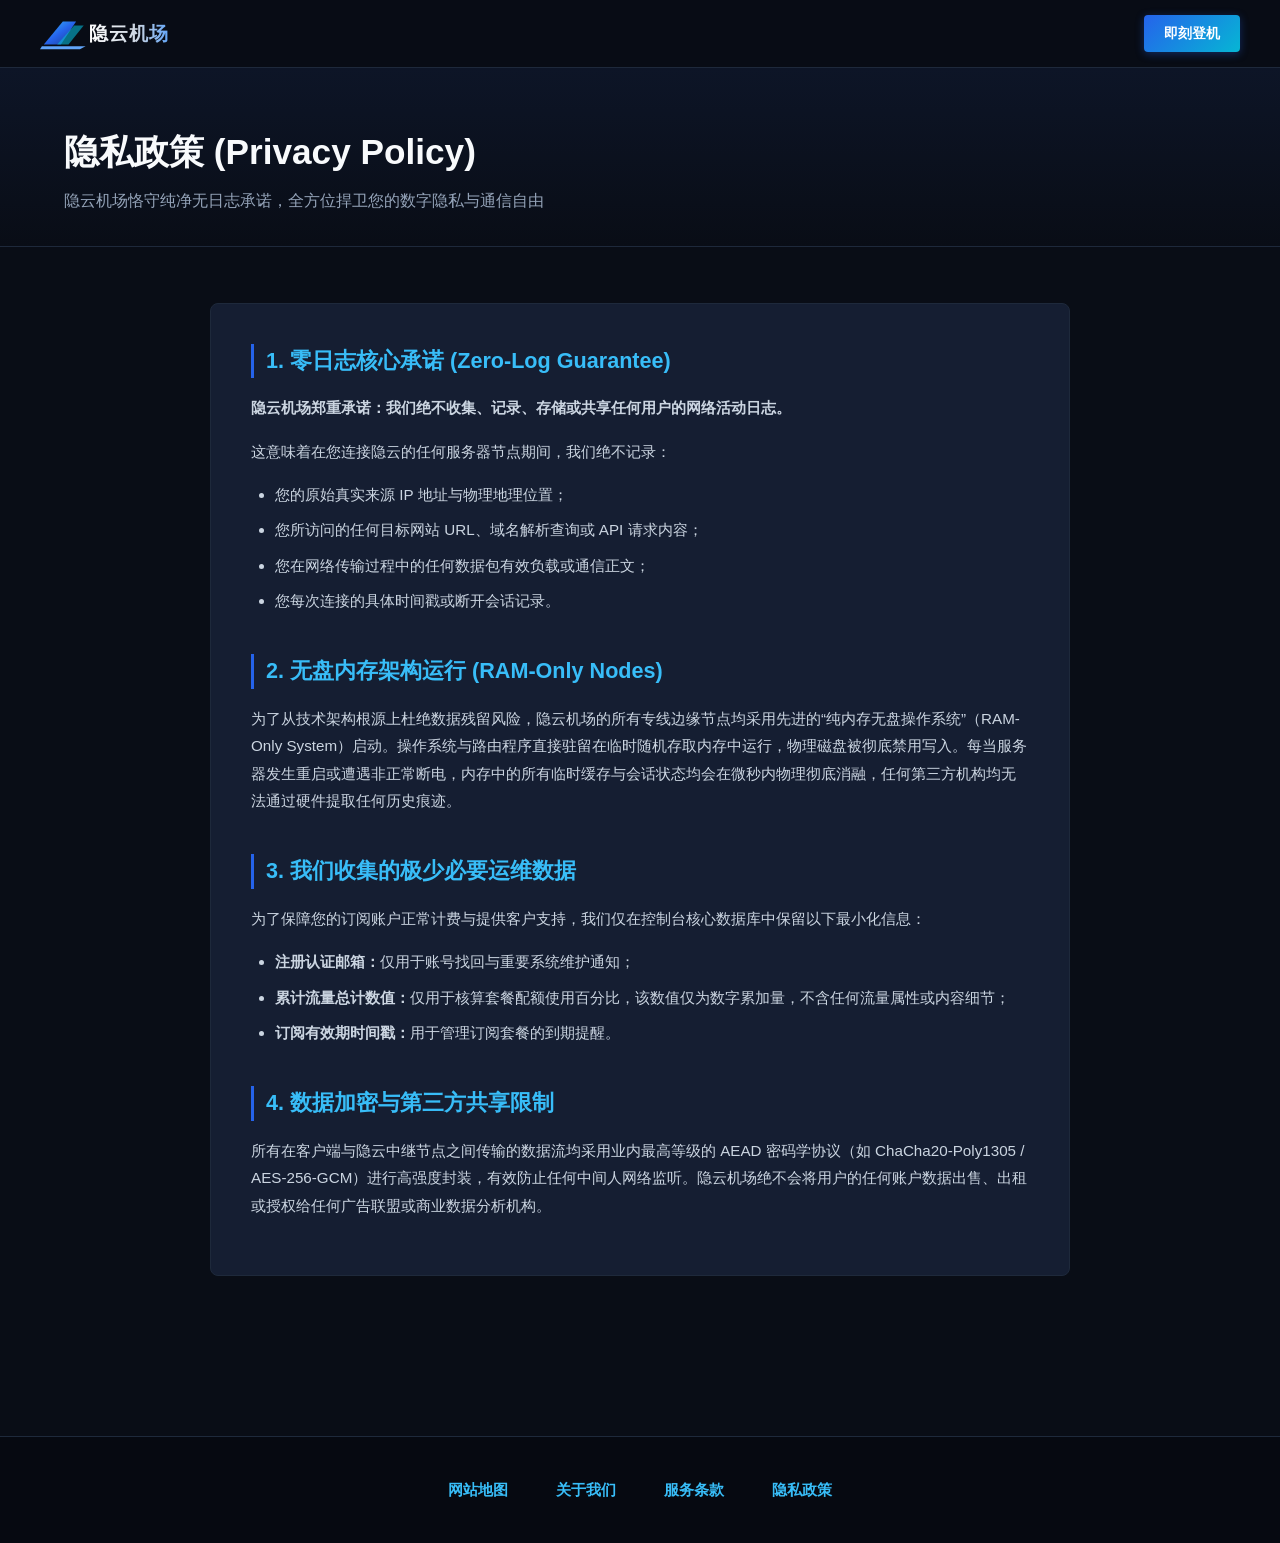
<file: privacy.html>
<!DOCTYPE html>
<html lang="zh-CN">
<head>
  <meta charset="UTF-8">
  <meta name="viewport" content="width=device-width, initial-scale=1.0">
  <title>隐私政策 - 隐云机场</title>
  <meta name="description" content="隐云机场严格的无日志隐私政策，郑重声明不记录任何用户网络活动、目标网址或真实IP地址。">
  <link rel="stylesheet" href="style.css">
</head>
<body>
  <header class="mach-header">
    <div class="nav-container">
      <a href="index.html" class="brand-logo" aria-label="隐云机场首页">
        <svg viewBox="0 0 160 40" fill="none" xmlns="http://www.w3.org/2000/svg">
          <defs>
            <linearGradient id="wingGrad" x1="0%" y1="0%" x2="100%" y2="100%">
              <stop offset="0%" stop-color="#38bdf8" />
              <stop offset="50%" stop-color="#2563eb" />
              <stop offset="100%" stop-color="#1e3a8a" />
            </linearGradient>
            <linearGradient id="metalGrad" x1="0%" y1="0%" x2="100%" y2="0%">
              <stop offset="0%" stop-color="#ffffff" />
              <stop offset="60%" stop-color="#cbd5e1" />
              <stop offset="100%" stop-color="#60a5fa" />
            </linearGradient>
          </defs>
          <path d="M4 32L24 8L38 8L22 32H4Z" fill="url(#wingGrad)" />
          <path d="M18 32L36 12L46 12L30 32H18Z" fill="#06b6d4" fill-opacity="0.6" />
          <path d="M2 34H48L42 37H0L2 34Z" fill="#60a5fa" />
          <text x="52" y="27" font-family="-apple-system, BlinkMacSystemFont, sans-serif" font-size="20" font-weight="900" fill="url(#metalGrad)" letter-spacing="1">隐云机场</text>
        </svg>
      </a>
      <a href="https://ww012.twilightaff.com/#/?code=A56DH1Af" target="_blank" rel="nofollow" class="btn-header">即刻登机</a>
    </div>
  </header>

  <div class="subpage-hero">
    <div class="container">
      <h1 class="subpage-title">隐私政策 (Privacy Policy)</h1>
      <p class="subpage-desc">隐云机场恪守纯净无日志承诺，全方位捍卫您的数字隐私与通信自由</p>
    </div>
  </div>

  <main class="subpage-content">
    <div class="container">
      <article class="legal-article">
        <section class="legal-section">
          <h2 class="legal-heading">1. 零日志核心承诺 (Zero-Log Guarantee)</h2>
          <p class="legal-text">
            <strong>隐云机场郑重承诺：我们绝不收集、记录、存储或共享任何用户的网络活动日志。</strong>
          </p>
          <p class="legal-text">
            这意味着在您连接隐云的任何服务器节点期间，我们绝不记录：
          </p>
          <ul class="legal-list">
            <li>您的原始真实来源 IP 地址与物理地理位置；</li>
            <li>您所访问的任何目标网站 URL、域名解析查询或 API 请求内容；</li>
            <li>您在网络传输过程中的任何数据包有效负载或通信正文；</li>
            <li>您每次连接的具体时间戳或断开会话记录。</li>
          </ul>
        </section>

        <section class="legal-section">
          <h2 class="legal-heading">2. 无盘内存架构运行 (RAM-Only Nodes)</h2>
          <p class="legal-text">
            为了从技术架构根源上杜绝数据残留风险，隐云机场的所有专线边缘节点均采用先进的“纯内存无盘操作系统”（RAM-Only System）启动。操作系统与路由程序直接驻留在临时随机存取内存中运行，物理磁盘被彻底禁用写入。每当服务器发生重启或遭遇非正常断电，内存中的所有临时缓存与会话状态均会在微秒内物理彻底消融，任何第三方机构均无法通过硬件提取任何历史痕迹。
          </p>
        </section>

        <section class="legal-section">
          <h2 class="legal-heading">3. 我们收集的极少必要运维数据</h2>
          <p class="legal-text">
            为了保障您的订阅账户正常计费与提供客户支持，我们仅在控制台核心数据库中保留以下最小化信息：
          </p>
          <ul class="legal-list">
            <li><strong>注册认证邮箱：</strong>仅用于账号找回与重要系统维护通知；</li>
            <li><strong>累计流量总计数值：</strong>仅用于核算套餐配额使用百分比，该数值仅为数字累加量，不含任何流量属性或内容细节；</li>
            <li><strong>订阅有效期时间戳：</strong>用于管理订阅套餐的到期提醒。</li>
          </ul>
        </section>

        <section class="legal-section">
          <h2 class="legal-heading">4. 数据加密与第三方共享限制</h2>
          <p class="legal-text">
            所有在客户端与隐云中继节点之间传输的数据流均采用业内最高等级的 AEAD 密码学协议（如 ChaCha20-Poly1305 / AES-256-GCM）进行高强度封装，有效防止任何中间人网络监听。隐云机场绝不会将用户的任何账户数据出售、出租或授权给任何广告联盟或商业数据分析机构。
          </p>
        </section>
      </article>
    </div>
  </main>

  <footer class="mach-footer">
    <div class="container">
      <ul class="footer-nav">
        <li><a href="sitemap.html">网站地图</a></li>
        <li><a href="about.html">关于我们</a></li>
        <li><a href="terms.html">服务条款</a></li>
        <li><a href="privacy.html">隐私政策</a></li>
      </ul>
    </div>
  </footer>
</body>
</html>
</file>
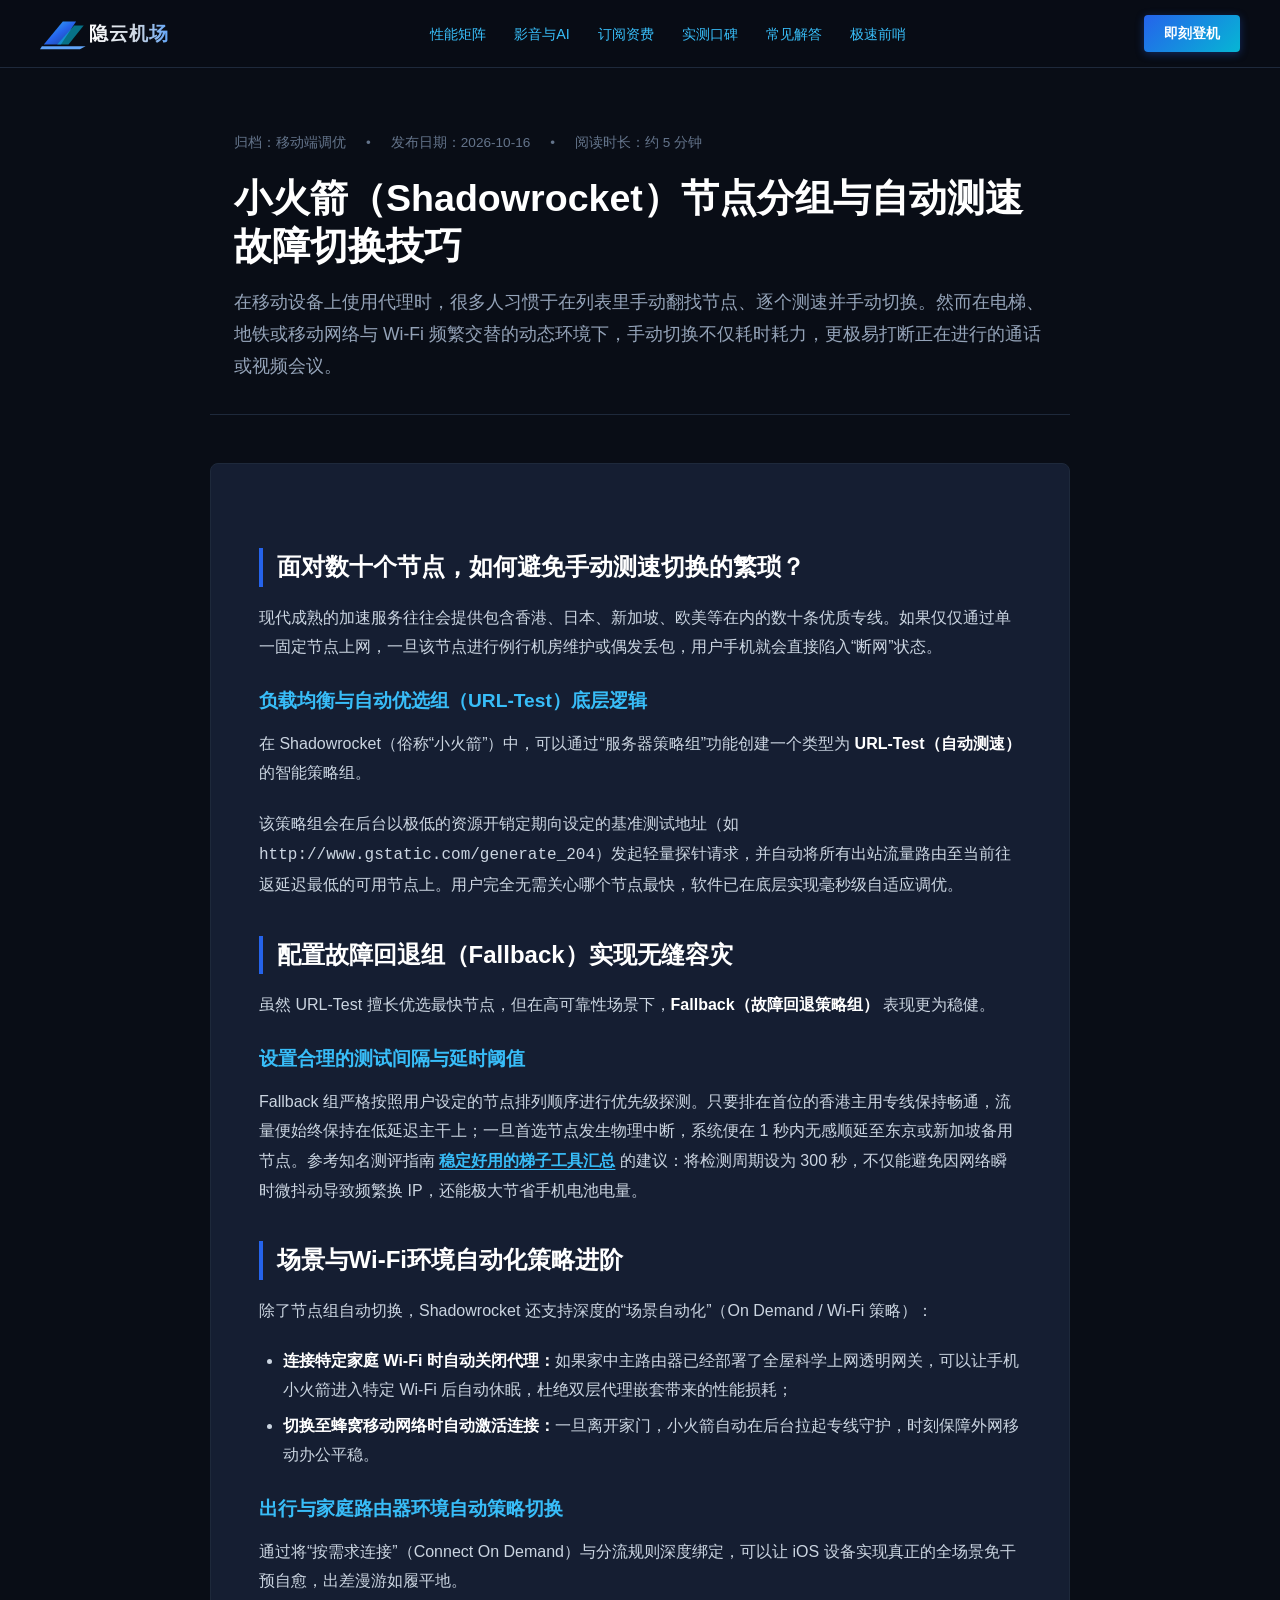
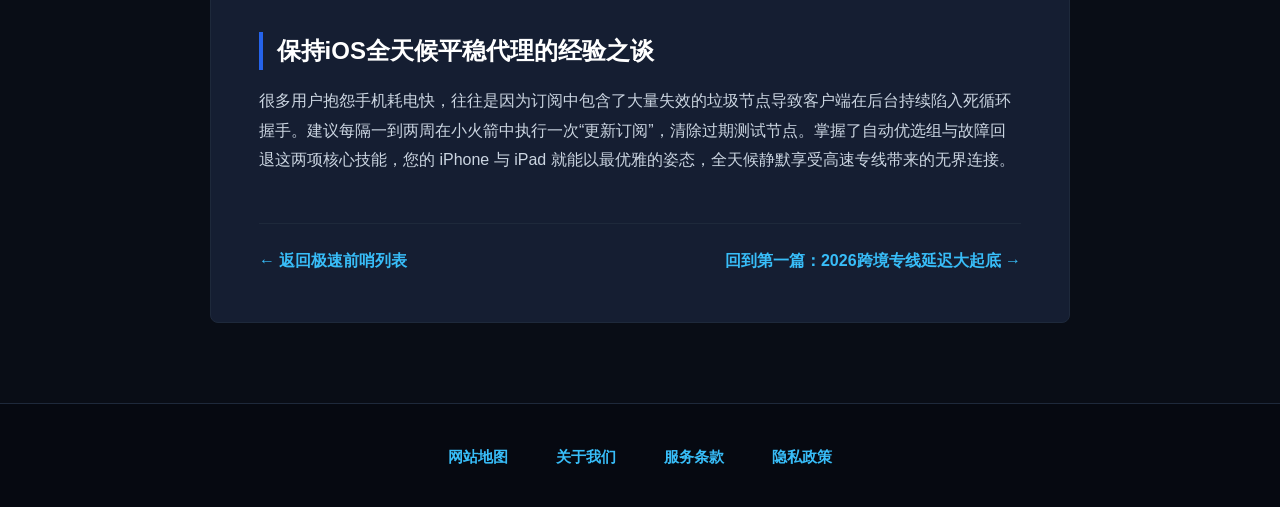
<file: shadowrocket-nodes-management.html>
﻿<!DOCTYPE html>
<html lang="zh-CN">
<head>
  <meta charset="UTF-8">
  <meta name="viewport" content="width=device-width, initial-scale=1.0">
  <title>小火箭（Shadowrocket）节点分组与自动测速故障切换技巧 - 隐云机场</title>
  <meta name="description" content="深入掌握iOS平台Shadowrocket（小火箭）的高级配置指南，详解URL-Test自动优选组、Fallback故障转移与场景化规则自动化。">
  <link rel="stylesheet" href="style.css">
</head>
<body>
  <header class="mach-header">
    <div class="nav-container">
      <a href="index.html" class="brand-logo" aria-label="隐云机场首页">
        <svg viewBox="0 0 160 40" fill="none" xmlns="http://www.w3.org/2000/svg">
          <defs>
            <linearGradient id="wingGrad" x1="0%" y1="0%" x2="100%" y2="100%">
              <stop offset="0%" stop-color="#38bdf8" />
              <stop offset="50%" stop-color="#2563eb" />
              <stop offset="100%" stop-color="#1e3a8a" />
            </linearGradient>
            <linearGradient id="metalGrad" x1="0%" y1="0%" x2="100%" y2="0%">
              <stop offset="0%" stop-color="#ffffff" />
              <stop offset="60%" stop-color="#cbd5e1" />
              <stop offset="100%" stop-color="#60a5fa" />
            </linearGradient>
          </defs>
          <path d="M4 32L24 8L38 8L22 32H4Z" fill="url(#wingGrad)" />
          <path d="M18 32L36 12L46 12L30 32H18Z" fill="#06b6d4" fill-opacity="0.6" />
          <path d="M2 34H48L42 37H0L2 34Z" fill="#60a5fa" />
          <text x="52" y="27" font-family="-apple-system, BlinkMacSystemFont, sans-serif" font-size="20" font-weight="900" fill="url(#metalGrad)" letter-spacing="1">隐云机场</text>
        </svg>
      </a>
      <ul class="nav-menu">
        <li><a href="index.html#features" class="nav-link">性能矩阵</a></li>
        <li><a href="index.html#capabilities" class="nav-link">影音与AI</a></li>
        <li><a href="index.html#pricing" class="nav-link">订阅资费</a></li>
        <li><a href="index.html#testimonials" class="nav-link">实测口碑</a></li>
        <li><a href="index.html#faq" class="nav-link">常见解答</a></li>
        <li><a href="speed-briefings.html" class="nav-link" style="color:#38bdf8;">极速前哨</a></li>
      </ul>
      <div class="header-actions">
        <a href="https://ww012.twilightaff.com/#/?code=A56DH1Af" target="_blank" rel="nofollow" class="btn-header">即刻登机</a>
        <button class="nav-toggle" aria-label="切换导航菜单" aria-expanded="false">
          <span class="bar"></span>
          <span class="bar"></span>
          <span class="bar"></span>
        </button>
      </div>
    </div>
  </header>

  <div class="article-header">
    <div class="container">
      <div class="article-meta-bar">
        <span>归档：移动端调优</span>
        <span>•</span>
        <span>发布日期：2026-10-16</span>
        <span>•</span>
        <span>阅读时长：约 5 分钟</span>
      </div>
      <h1 class="article-h1-title">小火箭（Shadowrocket）节点分组与自动测速故障切换技巧</h1>
      <p class="article-lead-p">
        在移动设备上使用代理时，很多人习惯于在列表里手动翻找节点、逐个测速并手动切换。然而在电梯、地铁或移动网络与 Wi-Fi 频繁交替的动态环境下，手动切换不仅耗时耗力，更极易打断正在进行的通话或视频会议。
      </p>
    </div>
  </div>

  <main class="container">
    <div class="article-body-wrapper">
      <article class="article-rich-content">
        <h2>面对数十个节点，如何避免手动测速切换的繁琐？</h2>
        <p>
          现代成熟的加速服务往往会提供包含香港、日本、新加坡、欧美等在内的数十条优质专线。如果仅仅通过单一固定节点上网，一旦该节点进行例行机房维护或偶发丢包，用户手机就会直接陷入“断网”状态。
        </p>
        <h3>负载均衡与自动优选组（URL-Test）底层逻辑</h3>
        <p>
          在 Shadowrocket（俗称“小火箭”）中，可以通过“服务器策略组”功能创建一个类型为 <strong>URL-Test（自动测速）</strong> 的智能策略组。
        </p>
        <p>
          该策略组会在后台以极低的资源开销定期向设定的基准测试地址（如 <code>http://www.gstatic.com/generate_204</code>）发起轻量探针请求，并自动将所有出站流量路由至当前往返延迟最低的可用节点上。用户完全无需关心哪个节点最快，软件已在底层实现毫秒级自适应调优。
        </p>

        <h2>配置故障回退组（Fallback）实现无缝容灾</h2>
        <p>
          虽然 URL-Test 擅长优选最快节点，但在高可靠性场景下，<strong>Fallback（故障回退策略组）</strong> 表现更为稳健。
        </p>
        <h3>设置合理的测试间隔与延时阈值</h3>
        <p>
          Fallback 组严格按照用户设定的节点排列顺序进行优先级探测。只要排在首位的香港主用专线保持畅通，流量便始终保持在低延迟主干上；一旦首选节点发生物理中断，系统便在 1 秒内无感顺延至东京或新加坡备用节点。参考知名测评指南 <a href="#plans" target="_blank">稳定好用的梯子工具汇总</a> 的建议：将检测周期设为 300 秒，不仅能避免因网络瞬时微抖动导致频繁换 IP，还能极大节省手机电池电量。
        </p>

        <h2>场景与Wi-Fi环境自动化策略进阶</h2>
        <p>
          除了节点组自动切换，Shadowrocket 还支持深度的“场景自动化”（On Demand / Wi-Fi 策略）：
        </p>
        <ul>
          <li><strong>连接特定家庭 Wi-Fi 时自动关闭代理：</strong>如果家中主路由器已经部署了全屋科学上网透明网关，可以让手机小火箭进入特定 Wi-Fi 后自动休眠，杜绝双层代理嵌套带来的性能损耗；</li>
          <li><strong>切换至蜂窝移动网络时自动激活连接：</strong>一旦离开家门，小火箭自动在后台拉起专线守护，时刻保障外网移动办公平稳。</li>
        </ul>
        <h3>出行与家庭路由器环境自动策略切换</h3>
        <p>
          通过将“按需求连接”（Connect On Demand）与分流规则深度绑定，可以让 iOS 设备实现真正的全场景免干预自愈，出差漫游如履平地。
        </p>

        <h2>保持iOS全天候平稳代理的经验之谈</h2>
        <p>
          很多用户抱怨手机耗电快，往往是因为订阅中包含了大量失效的垃圾节点导致客户端在后台持续陷入死循环握手。建议每隔一到两周在小火箭中执行一次“更新订阅”，清除过期测试节点。掌握了自动优选组与故障回退这两项核心技能，您的 iPhone 与 iPad 就能以最优雅的姿态，全天候静默享受高速专线带来的无界连接。
        </p>
      </article>

      <div class="post-back-bar">
        <a href="speed-briefings.html" style="text-decoration:none;font-weight:700;">&larr; 返回极速前哨列表</a>
        <a href="flight-ping-benchmark.html" style="text-decoration:none;font-weight:700;">回到第一篇：2026跨境专线延迟大起底 &rarr;</a>
      </div>
    </div>
  </main>

  <footer class="mach-footer">
    <div class="container">
      <ul class="footer-nav">
        <li><a href="sitemap.html">网站地图</a></li>
        <li><a href="about.html">关于我们</a></li>
        <li><a href="terms.html">服务条款</a></li>
        <li><a href="privacy.html">隐私政策</a></li>
      </ul>
    </div>
  </footer>
  <script src="nav.js" defer></script>
</body>
</html>
</file>
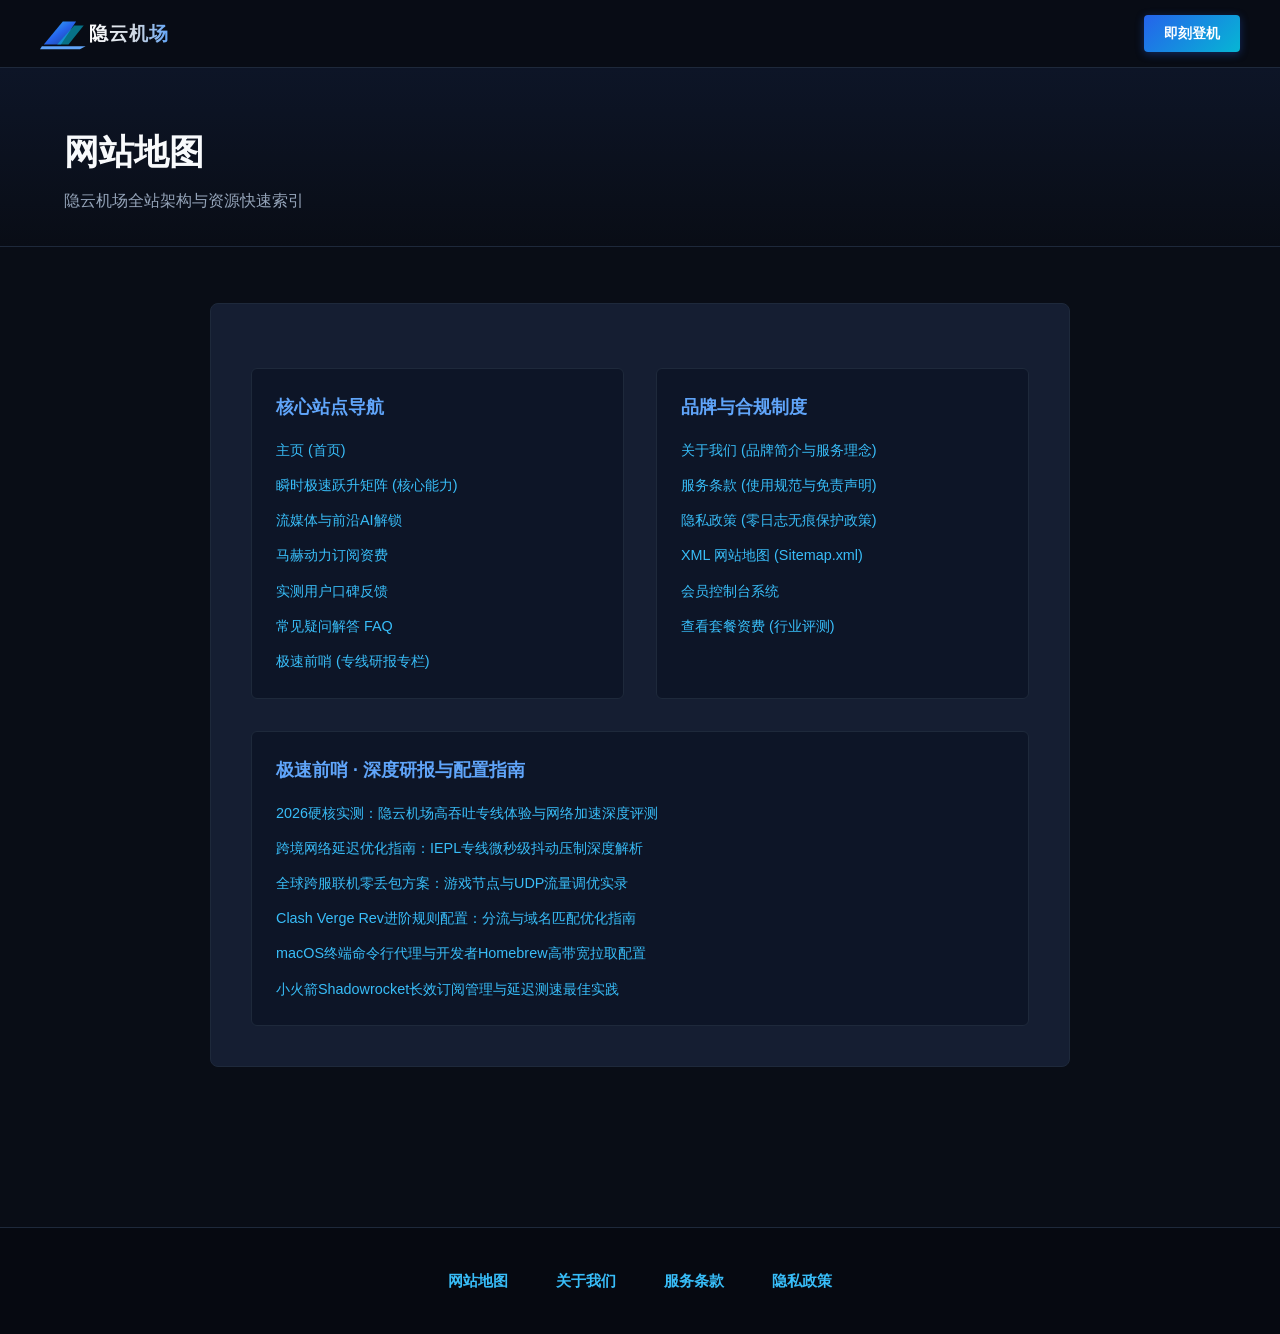
<file: sitemap.html>
<!DOCTYPE html>
<html lang="zh-CN">
<head>
  <meta charset="UTF-8">
  <meta name="viewport" content="width=device-width, initial-scale=1.0">
  <title>网站地图 - 隐云机场</title>
  <meta name="description" content="隐云机场网站地图，包含全站导航索引、功能板块直达与核心文档入口。">
  <link rel="stylesheet" href="style.css">
</head>
<body>
  <header class="mach-header">
    <div class="nav-container">
      <a href="index.html" class="brand-logo" aria-label="隐云机场首页">
        <svg viewBox="0 0 160 40" fill="none" xmlns="http://www.w3.org/2000/svg">
          <defs>
            <linearGradient id="wingGrad" x1="0%" y1="0%" x2="100%" y2="100%">
              <stop offset="0%" stop-color="#38bdf8" />
              <stop offset="50%" stop-color="#2563eb" />
              <stop offset="100%" stop-color="#1e3a8a" />
            </linearGradient>
            <linearGradient id="metalGrad" x1="0%" y1="0%" x2="100%" y2="0%">
              <stop offset="0%" stop-color="#ffffff" />
              <stop offset="60%" stop-color="#cbd5e1" />
              <stop offset="100%" stop-color="#60a5fa" />
            </linearGradient>
          </defs>
          <path d="M4 32L24 8L38 8L22 32H4Z" fill="url(#wingGrad)" />
          <path d="M18 32L36 12L46 12L30 32H18Z" fill="#06b6d4" fill-opacity="0.6" />
          <path d="M2 34H48L42 37H0L2 34Z" fill="#60a5fa" />
          <text x="52" y="27" font-family="-apple-system, BlinkMacSystemFont, sans-serif" font-size="20" font-weight="900" fill="url(#metalGrad)" letter-spacing="1">隐云机场</text>
        </svg>
      </a>
      <a href="https://ww012.twilightaff.com/#/?code=A56DH1Af" target="_blank" rel="nofollow" class="btn-header">即刻登机</a>
    </div>
  </header>

  <div class="subpage-hero">
    <div class="container">
      <h1 class="subpage-title">网站地图</h1>
      <p class="subpage-desc">隐云机场全站架构与资源快速索引</p>
    </div>
  </div>

  <main class="subpage-content">
    <div class="container">
      <div class="legal-article">
        <div class="sitemap-grid">
          <div class="sitemap-card">
            <h3>核心站点导航</h3>
            <ul>
              <li><a href="index.html">主页 (首页)</a></li>
              <li><a href="index.html#features">瞬时极速跃升矩阵 (核心能力)</a></li>
              <li><a href="index.html#capabilities">流媒体与前沿AI解锁</a></li>
              <li><a href="index.html#pricing">马赫动力订阅资费</a></li>
              <li><a href="index.html#testimonials">实测用户口碑反馈</a></li>
              <li><a href="index.html#faq">常见疑问解答 FAQ</a></li>
              <li><a href="speed-briefings.html">极速前哨 (专线研报专栏)</a></li>
            </ul>
          </div>
          <div class="sitemap-card">
            <h3>品牌与合规制度</h3>
            <ul>
              <li><a href="about.html">关于我们 (品牌简介与服务理念)</a></li>
              <li><a href="terms.html">服务条款 (使用规范与免责声明)</a></li>
              <li><a href="privacy.html">隐私政策 (零日志无痕保护政策)</a></li>
              <li><a href="sitemap.xml" target="_blank">XML 网站地图 (Sitemap.xml)</a></li>
              <li><a href="https://ww012.twilightaff.com/#/?code=A56DH1Af" target="_blank" rel="nofollow">会员控制台系统</a></li>
              <li><a href="#plans" target="_blank">查看套餐资费 (行业评测)</a></li>
            </ul>
          </div>
          <div class="sitemap-card" style="grid-column: 1 / -1;">
            <h3>极速前哨 · 深度研报与配置指南</h3>
            <ul>
              <li><a href="accelerator-review-yinyun.html">2026硬核实测：隐云机场高吞吐专线体验与网络加速深度评测</a></li>
              <li><a href="flight-ping-benchmark.html">跨境网络延迟优化指南：IEPL专线微秒级抖动压制深度解析</a></li>
              <li><a href="gaming-packet-loss-tuning.html">全球跨服联机零丢包方案：游戏节点与UDP流量调优实录</a></li>
              <li><a href="clash-verge-custom-rules.html">Clash Verge Rev进阶规则配置：分流与域名匹配优化指南</a></li>
              <li><a href="mac-terminal-proxy-workflow.html">macOS终端命令行代理与开发者Homebrew高带宽拉取配置</a></li>
              <li><a href="shadowrocket-nodes-management.html">小火箭Shadowrocket长效订阅管理与延迟测速最佳实践</a></li>
            </ul>
          </div>
        </div>
      </div>
    </div>
  </main>

  <footer class="mach-footer">
    <div class="container">
      <ul class="footer-nav">
        <li><a href="sitemap.html">网站地图</a></li>
        <li><a href="about.html">关于我们</a></li>
        <li><a href="terms.html">服务条款</a></li>
        <li><a href="privacy.html">隐私政策</a></li>
      </ul>
    </div>
  </footer>
</body>
</html>
</file>
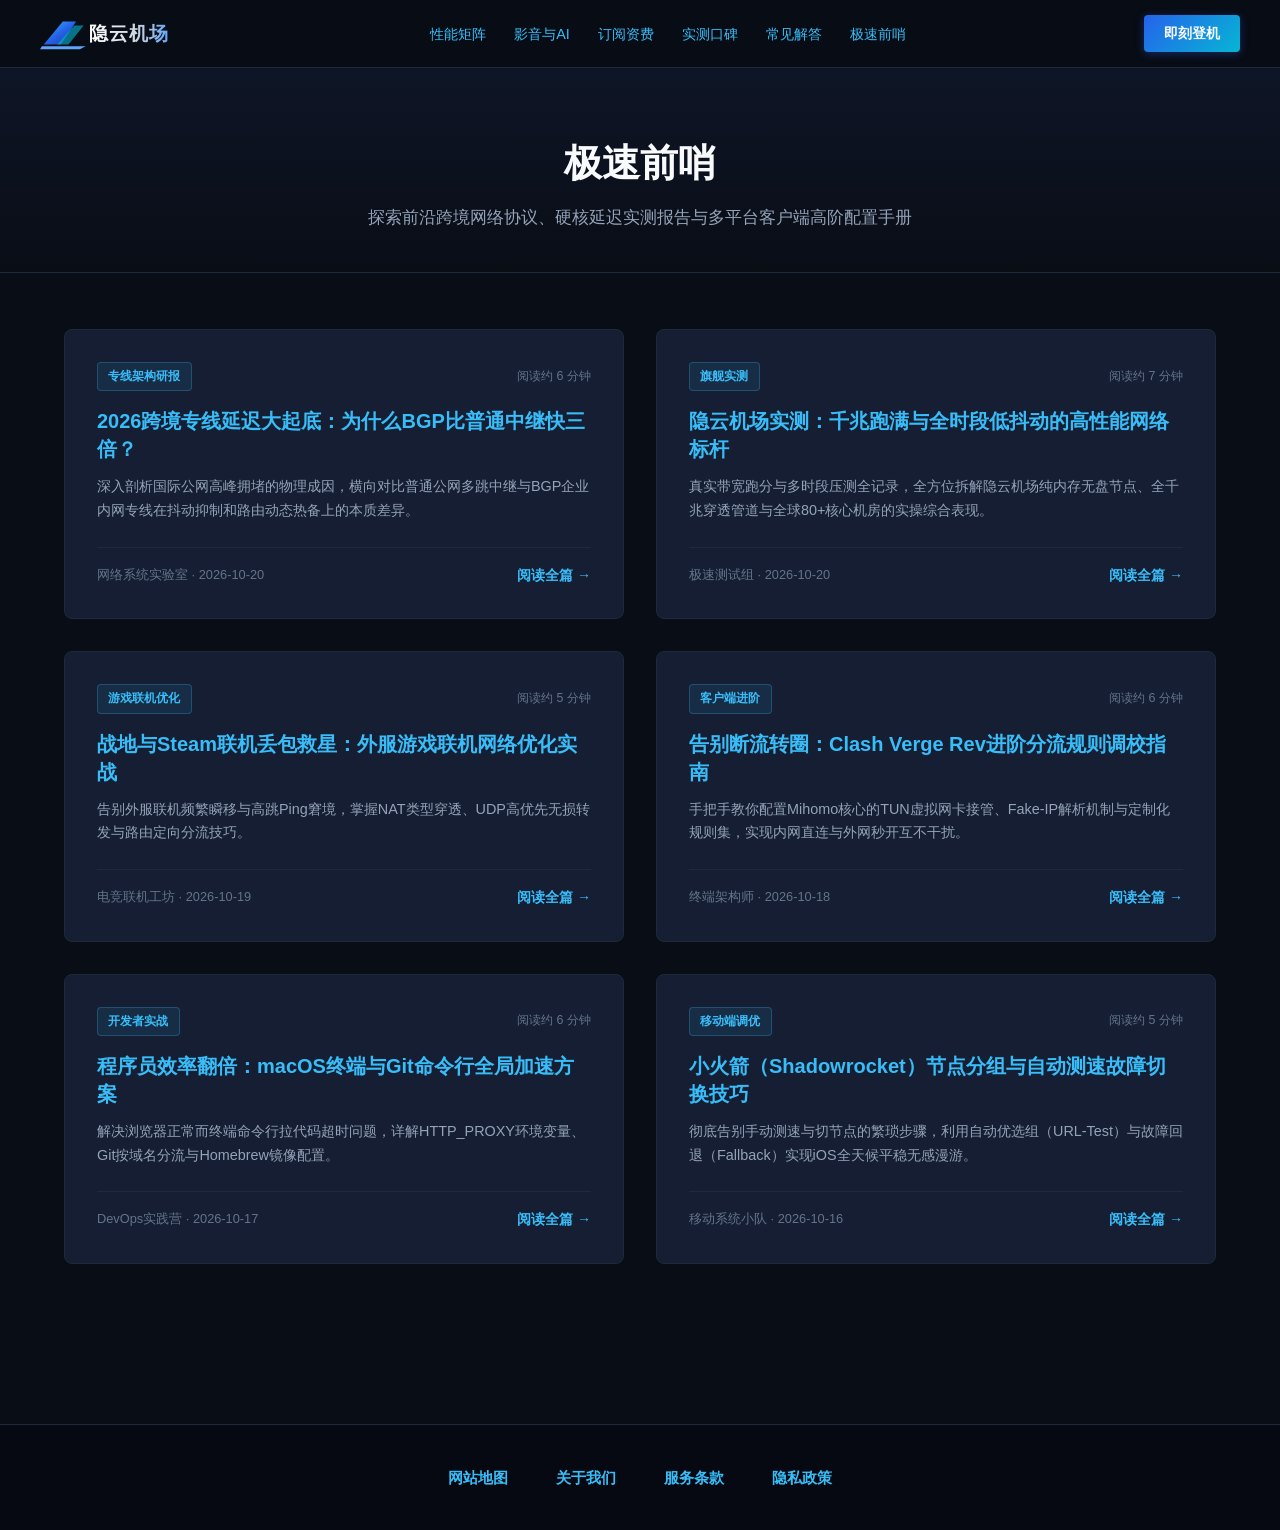
<file: speed-briefings.html>
<!DOCTYPE html>
<html lang="zh-CN">
<head>
  <meta charset="UTF-8">
  <meta name="viewport" content="width=device-width, initial-scale=1.0">
  <title>极速前哨 - 跨境专线实测与网络调优专栏 - 隐云机场</title>
  <meta name="description" content="隐云机场极速前哨专栏，聚焦全球跨境BGP骨干专线评测、低延迟网络调优指南、外服游戏与开发者命令行加速实战。">
  <link rel="stylesheet" href="style.css">
</head>
<body>

  <header class="mach-header">
    <div class="nav-container">
      <a href="index.html" class="brand-logo" aria-label="隐云机场首页">
        <svg viewBox="0 0 160 40" fill="none" xmlns="http://www.w3.org/2000/svg">
          <defs>
            <linearGradient id="wingGrad" x1="0%" y1="0%" x2="100%" y2="100%">
              <stop offset="0%" stop-color="#38bdf8" />
              <stop offset="50%" stop-color="#2563eb" />
              <stop offset="100%" stop-color="#1e3a8a" />
            </linearGradient>
            <linearGradient id="metalGrad" x1="0%" y1="0%" x2="100%" y2="0%">
              <stop offset="0%" stop-color="#ffffff" />
              <stop offset="60%" stop-color="#cbd5e1" />
              <stop offset="100%" stop-color="#60a5fa" />
            </linearGradient>
          </defs>
          <path d="M4 32L24 8L38 8L22 32H4Z" fill="url(#wingGrad)" />
          <path d="M18 32L36 12L46 12L30 32H18Z" fill="#06b6d4" fill-opacity="0.6" />
          <path d="M2 34H48L42 37H0L2 34Z" fill="#60a5fa" />
          <text x="52" y="27" font-family="-apple-system, BlinkMacSystemFont, sans-serif" font-size="20" font-weight="900" fill="url(#metalGrad)" letter-spacing="1">隐云机场</text>
        </svg>
      </a>
      <ul class="nav-menu">
        <li><a href="index.html#features" class="nav-link">性能矩阵</a></li>
        <li><a href="index.html#capabilities" class="nav-link">影音与AI</a></li>
        <li><a href="index.html#pricing" class="nav-link">订阅资费</a></li>
        <li><a href="index.html#testimonials" class="nav-link">实测口碑</a></li>
        <li><a href="index.html#faq" class="nav-link">常见解答</a></li>
        <li><a href="speed-briefings.html" class="nav-link" style="color:#38bdf8;">极速前哨</a></li>
      </ul>
      <div class="header-actions">
        <a href="https://ww012.twilightaff.com/#/?code=A56DH1Af" target="_blank" rel="nofollow" class="btn-header">即刻登机</a>
        <button class="nav-toggle" aria-label="切换导航菜单" aria-expanded="false">
          <span class="bar"></span>
          <span class="bar"></span>
          <span class="bar"></span>
        </button>
      </div>
    </div>
  </header>

  <div class="news-hub-hero">
    <div class="container">
      <h1 class="news-hub-title">极速前哨</h1>
      <p class="news-hub-desc">探索前沿跨境网络协议、硬核延迟实测报告与多平台客户端高阶配置手册</p>
    </div>
  </div>

  <main class="container">
    <div class="articles-grid">
      <!-- 文章 1 -->
      <article class="article-card">
        <div>
          <div class="card-badge-row">
            <span class="article-cat-tag">专线架构研报</span>
            <span class="article-read-time">阅读约 6 分钟</span>
          </div>
          <h2 class="article-card-title">
            <a href="flight-ping-benchmark.html">2026跨境专线延迟大起底：为什么BGP比普通中继快三倍？</a>
          </h2>
          <p class="article-card-excerpt">
            深入剖析国际公网高峰拥堵的物理成因，横向对比普通公网多跳中继与BGP企业内网专线在抖动抑制和路由动态热备上的本质差异。
          </p>
        </div>
        <div class="article-card-footer">
          <span class="article-author-info">网络系统实验室 · 2026-10-20</span>
          <a href="flight-ping-benchmark.html" class="article-read-more">阅读全篇 &rarr;</a>
        </div>
      </article>

      <!-- 文章 2 (品牌核心文章) -->
      <article class="article-card">
        <div>
          <div class="card-badge-row">
            <span class="article-cat-tag">旗舰实测</span>
            <span class="article-read-time">阅读约 7 分钟</span>
          </div>
          <h2 class="article-card-title">
            <a href="accelerator-review-yinyun.html">隐云机场实测：千兆跑满与全时段低抖动的高性能网络标杆</a>
          </h2>
          <p class="article-card-excerpt">
            真实带宽跑分与多时段压测全记录，全方位拆解隐云机场纯内存无盘节点、全千兆穿透管道与全球80+核心机房的实操综合表现。
          </p>
        </div>
        <div class="article-card-footer">
          <span class="article-author-info">极速测试组 · 2026-10-20</span>
          <a href="accelerator-review-yinyun.html" class="article-read-more">阅读全篇 &rarr;</a>
        </div>
      </article>

      <!-- 文章 3 -->
      <article class="article-card">
        <div>
          <div class="card-badge-row">
            <span class="article-cat-tag">游戏联机优化</span>
            <span class="article-read-time">阅读约 5 分钟</span>
          </div>
          <h2 class="article-card-title">
            <a href="gaming-packet-loss-tuning.html">战地与Steam联机丢包救星：外服游戏联机网络优化实战</a>
          </h2>
          <p class="article-card-excerpt">
            告别外服联机频繁瞬移与高跳Ping窘境，掌握NAT类型穿透、UDP高优先无损转发与路由定向分流技巧。
          </p>
        </div>
        <div class="article-card-footer">
          <span class="article-author-info">电竞联机工坊 · 2026-10-19</span>
          <a href="gaming-packet-loss-tuning.html" class="article-read-more">阅读全篇 &rarr;</a>
        </div>
      </article>

      <!-- 文章 4 -->
      <article class="article-card">
        <div>
          <div class="card-badge-row">
            <span class="article-cat-tag">客户端进阶</span>
            <span class="article-read-time">阅读约 6 分钟</span>
          </div>
          <h2 class="article-card-title">
            <a href="clash-verge-custom-rules.html">告别断流转圈：Clash Verge Rev进阶分流规则调校指南</a>
          </h2>
          <p class="article-card-excerpt">
            手把手教你配置Mihomo核心的TUN虚拟网卡接管、Fake-IP解析机制与定制化规则集，实现内网直连与外网秒开互不干扰。
          </p>
        </div>
        <div class="article-card-footer">
          <span class="article-author-info">终端架构师 · 2026-10-18</span>
          <a href="clash-verge-custom-rules.html" class="article-read-more">阅读全篇 &rarr;</a>
        </div>
      </article>

      <!-- 文章 5 -->
      <article class="article-card">
        <div>
          <div class="card-badge-row">
            <span class="article-cat-tag">开发者实战</span>
            <span class="article-read-time">阅读约 6 分钟</span>
          </div>
          <h2 class="article-card-title">
            <a href="mac-terminal-proxy-workflow.html">程序员效率翻倍：macOS终端与Git命令行全局加速方案</a>
          </h2>
          <p class="article-card-excerpt">
            解决浏览器正常而终端命令行拉代码超时问题，详解HTTP_PROXY环境变量、Git按域名分流与Homebrew镜像配置。
          </p>
        </div>
        <div class="article-card-footer">
          <span class="article-author-info">DevOps实践营 · 2026-10-17</span>
          <a href="mac-terminal-proxy-workflow.html" class="article-read-more">阅读全篇 &rarr;</a>
        </div>
      </article>

      <!-- 文章 6 -->
      <article class="article-card">
        <div>
          <div class="card-badge-row">
            <span class="article-cat-tag">移动端调优</span>
            <span class="article-read-time">阅读约 5 分钟</span>
          </div>
          <h2 class="article-card-title">
            <a href="shadowrocket-nodes-management.html">小火箭（Shadowrocket）节点分组与自动测速故障切换技巧</a>
          </h2>
          <p class="article-card-excerpt">
            彻底告别手动测速与切节点的繁琐步骤，利用自动优选组（URL-Test）与故障回退（Fallback）实现iOS全天候平稳无感漫游。
          </p>
        </div>
        <div class="article-card-footer">
          <span class="article-author-info">移动系统小队 · 2026-10-16</span>
          <a href="shadowrocket-nodes-management.html" class="article-read-more">阅读全篇 &rarr;</a>
        </div>
      </article>
    </div>
  </main>

  <footer class="mach-footer">
    <div class="container">
      <ul class="footer-nav">
        <li><a href="sitemap.html">网站地图</a></li>
        <li><a href="about.html">关于我们</a></li>
        <li><a href="terms.html">服务条款</a></li>
        <li><a href="privacy.html">隐私政策</a></li>
      </ul>
    </div>
  </footer>

  <script src="nav.js" defer></script>
</body>
</html>
</file>
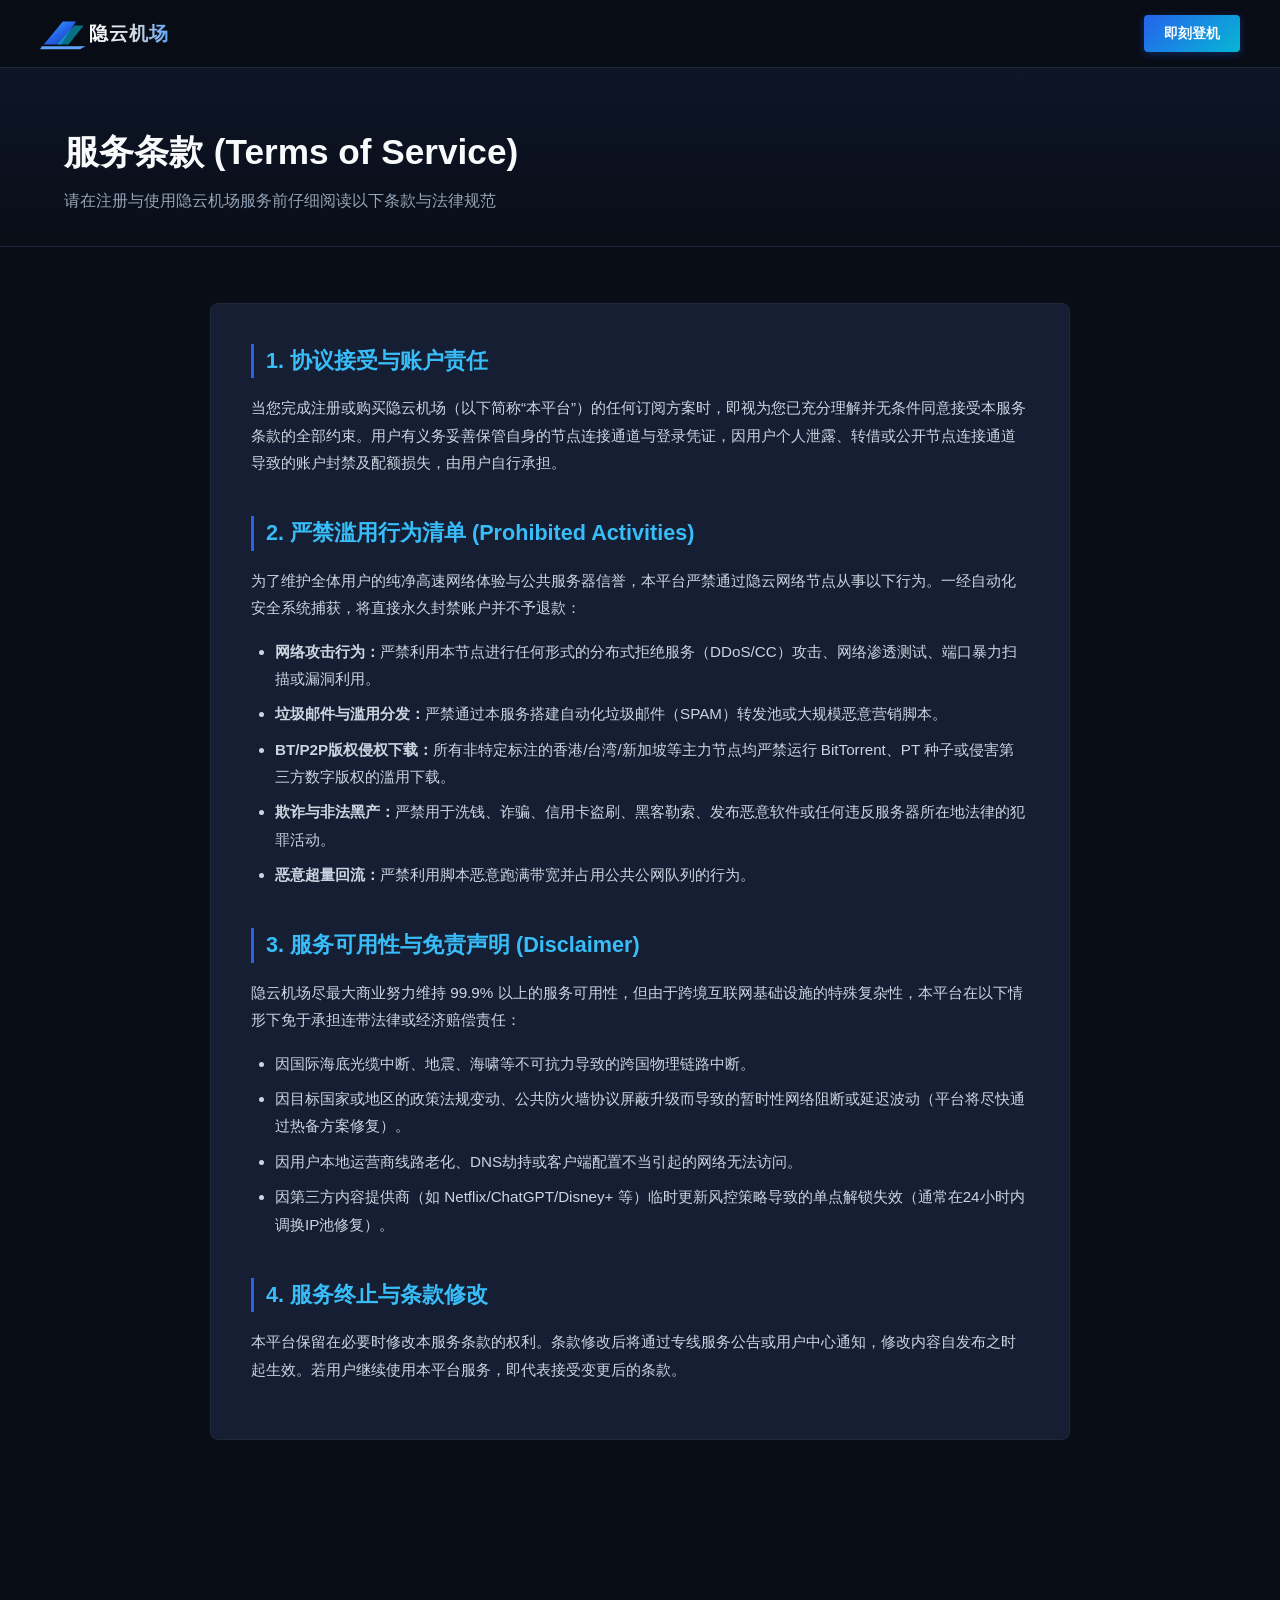
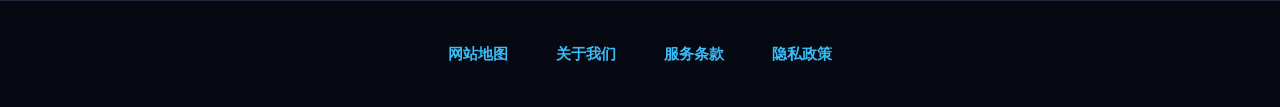
<file: terms.html>
<!DOCTYPE html>
<html lang="zh-CN">
<head>
  <meta charset="UTF-8">
  <meta name="viewport" content="width=device-width, initial-scale=1.0">
  <title>服务条款 - 隐云机场</title>
  <meta name="description" content="隐云机场服务条款与用户使用准则，明确包含严禁滥用行为清单与免责声明。">
  <link rel="stylesheet" href="style.css">
</head>
<body>
  <header class="mach-header">
    <div class="nav-container">
      <a href="index.html" class="brand-logo" aria-label="隐云机场首页">
        <svg viewBox="0 0 160 40" fill="none" xmlns="http://www.w3.org/2000/svg">
          <defs>
            <linearGradient id="wingGrad" x1="0%" y1="0%" x2="100%" y2="100%">
              <stop offset="0%" stop-color="#38bdf8" />
              <stop offset="50%" stop-color="#2563eb" />
              <stop offset="100%" stop-color="#1e3a8a" />
            </linearGradient>
            <linearGradient id="metalGrad" x1="0%" y1="0%" x2="100%" y2="0%">
              <stop offset="0%" stop-color="#ffffff" />
              <stop offset="60%" stop-color="#cbd5e1" />
              <stop offset="100%" stop-color="#60a5fa" />
            </linearGradient>
          </defs>
          <path d="M4 32L24 8L38 8L22 32H4Z" fill="url(#wingGrad)" />
          <path d="M18 32L36 12L46 12L30 32H18Z" fill="#06b6d4" fill-opacity="0.6" />
          <path d="M2 34H48L42 37H0L2 34Z" fill="#60a5fa" />
          <text x="52" y="27" font-family="-apple-system, BlinkMacSystemFont, sans-serif" font-size="20" font-weight="900" fill="url(#metalGrad)" letter-spacing="1">隐云机场</text>
        </svg>
      </a>
      <a href="https://ww012.twilightaff.com/#/?code=A56DH1Af" target="_blank" rel="nofollow" class="btn-header">即刻登机</a>
    </div>
  </header>

  <div class="subpage-hero">
    <div class="container">
      <h1 class="subpage-title">服务条款 (Terms of Service)</h1>
      <p class="subpage-desc">请在注册与使用隐云机场服务前仔细阅读以下条款与法律规范</p>
    </div>
  </div>

  <main class="subpage-content">
    <div class="container">
      <article class="legal-article">
        <section class="legal-section">
          <h2 class="legal-heading">1. 协议接受与账户责任</h2>
          <p class="legal-text">
            当您完成注册或购买隐云机场（以下简称“本平台”）的任何订阅方案时，即视为您已充分理解并无条件同意接受本服务条款的全部约束。用户有义务妥善保管自身的节点连接通道与登录凭证，因用户个人泄露、转借或公开节点连接通道导致的账户封禁及配额损失，由用户自行承担。
          </p>
        </section>

        <section class="legal-section">
          <h2 class="legal-heading">2. 严禁滥用行为清单 (Prohibited Activities)</h2>
          <p class="legal-text">
            为了维护全体用户的纯净高速网络体验与公共服务器信誉，本平台严禁通过隐云网络节点从事以下行为。一经自动化安全系统捕获，将直接永久封禁账户并不予退款：
          </p>
          <ul class="legal-list">
            <li><strong>网络攻击行为：</strong>严禁利用本节点进行任何形式的分布式拒绝服务（DDoS/CC）攻击、网络渗透测试、端口暴力扫描或漏洞利用。</li>
            <li><strong>垃圾邮件与滥用分发：</strong>严禁通过本服务搭建自动化垃圾邮件（SPAM）转发池或大规模恶意营销脚本。</li>
            <li><strong>BT/P2P版权侵权下载：</strong>所有非特定标注的香港/台湾/新加坡等主力节点均严禁运行 BitTorrent、PT 种子或侵害第三方数字版权的滥用下载。</li>
            <li><strong>欺诈与非法黑产：</strong>严禁用于洗钱、诈骗、信用卡盗刷、黑客勒索、发布恶意软件或任何违反服务器所在地法律的犯罪活动。</li>
            <li><strong>恶意超量回流：</strong>严禁利用脚本恶意跑满带宽并占用公共公网队列的行为。</li>
          </ul>
        </section>

        <section class="legal-section">
          <h2 class="legal-heading">3. 服务可用性与免责声明 (Disclaimer)</h2>
          <p class="legal-text">
            隐云机场尽最大商业努力维持 99.9% 以上的服务可用性，但由于跨境互联网基础设施的特殊复杂性，本平台在以下情形下免于承担连带法律或经济赔偿责任：
          </p>
          <ul class="legal-list">
            <li>因国际海底光缆中断、地震、海啸等不可抗力导致的跨国物理链路中断。</li>
            <li>因目标国家或地区的政策法规变动、公共防火墙协议屏蔽升级而导致的暂时性网络阻断或延迟波动（平台将尽快通过热备方案修复）。</li>
            <li>因用户本地运营商线路老化、DNS劫持或客户端配置不当引起的网络无法访问。</li>
            <li>因第三方内容提供商（如 Netflix/ChatGPT/Disney+ 等）临时更新风控策略导致的单点解锁失效（通常在24小时内调换IP池修复）。</li>
          </ul>
        </section>

        <section class="legal-section">
          <h2 class="legal-heading">4. 服务终止与条款修改</h2>
          <p class="legal-text">
            本平台保留在必要时修改本服务条款的权利。条款修改后将通过专线服务公告或用户中心通知，修改内容自发布之时起生效。若用户继续使用本平台服务，即代表接受变更后的条款。
          </p>
        </section>
      </article>
    </div>
  </main>

  <footer class="mach-footer">
    <div class="container">
      <ul class="footer-nav">
        <li><a href="sitemap.html">网站地图</a></li>
        <li><a href="about.html">关于我们</a></li>
        <li><a href="terms.html">服务条款</a></li>
        <li><a href="privacy.html">隐私政策</a></li>
      </ul>
    </div>
  </footer>
</body>
</html>
</file>
<file: style.css>
/* yinyuncloud.fit - 超音速气动/马赫流线设计系统 */
:root {
  --bg-primary: #090d16;
  --bg-secondary: #0f172a;
  --bg-card: #151e32;
  --border-mach: #1e293b;
  --border-glow: #3b82f6;
  --text-main: #f8fafc;
  --text-muted: #94a3b8;
  --text-dim: #64748b;
  --accent-cobalt: #2563eb;
  --accent-cyan: #06b6d4;
  --accent-amber: #f59e0b;
  --font-stack: -apple-system, BlinkMacSystemFont, "Segoe UI", Roboto, "PingFang SC", "Hiragino Sans GB", "Microsoft YaHei", sans-serif;
}

* {
  box-sizing: border-box;
  margin: 0;
  padding: 0;
}

body {
  font-family: var(--font-stack);
  background-color: var(--bg-primary);
  color: var(--text-main);
  line-height: 1.6;
  overflow-x: hidden;
  -webkit-font-smoothing: antialiased;
}

/* 顶部导航 */
.mach-header {
  position: sticky;
  top: 0;
  z-index: 100;
  background: rgba(9, 13, 22, 0.95);
  border-bottom: 1px solid var(--border-mach);
  padding: 0.9rem 1.5rem;
}

.nav-container {
  max-width: 1200px;
  margin: 0 auto;
  display: flex;
  align-items: center;
  justify-content: space-between;
}

.brand-logo {
  display: flex;
  align-items: center;
  gap: 0.75rem;
  text-decoration: none;
  color: var(--text-main);
}

.brand-logo svg {
  height: 38px;
  width: auto;
}

.brand-text-group {
  display: flex;
  flex-direction: column;
}

.brand-name {
  font-size: 1.25rem;
  font-weight: 800;
  letter-spacing: 0.05em;
  background: linear-gradient(135deg, #ffffff 40%, #93c5fd 100%);
  -webkit-background-clip: text;
  -webkit-text-fill-color: transparent;
}

.brand-tagline {
  font-size: 0.65rem;
  color: var(--accent-cyan);
  letter-spacing: 0.15em;
  text-transform: uppercase;
}

.nav-menu {
  display: flex;
  align-items: center;
  gap: 1.75rem;
  list-style: none;
}

.nav-link {
  color: var(--text-muted);
  text-decoration: none;
  font-size: 0.9rem;
  font-weight: 500;
  transition: color 0.2s ease;
}

.nav-link:hover {
  color: #38bdf8;
}

.header-actions {
  display: flex;
  align-items: center;
  gap: 0.75rem;
}

.btn-header,
.btn-header:link,
.btn-header:visited {
  padding: 0.5rem 1.25rem;
  background: linear-gradient(135deg, var(--accent-cobalt), var(--accent-cyan));
  color: #ffffff !important;
  -webkit-text-fill-color: #ffffff !important;
  border-radius: 4px;
  text-decoration: none;
  font-size: 0.85rem;
  font-weight: 700;
  box-shadow: 0 2px 8px rgba(37, 99, 235, 0.35);
  transition: transform 0.2s, box-shadow 0.2s;
  white-space: nowrap;
}

.btn-header:hover,
.btn-header:focus,
.btn-header:active {
  color: #ffffff !important;
  -webkit-text-fill-color: #ffffff !important;
  transform: translateY(-1px);
  box-shadow: 0 4px 14px rgba(6, 182, 212, 0.45);
}

.nav-toggle {
  display: none;
}

/* 主容器 */
.container {
  max-width: 1200px;
  margin: 0 auto;
  padding: 0 1.5rem;
}

/* Hero 首屏 */
.supersonic-hero {
  padding: 4.5rem 0 3rem;
  position: relative;
}

.hero-grid {
  display: grid;
  grid-template-columns: 1.15fr 0.85fr;
  gap: 3rem;
  align-items: center;
}

.hero-content {
  display: flex;
  flex-direction: column;
  gap: 1.5rem;
}

.velocity-badge {
  display: inline-flex;
  align-items: center;
  gap: 0.5rem;
  padding: 0.35rem 0.85rem;
  background: rgba(37, 99, 235, 0.12);
  border: 1px solid rgba(59, 130, 246, 0.3);
  border-radius: 4px;
  font-size: 0.78rem;
  color: #60a5fa;
  font-weight: 600;
  width: fit-content;
}

.hero-title {
  font-size: 2.75rem;
  font-weight: 800;
  line-height: 1.2;
  letter-spacing: -0.02em;
}

.hero-title .highlight {
  background: linear-gradient(135deg, #60a5fa, #06b6d4);
  -webkit-background-clip: text;
  -webkit-text-fill-color: transparent;
}

.hero-subtitle {
  font-size: 1.1rem;
  color: var(--text-muted);
  line-height: 1.7;
}

.hero-cta-group {
  display: flex;
  flex-wrap: wrap;
  gap: 1rem;
  align-items: center;
  margin-top: 0.5rem;
}

.btn-cta-primary,
.btn-cta-primary:link,
.btn-cta-primary:visited {
  min-height: 48px;
  padding: 0.85rem 1.85rem;
  background: linear-gradient(135deg, #1d4ed8, #0284c7);
  color: #ffffff !important;
  -webkit-text-fill-color: #ffffff !important;
  border-radius: 6px;
  text-decoration: none;
  font-weight: 800;
  font-size: 1rem;
  display: inline-flex;
  align-items: center;
  justify-content: center;
  gap: 0.6rem;
  box-shadow: 0 4px 16px rgba(2, 132, 199, 0.4);
  transition: all 0.25s ease;
}

.btn-cta-primary span {
  color: #ffffff !important;
  -webkit-text-fill-color: #ffffff !important;
}

.btn-cta-primary svg {
  stroke: #ffffff !important;
}

.btn-cta-primary:hover,
.btn-cta-primary:focus,
.btn-cta-primary:active {
  color: #ffffff !important;
  -webkit-text-fill-color: #ffffff !important;
  transform: translateY(-2px);
  box-shadow: 0 8px 24px rgba(2, 132, 199, 0.55);
  background: linear-gradient(135deg, #2563eb, #0ea5e9);
}

.btn-cta-primary:hover span,
.btn-cta-primary:focus span,
.btn-cta-primary:active span {
  color: #ffffff !important;
  -webkit-text-fill-color: #ffffff !important;
}

.btn-cta-primary:hover svg,
.btn-cta-primary:focus svg,
.btn-cta-primary:active svg {
  stroke: #ffffff !important;
}

.btn-recommend-pbn,
.btn-recommend-pbn:link,
.btn-recommend-pbn:visited {
  min-height: 48px;
  padding: 0.85rem 1.65rem;
  background: #1e293b;
  color: #38bdf8 !important;
  -webkit-text-fill-color: #38bdf8 !important;
  border: 1px solid #334155;
  border-radius: 6px;
  text-decoration: none;
  font-weight: 700;
  font-size: 0.95rem;
  display: inline-flex;
  align-items: center;
  justify-content: center;
  gap: 0.5rem;
  transition: all 0.2s ease;
}

.btn-recommend-pbn span {
  color: #38bdf8 !important;
  -webkit-text-fill-color: #38bdf8 !important;
}

.btn-recommend-pbn svg {
  stroke: #38bdf8 !important;
}

.btn-recommend-pbn:hover,
.btn-recommend-pbn:focus,
.btn-recommend-pbn:active {
  background: #283548;
  border-color: #38bdf8;
  color: #ffffff !important;
  -webkit-text-fill-color: #ffffff !important;
  transform: translateY(-2px);
}

.btn-recommend-pbn:hover span,
.btn-recommend-pbn:focus span,
.btn-recommend-pbn:active span {
  color: #ffffff !important;
  -webkit-text-fill-color: #ffffff !important;
}

.btn-recommend-pbn:hover svg,
.btn-recommend-pbn:focus svg,
.btn-recommend-pbn:active svg {
  stroke: #ffffff !important;
}

.btn-recommend-pbn:hover {
  background: #334155;
  color: #e0f2fe;
  border-color: #38bdf8;
  transform: translateY(-2px);
}

.hero-assurance {
  display: flex;
  gap: 1.5rem;
  font-size: 0.8rem;
  color: var(--text-dim);
}

.hero-assurance span {
  display: inline-flex;
  align-items: center;
  gap: 0.35rem;
}

/* 右侧测速面板 */
.telemetry-card {
  background: var(--bg-card);
  border: 1px solid var(--border-mach);
  border-radius: 8px;
  padding: 1.75rem;
  box-shadow: 0 20px 40px rgba(0, 0, 0, 0.4);
}

.card-header-bar {
  display: flex;
  justify-content: space-between;
  align-items: center;
  padding-bottom: 1rem;
  border-bottom: 1px solid var(--border-mach);
  margin-bottom: 1.25rem;
}

.gauge-title {
  font-size: 0.85rem;
  font-weight: 700;
  color: var(--text-main);
  letter-spacing: 0.05em;
}

.live-indicator {
  display: flex;
  align-items: center;
  gap: 0.4rem;
  font-size: 0.75rem;
  color: #22c55e;
}

.pulse-dot {
  width: 7px;
  height: 7px;
  background-color: #22c55e;
  border-radius: 50%;
}

.node-list {
  display: flex;
  flex-direction: column;
  gap: 0.85rem;
}

.node-row {
  display: flex;
  align-items: center;
  justify-content: space-between;
  background: #0b1120;
  padding: 0.75rem 1rem;
  border-radius: 6px;
  border-left: 3px solid var(--accent-cobalt);
}

.node-row.active {
  border-left-color: var(--accent-cyan);
}

.node-info {
  display: flex;
  flex-direction: column;
}

.node-name {
  font-size: 0.85rem;
  font-weight: 600;
}

.node-type {
  font-size: 0.7rem;
  color: var(--text-dim);
}

.node-ping {
  font-size: 0.85rem;
  font-weight: 700;
  color: #38bdf8;
  font-family: ui-monospace, SFMono-Regular, monospace;
}

/* 实时指标横幅 */
.metrics-strip {
  margin: 3rem auto 5rem;
  background: #0d1527;
  border: 1px solid var(--border-mach);
  border-radius: 8px;
  padding: 1.5rem 2rem;
  display: grid;
  grid-template-columns: repeat(4, 1fr);
  gap: 1.5rem;
}

.metric-item {
  text-align: center;
}

.metric-number {
  font-size: 1.85rem;
  font-weight: 800;
  color: #ffffff;
  letter-spacing: -0.02em;
}

.metric-number span {
  font-size: 1rem;
  color: var(--accent-cyan);
  font-weight: 600;
}

.metric-label {
  font-size: 0.8rem;
  color: var(--text-muted);
  margin-top: 0.25rem;
}

/* 核心优势板块 - 瞬时极速跃升矩阵 */
.section-wrapper {
  padding: 4rem 0;
}

.section-header {
  text-align: center;
  max-width: 720px;
  margin: 0 auto 3rem;
}

.section-kicker {
  font-size: 0.8rem;
  font-weight: 700;
  color: var(--accent-cyan);
  letter-spacing: 0.15em;
  text-transform: uppercase;
  margin-bottom: 0.5rem;
}

.section-title {
  font-size: 2.1rem;
  font-weight: 800;
  line-height: 1.25;
  color: #f8fafc;
}

.section-subtitle {
  font-size: 0.95rem;
  color: var(--text-muted);
  margin-top: 0.75rem;
}

.features-grid {
  display: grid;
  grid-template-columns: repeat(3, 1fr);
  gap: 1.75rem;
}

.feature-mach-card {
  background: var(--bg-card);
  border: 1px solid var(--border-mach);
  border-radius: 8px;
  padding: 2rem 1.75rem;
  position: relative;
  transition: transform 0.2s, border-color 0.2s;
}

.feature-mach-card:hover {
  transform: translateY(-4px);
  border-color: rgba(59, 130, 246, 0.6);
}

.card-icon-box {
  width: 52px;
  height: 52px;
  background: rgba(37, 99, 235, 0.15);
  border: 1px solid rgba(59, 130, 246, 0.3);
  border-radius: 6px;
  display: flex;
  align-items: center;
  justify-content: center;
  margin-bottom: 1.25rem;
  color: #38bdf8;
}

.card-icon-box svg {
  width: 28px;
  height: 28px;
}

.feature-mach-title {
  font-size: 1.15rem;
  font-weight: 700;
  margin-bottom: 0.65rem;
  color: #f8fafc;
}

.feature-mach-desc {
  font-size: 0.88rem;
  color: var(--text-muted);
  line-height: 1.6;
}

/* 流媒体与AI算力支持 */
.streaming-ai-grid {
  display: grid;
  grid-template-columns: repeat(3, 1fr);
  gap: 1.75rem;
}

.capability-card {
  background: #0f182c;
  border: 1px solid #1e2a44;
  border-radius: 8px;
  padding: 1.75rem;
}

.capability-header {
  display: flex;
  align-items: center;
  gap: 1rem;
  margin-bottom: 1rem;
}

.capability-icon {
  width: 44px;
  height: 44px;
  border-radius: 6px;
  background: rgba(6, 182, 212, 0.12);
  border: 1px solid rgba(6, 182, 212, 0.3);
  display: flex;
  align-items: center;
  justify-content: center;
  color: #22d3ee;
}

.capability-icon svg {
  width: 24px;
  height: 24px;
}

.capability-title {
  font-size: 1.05rem;
  font-weight: 700;
}

.capability-tags {
  display: flex;
  flex-wrap: wrap;
  gap: 0.4rem;
  margin-top: 0.85rem;
}

.cap-tag {
  font-size: 0.72rem;
  padding: 0.2rem 0.55rem;
  background: #172554;
  color: #93c5fd;
  border-radius: 4px;
  border: 1px solid #1e3a8a;
}

/* 价格对比表 */
.pricing-grid {
  display: grid;
  grid-template-columns: repeat(3, 1fr);
  gap: 1.75rem;
  align-items: stretch;
}

.pricing-card {
  background: var(--bg-card);
  border: 1px solid var(--border-mach);
  border-radius: 8px;
  padding: 2.25rem 1.75rem;
  display: flex;
  flex-direction: column;
  position: relative;
}

.pricing-card.featured {
  border-color: #3b82f6;
  background: #13203c;
  box-shadow: 0 10px 30px rgba(37, 99, 235, 0.25);
}

.featured-ribbon {
  position: absolute;
  top: -12px;
  left: 50%;
  transform: translateX(-50%);
  background: linear-gradient(135deg, #2563eb, #06b6d4);
  color: #ffffff;
  font-size: 0.75rem;
  font-weight: 700;
  padding: 0.25rem 0.85rem;
  border-radius: 20px;
  letter-spacing: 0.05em;
}

.plan-title {
  font-size: 1.3rem;
  font-weight: 700;
  margin-bottom: 0.5rem;
}

.plan-desc {
  font-size: 0.82rem;
  color: var(--text-muted);
  min-height: 2.4rem;
}

.plan-price-box {
  margin: 1.5rem 0;
  display: flex;
  align-items: baseline;
  gap: 0.35rem;
}

.price-currency {
  font-size: 1.25rem;
  font-weight: 700;
  color: #38bdf8;
}

.price-amount {
  font-size: 2.6rem;
  font-weight: 800;
  color: #ffffff;
}

.price-period {
  font-size: 0.85rem;
  color: var(--text-muted);
}

.plan-features {
  list-style: none;
  display: flex;
  flex-direction: column;
  gap: 0.75rem;
  margin-bottom: 2rem;
  flex-grow: 1;
}

.plan-features li {
  font-size: 0.88rem;
  color: var(--text-main);
  display: flex;
  align-items: center;
  gap: 0.5rem;
}

.plan-features li svg {
  width: 16px;
  height: 16px;
  color: #38bdf8;
  flex-shrink: 0;
}

.btn-plan,
.btn-plan:link,
.btn-plan:visited {
  min-height: 46px;
  display: flex;
  align-items: center;
  justify-content: center;
  background: #1e293b;
  color: #ffffff !important;
  -webkit-text-fill-color: #ffffff !important;
  text-decoration: none;
  font-weight: 700;
  font-size: 0.95rem;
  border-radius: 6px;
  border: 1px solid #334155;
  transition: all 0.2s ease;
}

.btn-plan:hover,
.btn-plan:focus,
.btn-plan:active {
  background: #334155;
  border-color: #64748b;
  color: #ffffff !important;
  -webkit-text-fill-color: #ffffff !important;
}

.pricing-card.featured .btn-plan,
.pricing-card.featured .btn-plan:link,
.pricing-card.featured .btn-plan:visited {
  background: linear-gradient(135deg, #2563eb, #0284c7);
  color: #ffffff !important;
  -webkit-text-fill-color: #ffffff !important;
  border: none;
}

.pricing-card.featured .btn-plan:hover,
.pricing-card.featured .btn-plan:focus,
.pricing-card.featured .btn-plan:active {
  background: linear-gradient(135deg, #1d4ed8, #0369a1);
  color: #ffffff !important;
  -webkit-text-fill-color: #ffffff !important;
}

/* 用户评价 */
.testimonials-grid {
  display: grid;
  grid-template-columns: repeat(3, 1fr);
  gap: 1.75rem;
}

.testimonial-card {
  background: var(--bg-card);
  border: 1px solid var(--border-mach);
  border-radius: 8px;
  padding: 1.75rem;
  display: flex;
  flex-direction: column;
  justify-content: space-between;
}

.testimonial-quote {
  font-size: 0.92rem;
  color: #cbd5e1;
  line-height: 1.7;
  margin-bottom: 1.5rem;
}

.author-block {
  display: flex;
  align-items: center;
  gap: 0.85rem;
}

.author-avatar-badge {
  width: 40px;
  height: 40px;
  border-radius: 50%;
  background: #1e293b;
  border: 1px solid #3b82f6;
  display: flex;
  align-items: center;
  justify-content: center;
  font-weight: 700;
  color: #60a5fa;
  font-size: 0.85rem;
}

.author-meta h4 {
  font-size: 0.9rem;
  font-weight: 700;
}

.author-meta p {
  font-size: 0.75rem;
  color: var(--text-dim);
}

/* FAQ 常见问题 */
.faq-grid {
  max-width: 860px;
  margin: 0 auto;
  display: flex;
  flex-direction: column;
  gap: 1rem;
}

.faq-item {
  background: var(--bg-card);
  border: 1px solid var(--border-mach);
  border-radius: 8px;
  padding: 1.25rem 1.5rem;
}

.faq-question {
  font-size: 1.02rem;
  font-weight: 700;
  color: #f1f5f9;
  display: flex;
  align-items: center;
  gap: 0.5rem;
  margin-bottom: 0.5rem;
}

.faq-question svg {
  width: 18px;
  height: 18px;
  color: #38bdf8;
  flex-shrink: 0;
}

.faq-answer {
  font-size: 0.88rem;
  color: var(--text-muted);
  line-height: 1.6;
  padding-left: 1.65rem;
}

/* 页脚 - 严格仅限4个标题 */
.mach-footer {
  margin-top: 5rem;
  background: #060911;
  border-top: 1px solid var(--border-mach);
  padding: 2.5rem 1.5rem;
}

.footer-nav {
  max-width: 800px;
  margin: 0 auto;
  display: flex;
  justify-content: center;
  align-items: center;
  gap: 3rem;
  list-style: none;
}

.footer-nav a {
  color: var(--text-muted);
  text-decoration: none;
  font-size: 0.95rem;
  font-weight: 600;
  transition: color 0.2s ease;
}

.footer-nav a:hover {
  color: #38bdf8;
}

/* 响应式媒体查询 */
@media (max-width: 992px) {
  .hero-grid {
    grid-template-columns: 1fr;
    gap: 2.5rem;
  }
  .features-grid,
  .streaming-ai-grid,
  .pricing-grid,
  .testimonials-grid {
    grid-template-columns: 1fr;
  }
  .metrics-strip {
    grid-template-columns: repeat(2, 1fr);
    gap: 1.5rem;
  }
  .mach-header {
    position: sticky;
    top: 0;
    z-index: 1000;
  }
  .nav-container {
    position: relative;
  }
  .nav-toggle {
    display: flex;
    flex-direction: column;
    justify-content: center;
    align-items: center;
    gap: 5px;
    width: 38px;
    height: 38px;
    background: rgba(15, 23, 42, 0.85);
    border: 1px solid var(--border-mach);
    border-radius: 6px;
    cursor: pointer;
    padding: 0;
    transition: all 0.25s ease;
  }
  .nav-toggle:hover {
    border-color: #38bdf8;
    background: rgba(30, 41, 59, 0.95);
  }
  .nav-toggle .bar {
    width: 20px;
    height: 2px;
    background-color: #38bdf8;
    border-radius: 2px;
    transition: all 0.3s cubic-bezier(0.16, 1, 0.3, 1);
  }
  .nav-toggle.is-active {
    border-color: #38bdf8;
    box-shadow: 0 0 12px rgba(56, 189, 248, 0.35);
  }
  .nav-toggle.is-active .bar:nth-child(1) {
    transform: translateY(7px) rotate(45deg);
  }
  .nav-toggle.is-active .bar:nth-child(2) {
    opacity: 0;
    transform: scaleX(0);
  }
  .nav-toggle.is-active .bar:nth-child(3) {
    transform: translateY(-7px) rotate(-45deg);
  }

  .nav-menu {
    display: none;
    position: absolute;
    top: calc(100% + 0.9rem);
    left: -1.5rem;
    right: -1.5rem;
    width: calc(100% + 3rem);
    background: rgba(9, 13, 22, 0.98);
    backdrop-filter: blur(20px);
    -webkit-backdrop-filter: blur(20px);
    border-bottom: 2px solid var(--accent-cobalt);
    border-top: 1px solid rgba(255, 255, 255, 0.08);
    box-shadow: 0 20px 40px rgba(0, 0, 0, 0.75);
    flex-direction: column;
    align-items: stretch;
    padding: 1rem 1.5rem 1.25rem;
    gap: 0.6rem;
    z-index: 9999;
    max-height: calc(100vh - 75px);
    overflow-y: auto;
  }
  .nav-menu.is-open {
    display: flex;
    animation: machSlideDown 0.28s cubic-bezier(0.16, 1, 0.3, 1) forwards;
  }
  @keyframes machSlideDown {
    from {
      opacity: 0;
      transform: translateY(-8px);
    }
    to {
      opacity: 1;
      transform: translateY(0);
    }
  }
  .nav-menu li {
    width: 100%;
    list-style: none;
  }
  .nav-menu .nav-link {
    display: flex;
    align-items: center;
    width: 100%;
    min-height: 44px;
    padding: 0.75rem 1.1rem;
    font-size: 0.95rem;
    font-weight: 600;
    color: #e2e8f0;
    background: rgba(22, 33, 56, 0.55);
    border: 1px solid rgba(56, 189, 248, 0.15);
    border-radius: 6px;
    text-decoration: none;
    transition: all 0.2s ease;
  }
  .nav-menu .nav-link:hover,
  .nav-menu .nav-link:active {
    color: #38bdf8;
    background: rgba(37, 99, 235, 0.25);
    border-color: rgba(56, 189, 248, 0.5);
    padding-left: 1.35rem;
  }
}

@media (max-width: 640px) {
  .hero-title {
    font-size: 2rem;
  }
  .hero-cta-group {
    flex-direction: column;
    width: 100%;
  }
  .btn-cta-primary,
  .btn-recommend-pbn {
    width: 100%;
    min-height: 50px;
    font-size: 1rem;
  }
  .metrics-strip {
    grid-template-columns: 1fr;
    padding: 1.25rem;
  }
  .footer-nav {
    flex-direction: column;
    gap: 1.25rem;
  }
}


/* 独立子页面排版规范 (Subpage Styles) */
.subpage-hero {
  padding: 3.5rem 0 2rem;
  border-bottom: 1px solid var(--border-mach);
  background: linear-gradient(180deg, #0d1527 0%, var(--bg-primary) 100%);
}

.subpage-title {
  font-size: 2.2rem;
  font-weight: 800;
  margin-bottom: 0.5rem;
}

.subpage-desc {
  color: var(--text-muted);
  font-size: 1rem;
}

.subpage-content {
  padding: 3.5rem 0 5rem;
}

.legal-article {
  max-width: 860px;
  margin: 0 auto;
  background: var(--bg-card);
  border: 1px solid var(--border-mach);
  border-radius: 8px;
  padding: 2.5rem;
}

.legal-section {
  margin-bottom: 2.5rem;
}

.legal-section:last-child {
  margin-bottom: 0;
}

.legal-heading {
  font-size: 1.35rem;
  font-weight: 700;
  color: #38bdf8;
  margin-bottom: 1rem;
  display: flex;
  align-items: center;
  gap: 0.5rem;
  border-left: 3px solid var(--accent-cobalt);
  padding-left: 0.75rem;
}

.legal-text {
  font-size: 0.95rem;
  color: #cbd5e1;
  line-height: 1.8;
  margin-bottom: 1rem;
}

.legal-list {
  padding-left: 1.5rem;
  margin-bottom: 1rem;
  color: #cbd5e1;
  line-height: 1.8;
  font-size: 0.95rem;
}

.legal-list li {
  margin-bottom: 0.5rem;
}

.sitemap-grid {
  display: grid;
  grid-template-columns: repeat(2, 1fr);
  gap: 2rem;
  margin-top: 1.5rem;
}

.sitemap-card {
  background: #0d1527;
  border: 1px solid var(--border-mach);
  border-radius: 6px;
  padding: 1.5rem;
}

.sitemap-card h3 {
  font-size: 1.1rem;
  color: #60a5fa;
  margin-bottom: 1rem;
}

.sitemap-card ul {
  list-style: none;
  display: flex;
  flex-direction: column;
  gap: 0.6rem;
}

.sitemap-card a {
  color: #94a3b8;
  text-decoration: none;
  font-size: 0.9rem;
  transition: color 0.2s;
}

.sitemap-card a:hover {
  color: #38bdf8;
}


/* 全局可点击正文链接高亮样式规范 (Persistent Brand Accent Links) */
a:not([class*="btn-"]):not([class*="brand-"]) {
  color: #38bdf8;
  transition: color 0.2s ease, text-decoration-color 0.2s ease;
}

a:not([class*="btn-"]):not([class*="brand-"]):visited {
  color: #38bdf8;
}

a:not([class*="btn-"]):not([class*="brand-"]):hover,
a:not([class*="btn-"]):not([class*="brand-"]):focus {
  color: #7dd3fc;
  text-decoration-color: #7dd3fc;
}

/* 资讯中心与文章详情排版 */
.news-hub-hero {
  padding: 4rem 0 2.5rem;
  background: linear-gradient(180deg, #0e1526 0%, var(--bg-primary) 100%);
  border-bottom: 1px solid var(--border-mach);
  text-align: center;
}

.news-hub-title {
  font-size: 2.4rem;
  font-weight: 800;
  margin-bottom: 0.75rem;
}

.news-hub-desc {
  color: var(--text-muted);
  font-size: 1.05rem;
  max-width: 680px;
  margin: 0 auto;
}

.articles-grid {
  display: grid;
  grid-template-columns: repeat(2, 1fr);
  gap: 2rem;
  padding: 3.5rem 0 5rem;
}

.article-card {
  background: var(--bg-card);
  border: 1px solid var(--border-mach);
  border-radius: 8px;
  padding: 2rem;
  display: flex;
  flex-direction: column;
  justify-content: space-between;
  transition: transform 0.2s, border-color 0.2s;
}

.article-card:hover {
  transform: translateY(-3px);
  border-color: rgba(56, 189, 248, 0.5);
}

.card-badge-row {
  display: flex;
  justify-content: space-between;
  align-items: center;
  margin-bottom: 1rem;
}

.article-cat-tag {
  font-size: 0.75rem;
  font-weight: 700;
  color: #38bdf8;
  background: rgba(56, 189, 248, 0.1);
  padding: 0.25rem 0.65rem;
  border-radius: 4px;
  border: 1px solid rgba(56, 189, 248, 0.25);
}

.article-read-time {
  font-size: 0.78rem;
  color: var(--text-dim);
}

.article-card-title {
  font-size: 1.25rem;
  font-weight: 700;
  line-height: 1.4;
  margin-bottom: 0.75rem;
}

.article-card-title a {
  color: #f8fafc;
  text-decoration: none;
}

.article-card-title a:visited {
  color: #f8fafc;
}

.article-card-title a:hover {
  color: #38bdf8;
}

.article-card-excerpt {
  font-size: 0.9rem;
  color: var(--text-muted);
  line-height: 1.65;
  margin-bottom: 1.5rem;
  flex-grow: 1;
}

.article-card-footer {
  display: flex;
  justify-content: space-between;
  align-items: center;
  border-top: 1px solid var(--border-mach);
  padding-top: 1rem;
}

.article-author-info {
  font-size: 0.8rem;
  color: var(--text-dim);
}

.article-read-more {
  font-size: 0.88rem;
  font-weight: 700;
  color: #38bdf8;
  text-decoration: none;
  display: inline-flex;
  align-items: center;
  gap: 0.35rem;
}

.article-read-more:hover {
  color: #7dd3fc;
}

/* 单篇文章详情页排版 */
.article-header {
  padding: 4rem 0 2rem;
  max-width: 860px;
  margin: 0 auto;
  border-bottom: 1px solid var(--border-mach);
}

.article-meta-bar {
  display: flex;
  align-items: center;
  gap: 1.25rem;
  margin-bottom: 1.25rem;
  font-size: 0.85rem;
  color: var(--text-dim);
}

.article-h1-title {
  font-size: 2.35rem;
  font-weight: 800;
  line-height: 1.3;
  margin-bottom: 1rem;
  color: #ffffff;
}

.article-lead-p {
  font-size: 1.1rem;
  color: var(--text-muted);
  line-height: 1.8;
}

.article-body-wrapper {
  max-width: 860px;
  margin: 3rem auto 5rem;
  background: var(--bg-card);
  border: 1px solid var(--border-mach);
  border-radius: 8px;
  padding: 3rem;
}

.article-rich-content h2 {
  font-size: 1.5rem;
  font-weight: 700;
  color: #ffffff;
  margin: 2.25rem 0 1rem;
  border-left: 4px solid var(--accent-cobalt);
  padding-left: 0.85rem;
}

.article-rich-content h3 {
  font-size: 1.2rem;
  font-weight: 700;
  color: #38bdf8;
  margin: 1.5rem 0 0.75rem;
}

.article-rich-content p {
  font-size: 1rem;
  color: #cbd5e1;
  line-height: 1.85;
  margin-bottom: 1.35rem;
}

.article-rich-content ul {
  padding-left: 1.5rem;
  margin-bottom: 1.5rem;
  color: #cbd5e1;
  line-height: 1.8;
}

.article-rich-content ul li {
  margin-bottom: 0.5rem;
}

.article-rich-content strong {
  color: #ffffff;
}

.article-rich-content a {
  color: #38bdf8;
  font-weight: 600;
  text-decoration: underline;
  text-underline-offset: 3px;
}

.article-rich-content a:visited {
  color: #38bdf8;
}

.article-rich-content a:hover {
  color: #7dd3fc;
}

.post-back-bar {
  margin-top: 3rem;
  padding-top: 1.5rem;
  border-top: 1px solid var(--border-mach);
  display: flex;
  justify-content: space-between;
  align-items: center;
}
</file>
